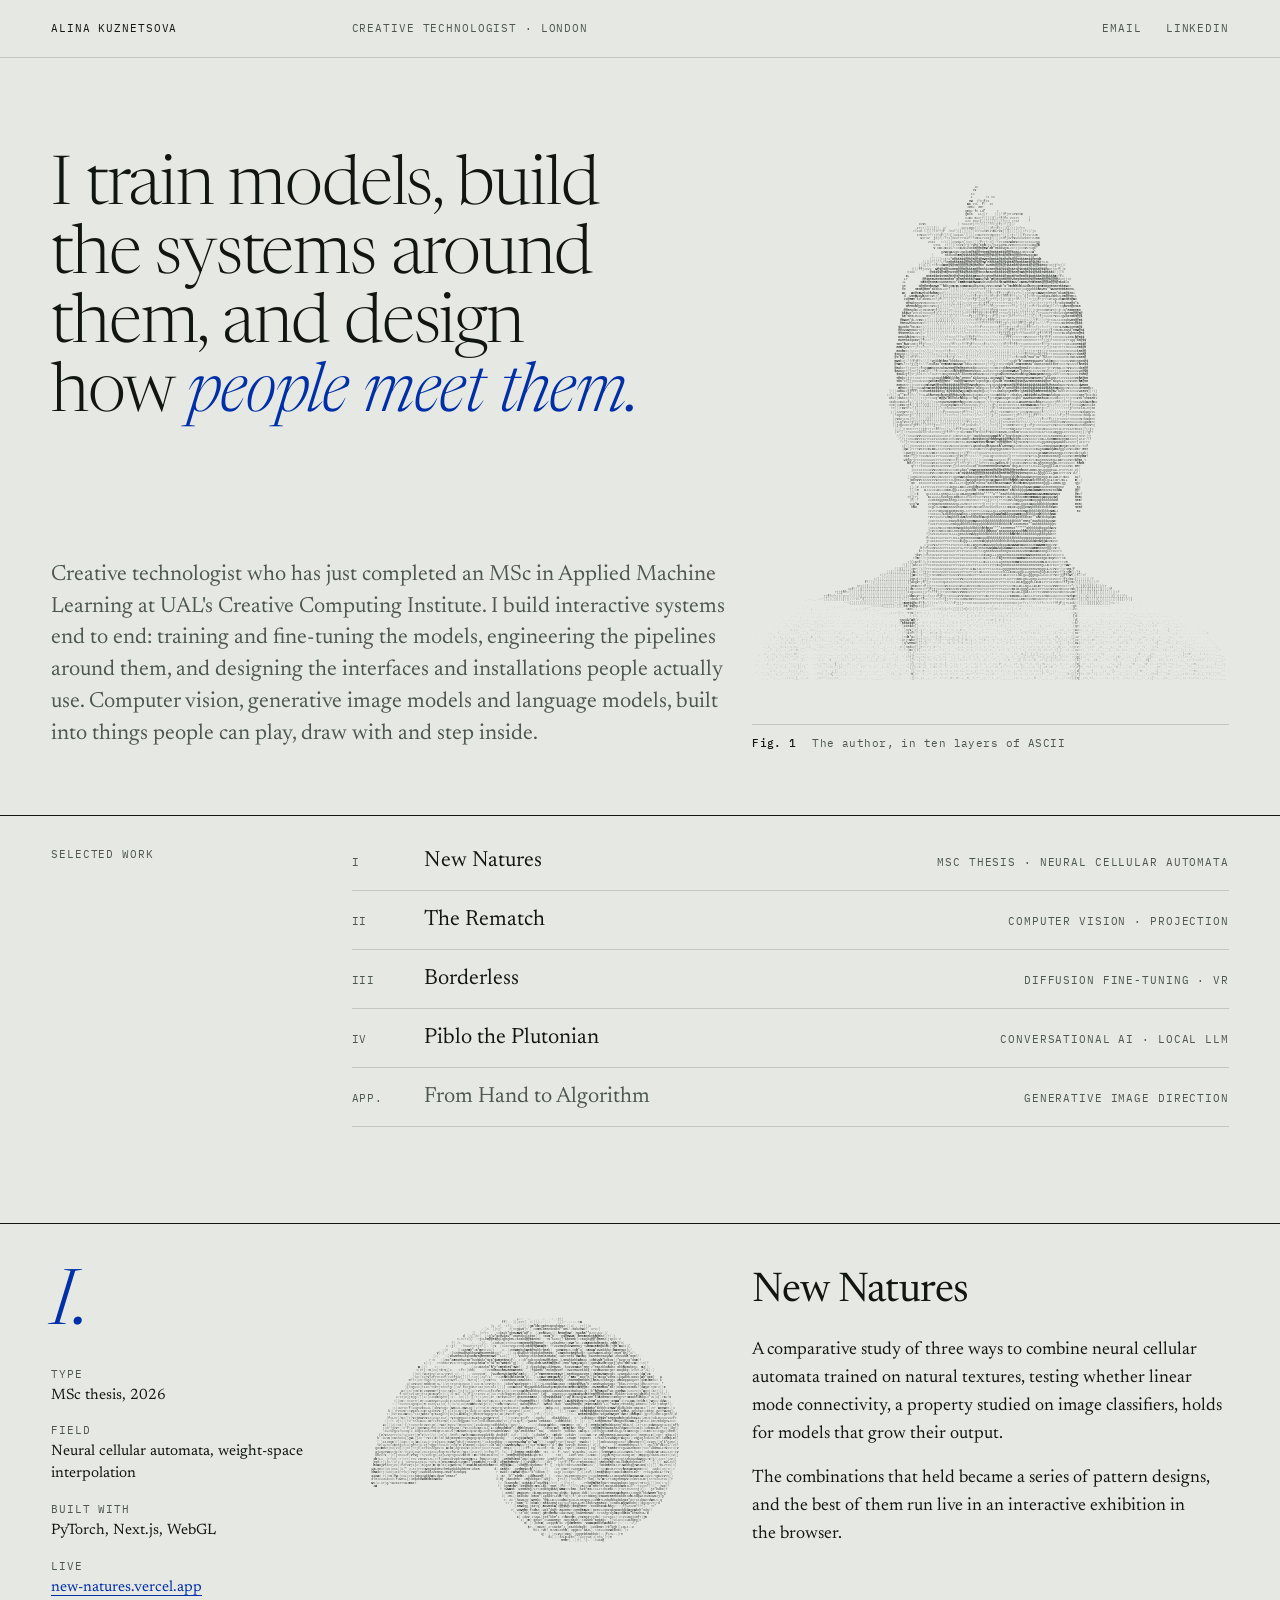
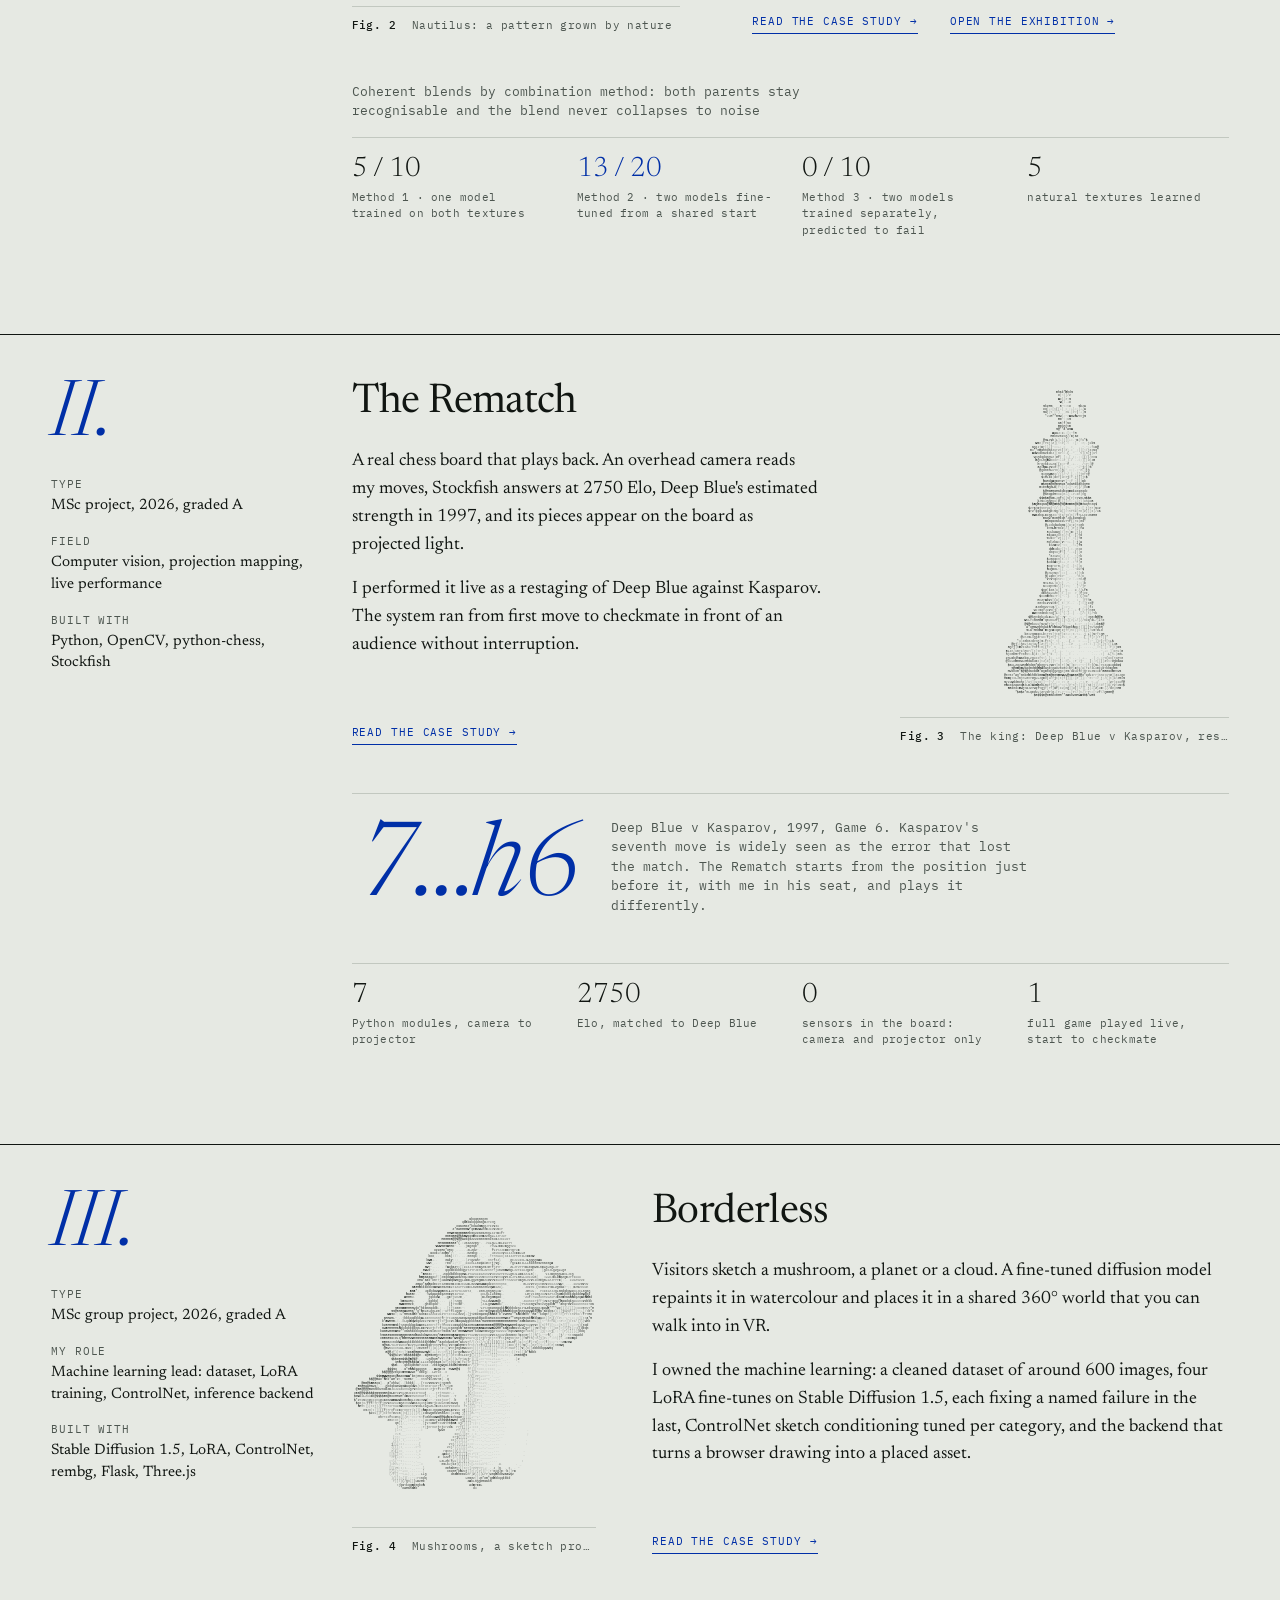
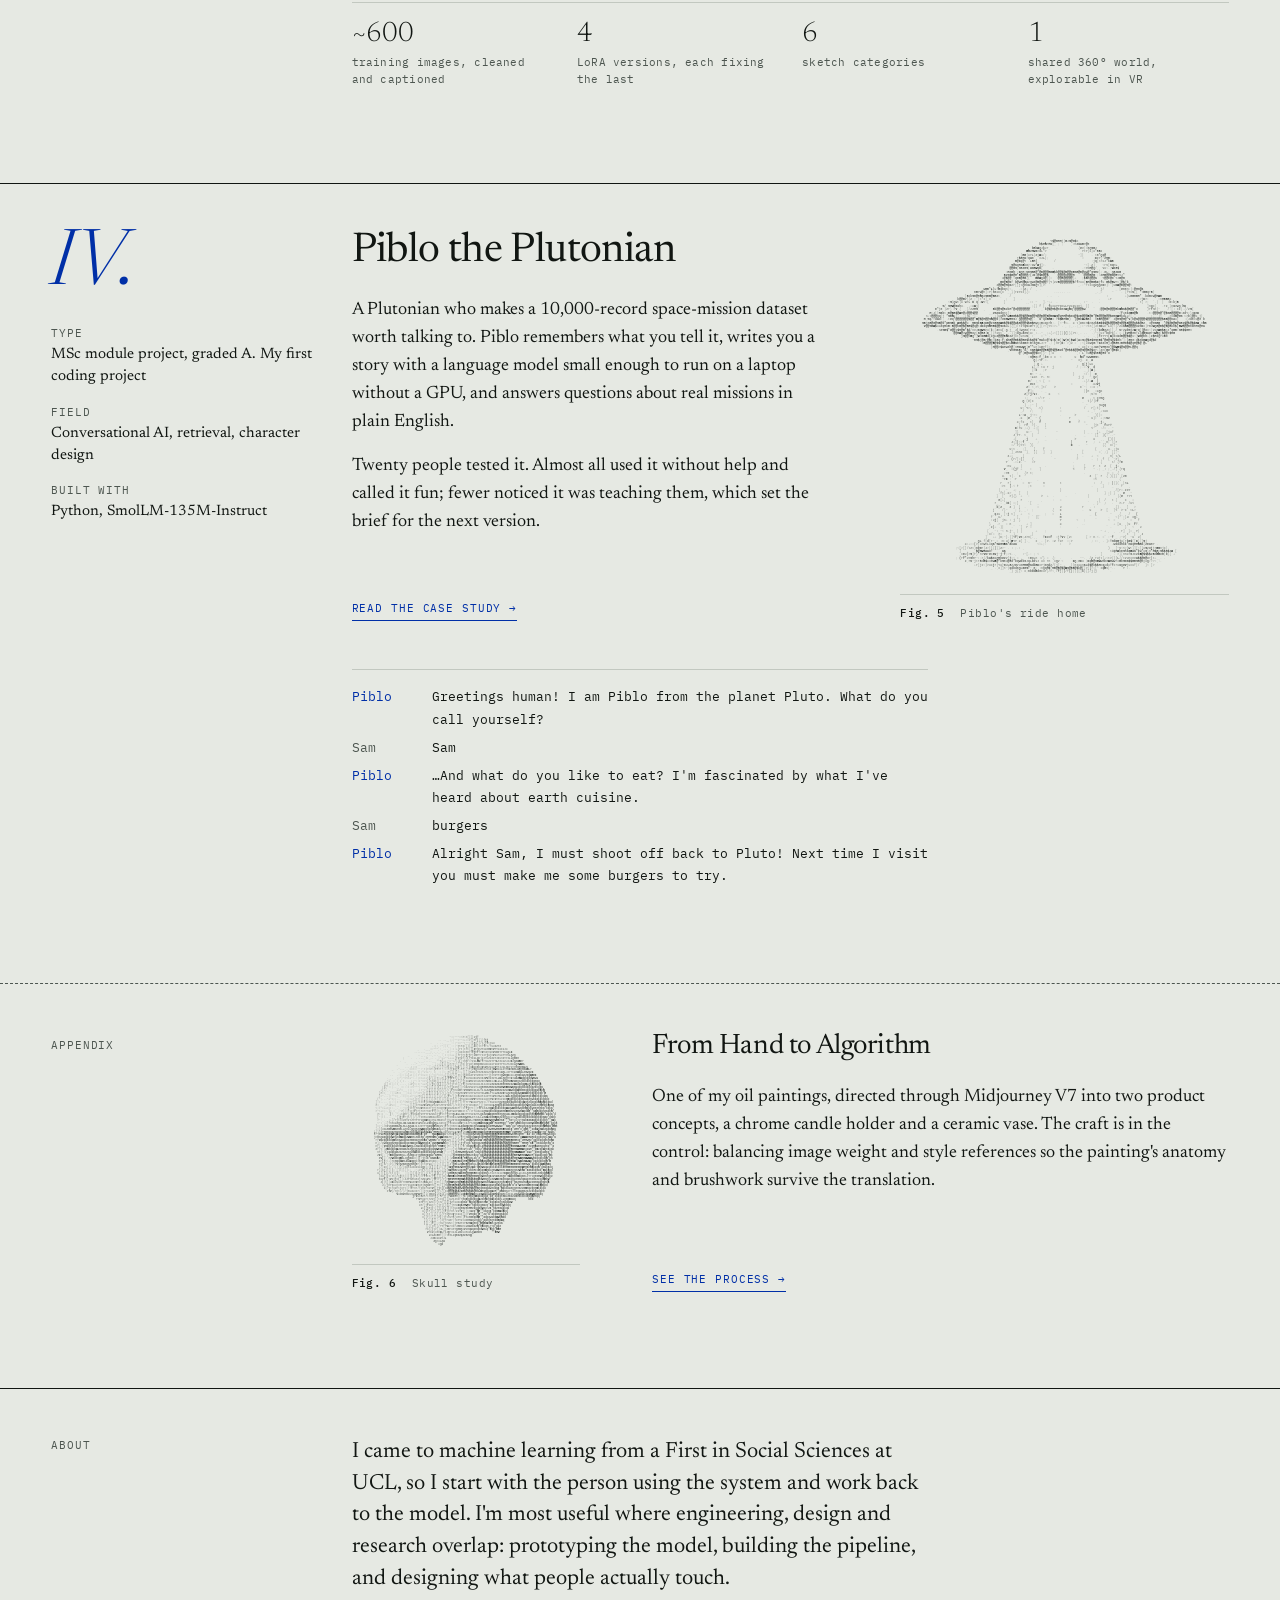
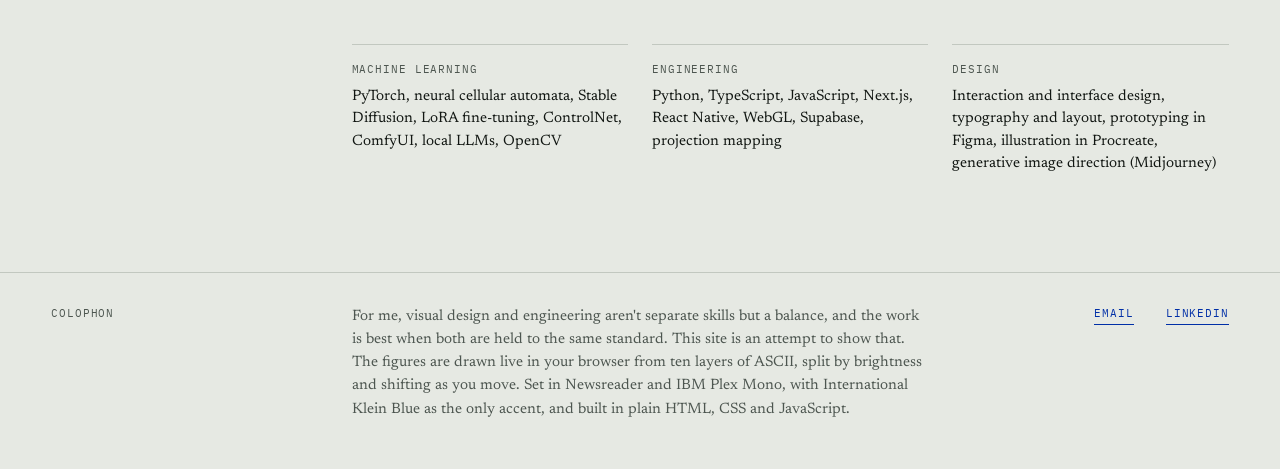
<file: index.html>
<!doctype html>
<html lang="en-GB">
<head>
  <meta charset="utf-8">
  <meta name="viewport" content="width=device-width, initial-scale=1">
  <title>Alina Kuznetsova, creative technologist</title>
  <meta name="description" content="Alina Kuznetsova is a London creative technologist who has just completed an MSc in Applied Machine Learning. Computer vision, diffusion fine-tuning, local LLMs and neural cellular automata, built end to end.">
  <meta property="og:title" content="Alina Kuznetsova, creative technologist">
  <meta property="og:description" content="I train models, build the systems around them, and design how people meet them.">
  <meta property="og:type" content="website">
  <meta name="theme-color" content="#e6e9e3">
  <link rel="icon" href="data:image/svg+xml,%3Csvg xmlns='http://www.w3.org/2000/svg' viewBox='0 0 16 16'%3E%3Crect width='16' height='16' fill='%23002fa7'/%3E%3C/svg%3E">
  <link rel="preconnect" href="https://fonts.googleapis.com">
  <link rel="preconnect" href="https://fonts.gstatic.com" crossorigin>
  <link href="https://fonts.googleapis.com/css2?family=Newsreader:ital,opsz,wght@0,6..72,300..600;1,6..72,300..600&family=IBM+Plex+Mono:wght@400;500&display=swap" rel="stylesheet">
  <link rel="stylesheet" href="css/style.css">
</head>
<body>

  <!-- masthead -->
  <header class="masthead">
    <div class="wrap grid">
      <a class="label mh-name" href="index.html">Alina Kuznetsova</a>
      <span class="label mh-mid">Creative technologist · London</span>
      <nav class="label mh-end" aria-label="Contact">
        <a href="mailto:alinakuznetsova7@gmail.com">Email</a>
        <a href="https://www.linkedin.com/in/alina-kuznetsova-74a386204/" target="_blank" rel="noopener">LinkedIn</a>
      </nav>
    </div>
  </header>

  <main>

    <!-- hero -->
    <section class="wrap grid hero">
      <div class="hero-text">
        <h1 class="h1">I train models, build the systems around them, and design how <em>people meet them.</em></h1>
        <p class="lede">Creative technologist who has just completed an MSc in Applied Machine Learning at UAL's Creative Computing Institute. I build interactive systems end to end: training and fine-tuning the models, engineering the pipelines around them, and designing the interfaces and installations people actually use. Computer vision, generative image models and language models, built into things people can play, draw with and step inside.</p>
      </div>
      <figure class="fig hero-fig">
        <div class="fig-art">
          <div class="ascii" data-ascii="images/portrait.webp" data-h="560" data-fs="3" data-mode="portrait" role="img" aria-label="Portrait of Alina Kuznetsova drawn in layered ASCII characters"></div>
        </div>
        <figcaption class="fig-cap caption"><span><b>Fig. 1</b> The author, in ten layers of ASCII</span></figcaption>
      </figure>
    </section>

    <!-- contents -->
    <nav class="wrap grid contents" aria-label="Projects">
      <span class="label">Selected work</span>
      <ol>
        <li><a href="#new-natures"><span class="label">I</span><span>New Natures</span><span class="label">MSc thesis · Neural cellular automata</span></a></li>
        <li><a href="#rematch"><span class="label">II</span><span>The Rematch</span><span class="label">Computer vision · Projection</span></a></li>
        <li><a href="#borderless"><span class="label">III</span><span>Borderless</span><span class="label">Diffusion fine-tuning · VR</span></a></li>
        <li><a href="#piblo"><span class="label">IV</span><span>Piblo the Plutonian</span><span class="label">Conversational AI · Local LLM</span></a></li>
        <li class="aside"><a href="#midjourney"><span class="label">App.</span><span>From Hand to Algorithm</span><span class="label">Generative image direction</span></a></li>
      </ol>
    </nav>

    <!-- plate i: new natures -->
    <article class="wrap grid plate plate--lead" id="new-natures">
      <div class="plate-meta">
        <span class="numeral">I.</span>
        <dl class="meta">
          <div><dt>Type</dt><dd>MSc thesis, 2026</dd></div>
          <div><dt>Field</dt><dd>Neural cellular automata, weight-space interpolation</dd></div>
          <div><dt>Built with</dt><dd>PyTorch, Next.js, WebGL</dd></div>
          <div><dt>Live</dt><dd><a href="https://new-natures.vercel.app/" target="_blank" rel="noopener">new-natures.vercel.app</a></dd></div>
        </dl>
      </div>
      <figure class="fig plate-art">
        <div class="fig-art">
          <div class="ascii" data-ascii="images/nca.webp" data-h="400" data-fs="3" role="img" aria-label="A nautilus shell cross-section drawn in layered ASCII"></div>
        </div>
        <figcaption class="fig-cap caption"><span><b>Fig. 2</b> Nautilus: a pattern grown by nature</span></figcaption>
      </figure>
      <div class="plate-body">
        <h2 class="plate-title">New Natures</h2>
        <div class="prose">
          <p>A comparative study of three ways to combine neural cellular automata trained on natural textures, testing whether linear mode connectivity, a property studied on image classifiers, holds for models that grow their output.</p>
          <p>The combinations that held became a series of pattern designs, and the best of them run live in an interactive exhibition in the browser.</p>
        </div>
        <div class="links">
          <a class="link" href="new-natures/index.html">Read the case study</a>
          <a class="link" href="https://new-natures.vercel.app/" target="_blank" rel="noopener">Open the exhibition</a>
        </div>
      </div>
      <div class="plate-extra">
        <div class="data-block">
          <span class="caption">Coherent blends by combination method: both parents stay recognisable and the blend never collapses to noise</span>
          <div class="data">
            <div><b>5 / 10</b><span class="label">Method 1 · one model trained on both textures</span></div>
            <div class="hl"><b>13 / 20</b><span class="label">Method 2 · two models fine-tuned from a shared start</span></div>
            <div><b>0 / 10</b><span class="label">Method 3 · two models trained separately, predicted to fail</span></div>
            <div><b>5</b><span class="label">natural textures learned</span></div>
          </div>
        </div>
      </div>
    </article>

    <!-- plate ii: the rematch -->
    <article class="wrap grid plate plate--right" id="rematch">
      <div class="plate-meta">
        <span class="numeral">II.</span>
        <dl class="meta">
          <div><dt>Type</dt><dd>MSc project, 2026, graded A</dd></div>
          <div><dt>Field</dt><dd>Computer vision, projection mapping, live performance</dd></div>
          <div><dt>Built with</dt><dd>Python, OpenCV, python-chess, Stockfish</dd></div>
        </dl>
      </div>
      <div class="plate-body">
        <h2 class="plate-title">The Rematch</h2>
        <div class="prose">
          <p>A real chess board that plays back. An overhead camera reads my moves, Stockfish answers at 2750 Elo, Deep Blue's estimated strength in 1997, and its pieces appear on the board as projected light.</p>
          <p>I performed it live as a restaging of Deep Blue against Kasparov. The system ran from first move to checkmate in front of an audience without interruption.</p>
        </div>
        <div class="links"><a class="link" href="rematch/index.html">Read the case study</a></div>
      </div>
      <figure class="fig plate-art">
        <div class="fig-art">
          <div class="ascii" data-ascii="images/chess.webp" data-h="400" data-fs="3" role="img" aria-label="A chess king drawn in layered ASCII"></div>
        </div>
        <figcaption class="fig-cap caption"><span><b>Fig. 3</b> The king: Deep Blue v Kasparov, restaged</span></figcaption>
      </figure>
      <div class="plate-extra">
        <div class="exhibit">
          <span class="exhibit-big">7…h6</span>
          <p class="caption" style="max-width:52ch">Deep Blue v Kasparov, 1997, Game 6. Kasparov's seventh move is widely seen as the error that lost the match. The Rematch starts from the position just before it, with me in his seat, and plays it differently.</p>
        </div>
        <div class="data">
          <div><b>7</b><span class="label">Python modules, camera to projector</span></div>
          <div><b>2750</b><span class="label">Elo, matched to Deep Blue</span></div>
          <div><b>0</b><span class="label">sensors in the board: camera and projector only</span></div>
          <div><b>1</b><span class="label">full game played live, start to checkmate</span></div></div>
        </div>
      </div>
    </article>

    <!-- plate iii: borderless -->
    <article class="wrap grid plate plate--split" id="borderless">
      <div class="plate-meta">
        <span class="numeral">III.</span>
        <dl class="meta">
          <div><dt>Type</dt><dd>MSc group project, 2026, graded A</dd></div>
          <div><dt>My role</dt><dd>Machine learning lead: dataset, LoRA training, ControlNet, inference backend</dd></div>
          <div><dt>Built with</dt><dd>Stable Diffusion 1.5, LoRA, ControlNet, rembg, Flask, Three.js</dd></div>
        </dl>
      </div>
      <figure class="fig plate-art">
        <div class="fig-art">
          <div class="ascii" data-ascii="images/mush.webp" data-h="380" data-fs="3" role="img" aria-label="Two mushrooms drawn in layered ASCII"></div>
        </div>
        <figcaption class="fig-cap caption"><span><b>Fig. 4</b> Mushrooms, a sketch prompt</span></figcaption>
      </figure>
      <div class="plate-body">
        <h2 class="plate-title">Borderless</h2>
        <div class="prose">
          <p>Visitors sketch a mushroom, a planet or a cloud. A fine-tuned diffusion model repaints it in watercolour and places it in a shared 360° world that you can walk into in VR.</p>
          <p>I owned the machine learning: a cleaned dataset of around 600 images, four LoRA fine-tunes on Stable Diffusion 1.5, each fixing a named failure in the last, ControlNet sketch conditioning tuned per category, and the backend that turns a browser drawing into a placed asset.</p>
        </div>
        <div class="links"><a class="link" href="borderless/index.html">Read the case study</a></div>
      </div>
      <div class="plate-extra">
        <div class="data">
          <div><b>~600</b><span class="label">training images, cleaned and captioned</span></div>
          <div><b>4</b><span class="label">LoRA versions, each fixing the last</span></div>
          <div><b>6</b><span class="label">sketch categories</span></div>
          <div><b>1</b><span class="label">shared 360° world, explorable in VR</span></div>
        </div>
      </div>
    </article>

    <!-- plate iv: piblo -->
    <article class="wrap grid plate plate--right" id="piblo">
      <div class="plate-meta">
        <span class="numeral">IV.</span>
        <dl class="meta">
          <div><dt>Type</dt><dd>MSc module project, graded A. My first coding project</dd></div>
          <div><dt>Field</dt><dd>Conversational AI, retrieval, character design</dd></div>
          <div><dt>Built with</dt><dd>Python, SmolLM-135M-Instruct</dd></div>
        </dl>
      </div>
      <div class="plate-body">
        <h2 class="plate-title">Piblo the Plutonian</h2>
        <div class="prose">
          <p>A Plutonian who makes a 10,000-record space-mission dataset worth talking to. Piblo remembers what you tell it, writes you a story with a language model small enough to run on a laptop without a GPU, and answers questions about real missions in plain English.</p>
          <p>Twenty people tested it. Almost all used it without help and called it fun; fewer noticed it was teaching them, which set the brief for the next version.</p>
        </div>
        <div class="links"><a class="link" href="piblo/index.html">Read the case study</a></div>
      </div>
      <figure class="fig plate-art">
        <div class="fig-art">
          <div class="ascii" data-ascii="images/ufo.webp" data-h="360" data-fs="3" role="img" aria-label="A flying saucer with a tractor beam drawn in layered ASCII"></div>
        </div>
        <figcaption class="fig-cap caption"><span><b>Fig. 5</b> Piblo's ride home</span></figcaption>
      </figure>
      <div class="plate-extra">
        <div class="transcript" aria-label="Excerpt from a real Piblo session">
          <p class="bot"><span class="who">Piblo</span><span>Greetings human! I am Piblo from the planet Pluto. What do you call yourself?</span></p>
          <p><span class="who">Sam</span><span>Sam</span></p>
          <p class="bot"><span class="who">Piblo</span><span>…And what do you like to eat? I'm fascinated by what I've heard about earth cuisine.</span></p>
          <p><span class="who">Sam</span><span>burgers</span></p>
          <p class="bot"><span class="who">Piblo</span><span>Alright Sam, I must shoot off back to Pluto! Next time I visit you must make me some burgers to try.</span></p>
        </div>
      </div>
    </article>

    <!-- appendix: from hand to algorithm -->
    <article class="wrap grid appendix" id="midjourney">
      <div class="appendix-meta"><span class="label">Appendix</span></div>
      <figure class="fig appendix-art">
        <div class="fig-art">
          <div class="ascii" data-ascii="images/skull.webp" data-h="260" data-fs="2.6" role="img" aria-label="A skull drawn in layered ASCII"></div>
        </div>
        <figcaption class="fig-cap caption"><span><b>Fig. 6</b> Skull study</span></figcaption>
      </figure>
      <div class="appendix-body">
        <h2 class="plate-title">From Hand to Algorithm</h2>
        <div class="prose">
          <p>One of my oil paintings, directed through Midjourney V7 into two product concepts, a chrome candle holder and a ceramic vase. The craft is in the control: balancing image weight and style references so the painting's anatomy and brushwork survive the translation.</p>
        </div>
        <div class="links"><a class="link" href="midjourney/index.html">See the process</a></div>
      </div>
    </article>

    <!-- about -->
    <section class="wrap grid about" id="about">
      <span class="label">About</span>
      <div class="about-body">
        <p class="lede">I came to machine learning from a First in Social Sciences at UCL, so I start with the person using the system and work back to the model. I'm most useful where engineering, design and research overlap: prototyping the model, building the pipeline, and designing what people actually touch.</p>
      </div>
      <div class="caps">
        <div><span class="label">Machine learning</span><p>PyTorch, neural cellular automata, Stable Diffusion, LoRA fine-tuning, ControlNet, ComfyUI, local LLMs, OpenCV</p></div>
        <div><span class="label">Engineering</span><p>Python, TypeScript, JavaScript, Next.js, React Native, WebGL, Supabase, projection mapping</p></div>
        <div><span class="label">Design</span><p>Interaction and interface design, typography and layout, prototyping in Figma, illustration in Procreate, generative image direction (Midjourney)</p></div>
      </div>
    </section>

  </main>

  <!-- colophon -->
  <footer class="wrap grid colophon">
    <span class="label">Colophon</span>
    <p>For me, visual design and engineering aren't separate skills but a balance, and the work is best when both are held to the same standard. This site is an attempt to show that. The figures are drawn live in your browser from ten layers of ASCII, split by brightness and shifting as you move. Set in Newsreader and IBM Plex Mono, with International Klein Blue as the only accent, and built in plain HTML, CSS and JavaScript.</p>
    <nav class="links label" aria-label="Contact">
      <a class="link plain" href="mailto:alinakuznetsova7@gmail.com">Email</a>
      <a class="link plain" href="https://www.linkedin.com/in/alina-kuznetsova-74a386204/" target="_blank" rel="noopener">LinkedIn</a>
    </nav>
  </footer>

  <script src="js/main.js"></script>
</body>
</html>
</file>
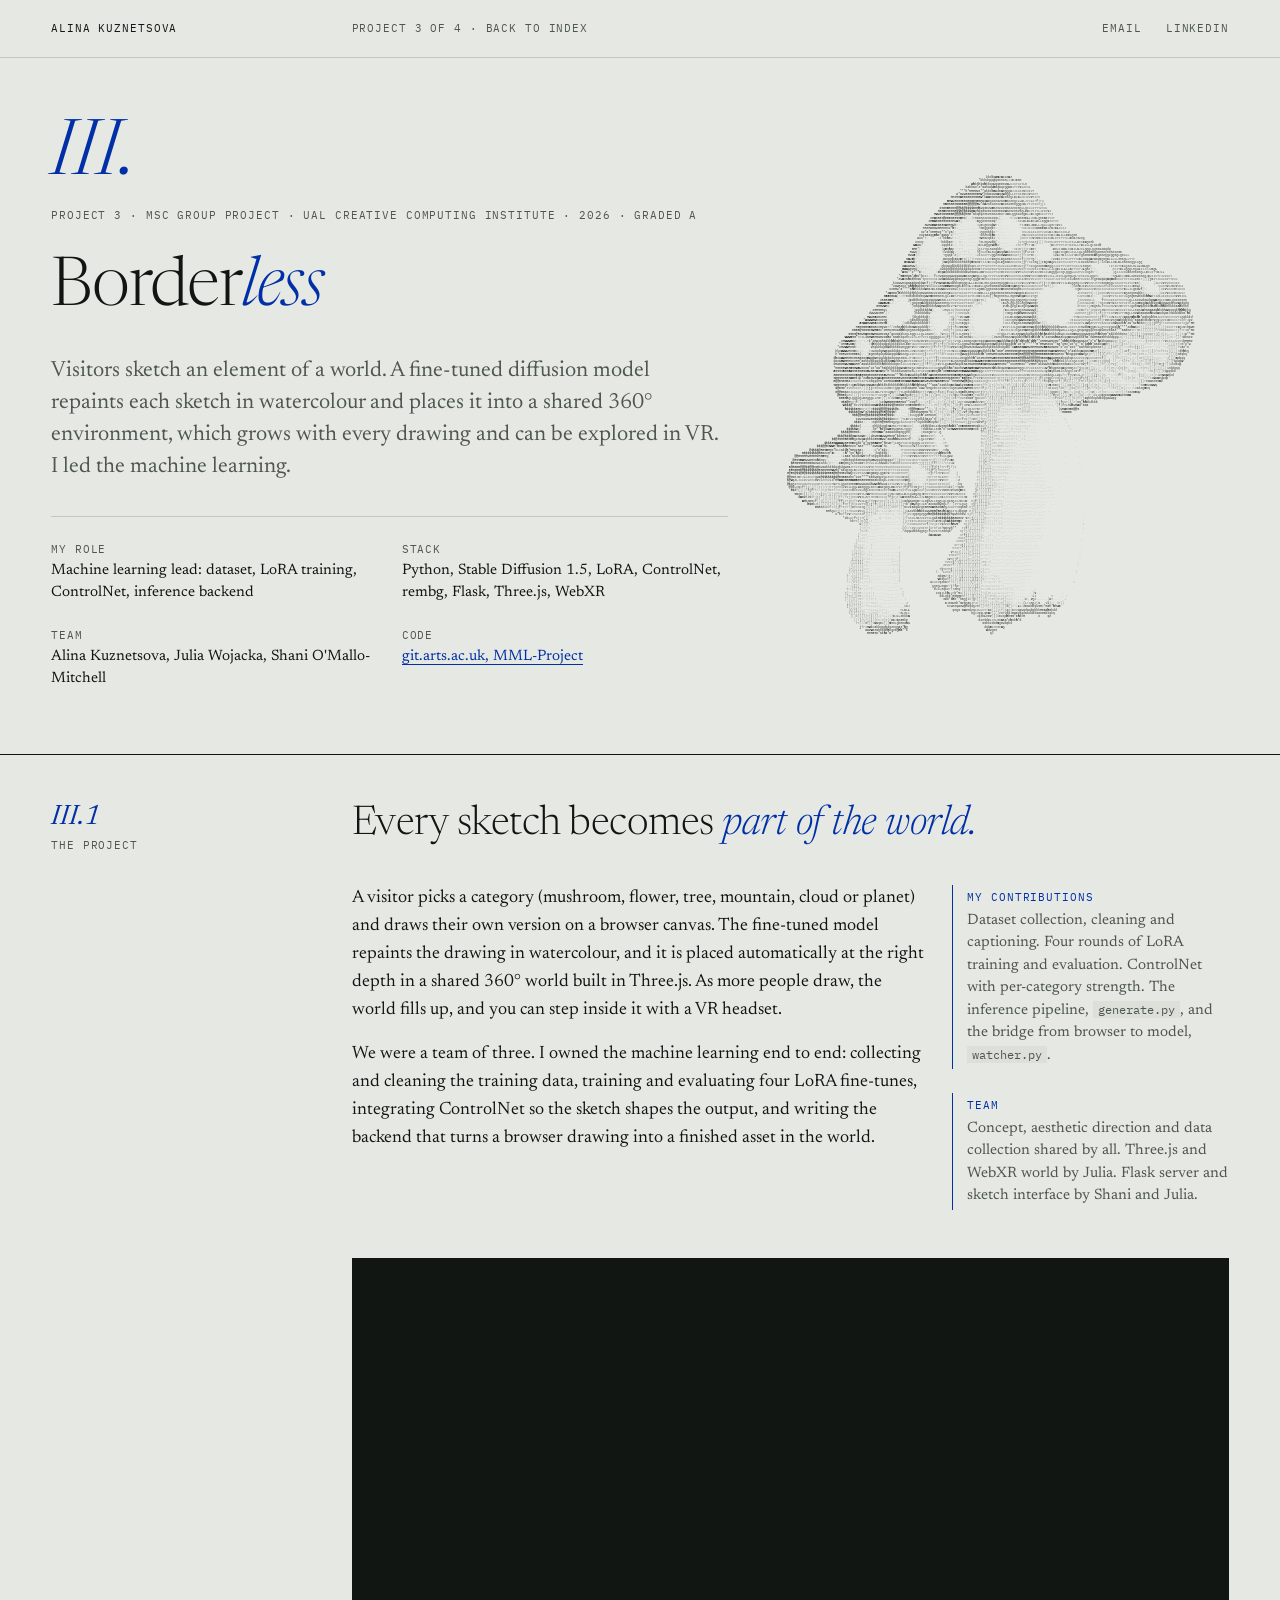
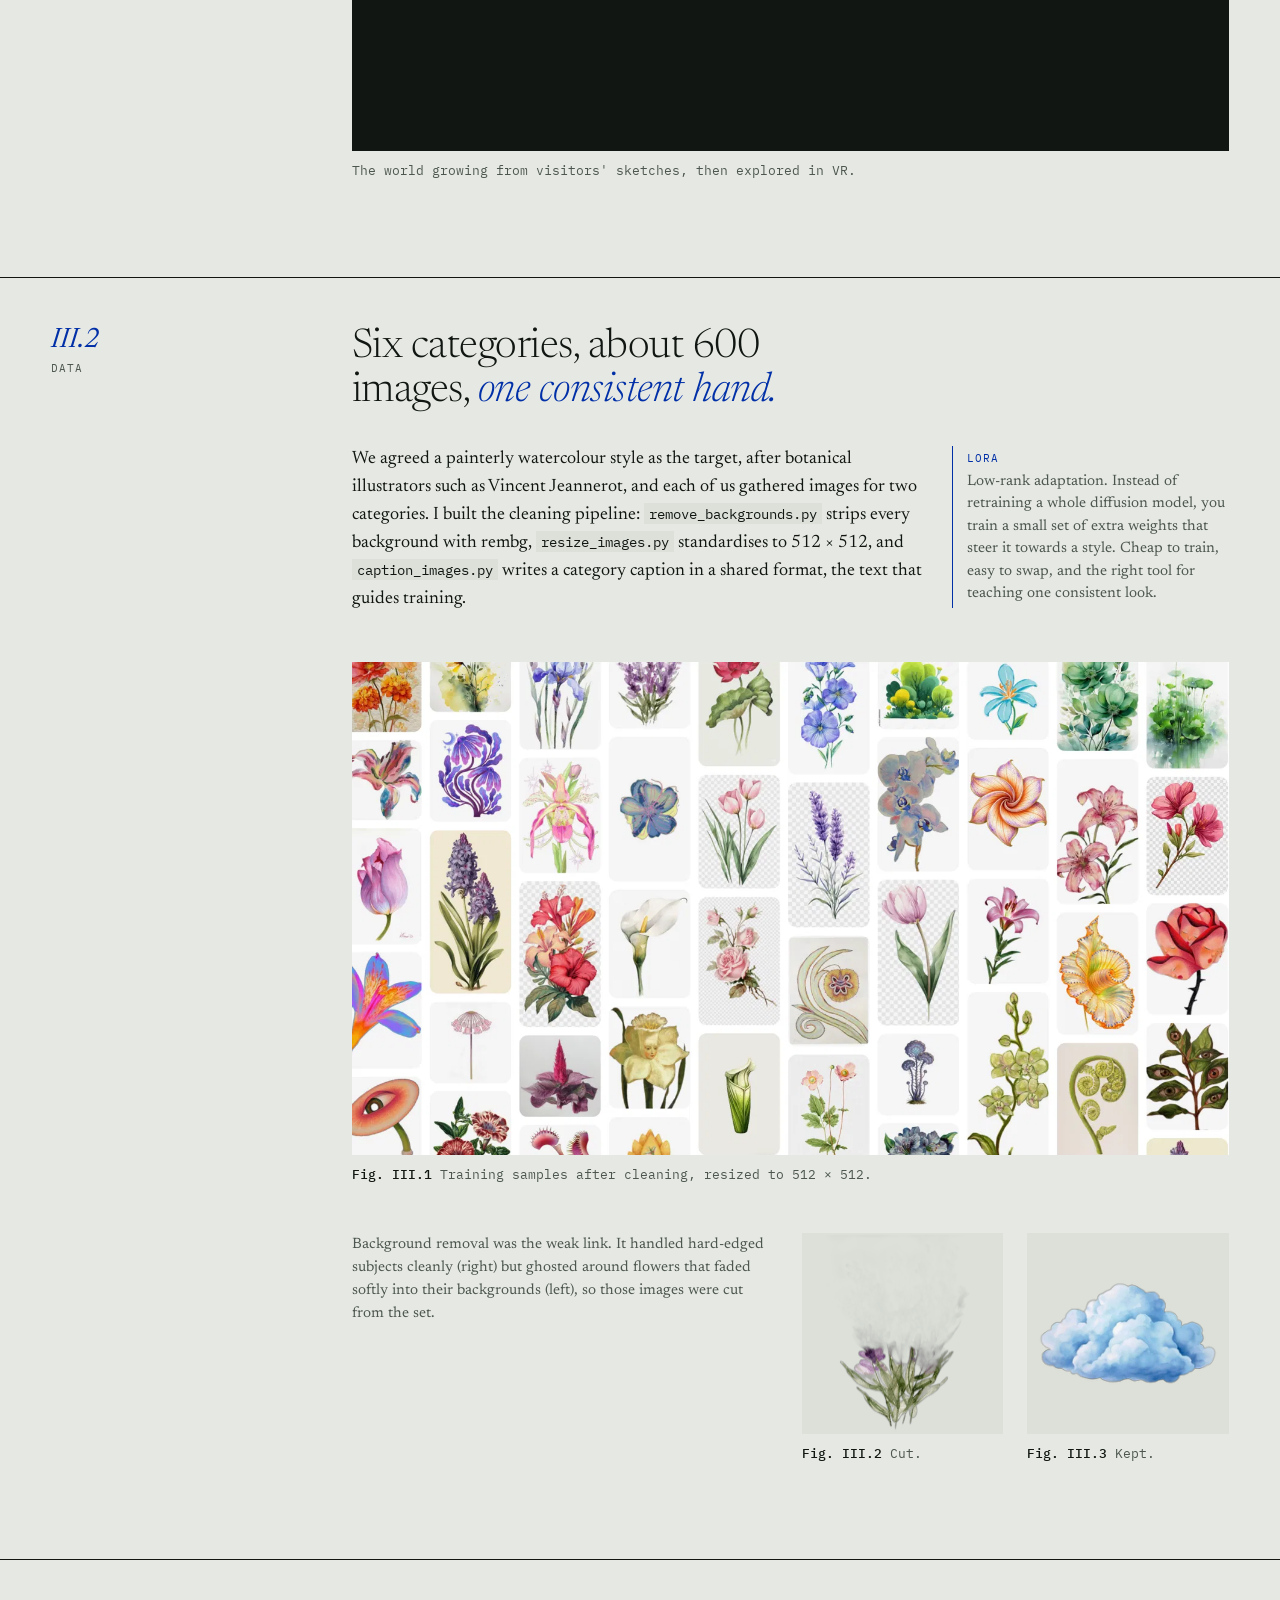
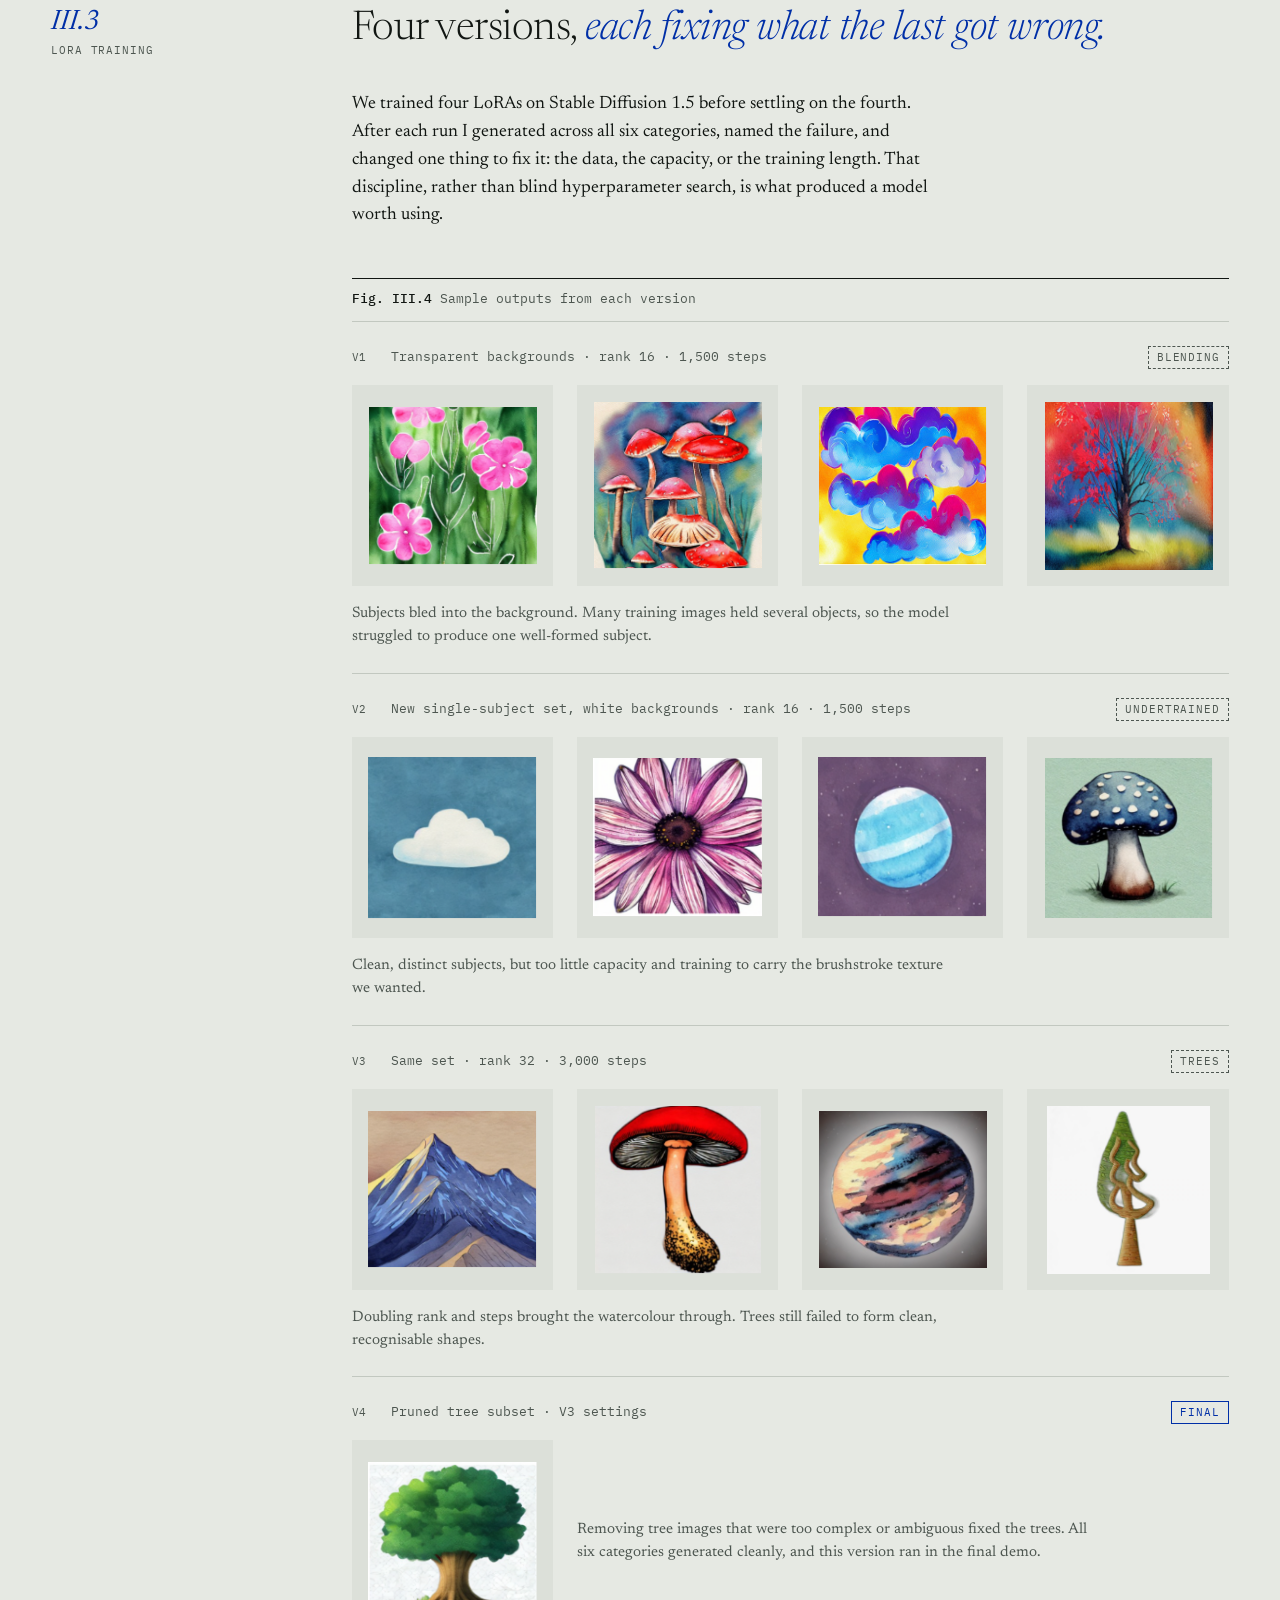
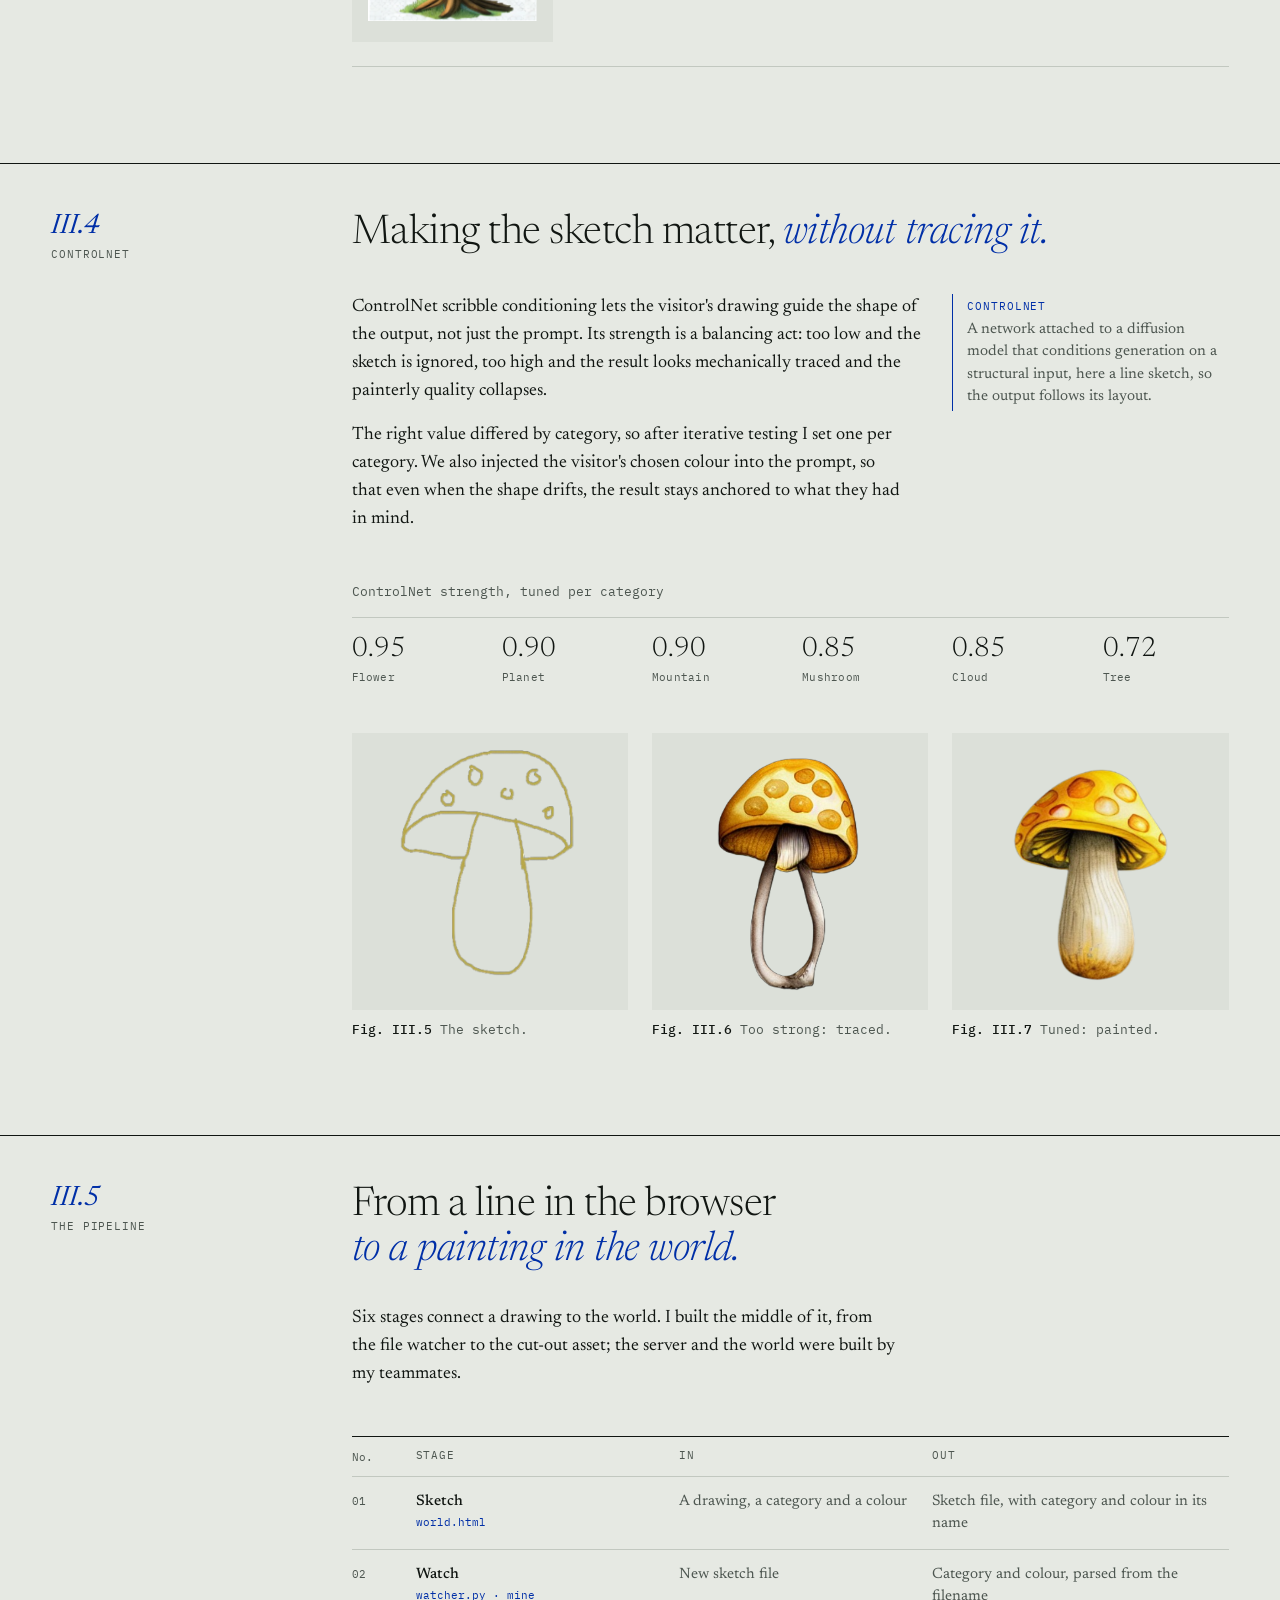
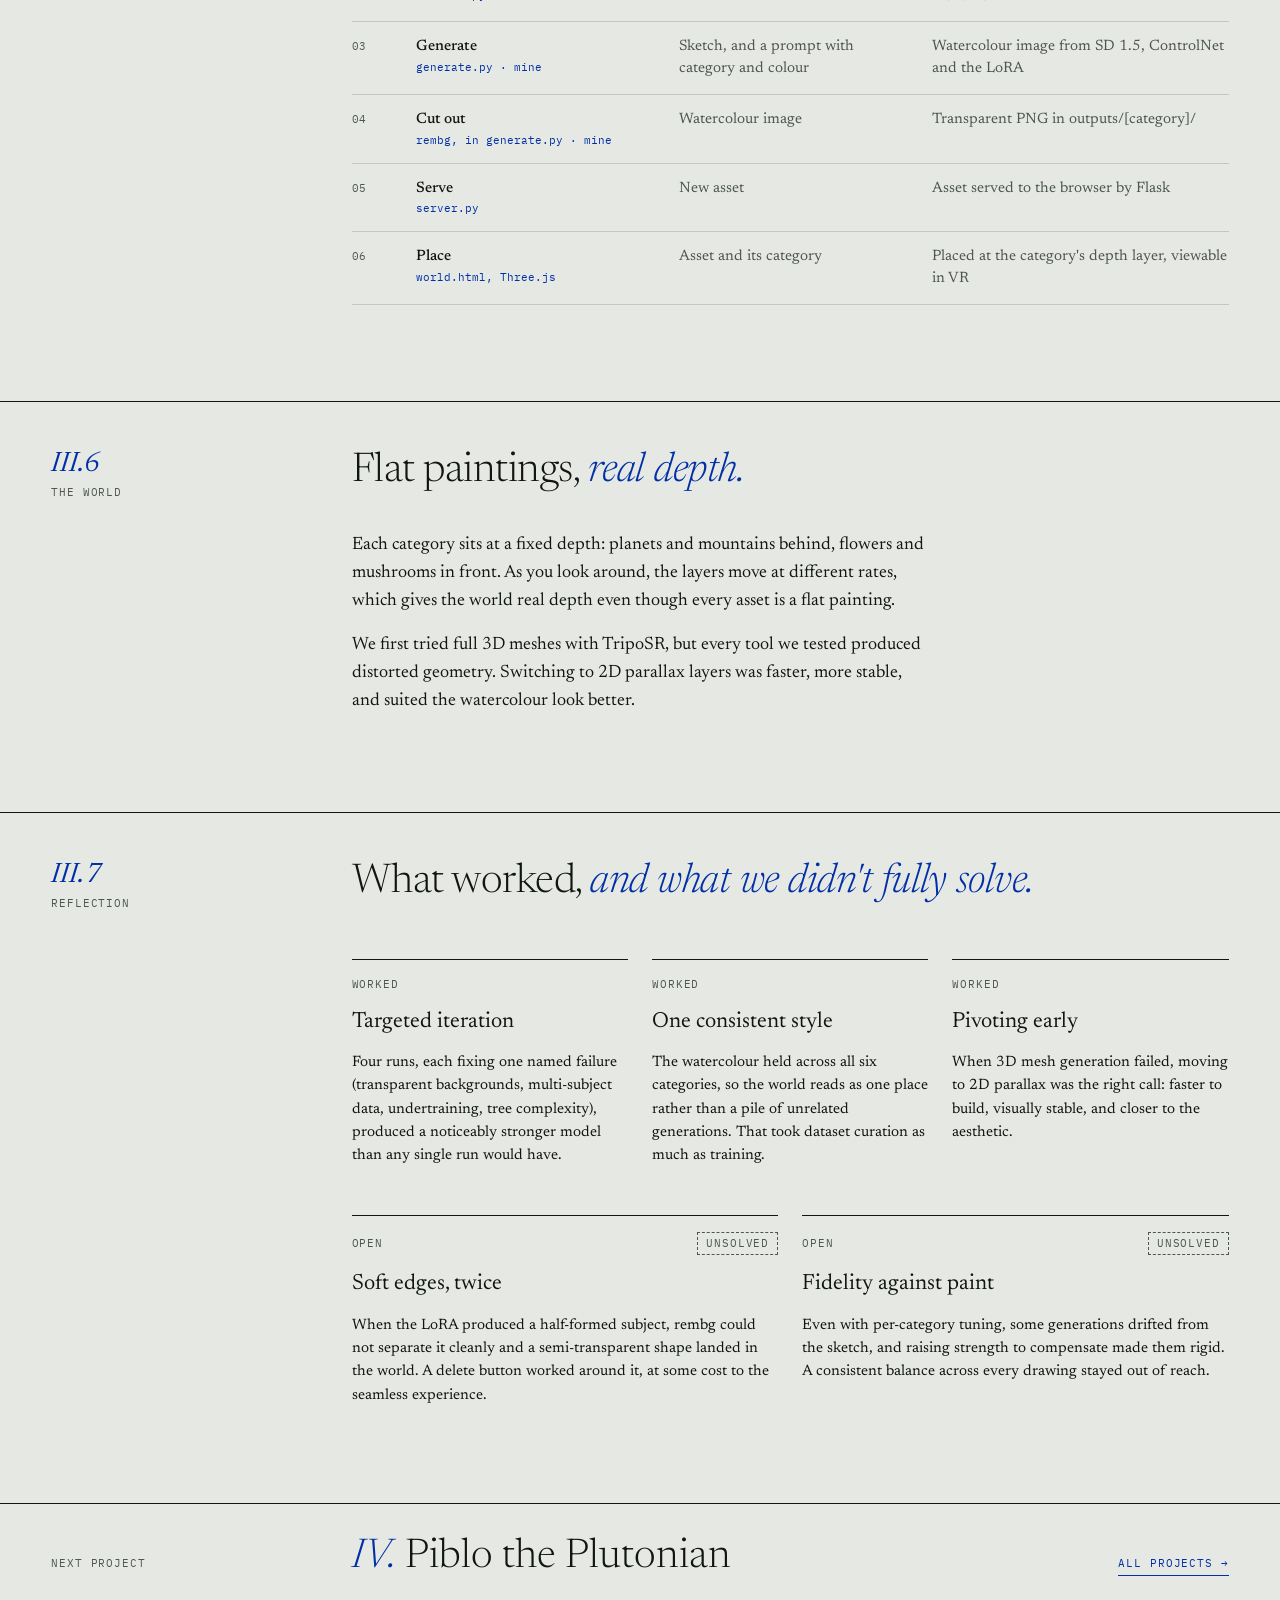
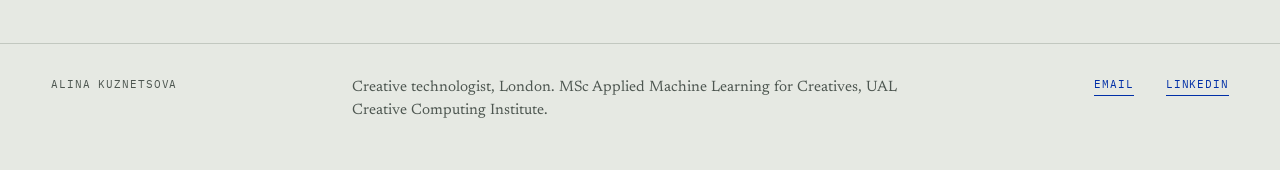
<file: borderless/index.html>
<!doctype html>
<html lang="en-GB">
<head>
  <meta charset="utf-8">
  <meta name="viewport" content="width=device-width, initial-scale=1">
  <title>Borderless, Alina Kuznetsova</title>
  <meta name="description" content="A shared VR world grown from visitors' sketches. I led the machine learning: dataset, four LoRA fine-tunes on Stable Diffusion 1.5, per-category ControlNet conditioning and the inference backend.">
  <meta property="og:title" content="Borderless, Alina Kuznetsova">
  <meta property="og:description" content="Every sketch becomes part of the world: visitors draw, a fine-tuned diffusion model paints, and a shared 360° world grows.">
  <meta name="theme-color" content="#e6e9e3">
  <link rel="icon" href="data:image/svg+xml,%3Csvg xmlns='http://www.w3.org/2000/svg' viewBox='0 0 16 16'%3E%3Crect width='16' height='16' fill='%23002fa7'/%3E%3C/svg%3E">
  <link rel="preconnect" href="https://fonts.googleapis.com">
  <link rel="preconnect" href="https://fonts.gstatic.com" crossorigin>
  <link href="https://fonts.googleapis.com/css2?family=Newsreader:ital,opsz,wght@0,6..72,300..600;1,6..72,300..600&family=IBM+Plex+Mono:wght@400;500&display=swap" rel="stylesheet">
  <link rel="stylesheet" href="../css/style.css">
</head>
<body>

  <header class="masthead">
    <div class="wrap grid">
      <a class="label mh-name" href="../index.html">Alina Kuznetsova</a>
      <a class="label mh-mid" href="../index.html#borderless">Project 3 of 4 · Back to index</a>
      <nav class="label mh-end" aria-label="Contact">
        <a href="mailto:alinakuznetsova7@gmail.com">Email</a>
        <a href="https://www.linkedin.com/in/alina-kuznetsova-74a386204/" target="_blank" rel="noopener">LinkedIn</a>
      </nav>
    </div>
  </header>

  <main>

    <!-- hero -->
    <section class="wrap grid cs-hero">
      <div class="cs-hero-text">
        <span class="numeral">III.</span>
        <span class="label">Project 3 · MSc group project · UAL Creative Computing Institute · 2026 · Graded A</span>
        <h1 class="h1">Border<em>less</em></h1>
        <p class="lede">Visitors sketch an element of a world. A fine-tuned diffusion model repaints each sketch in watercolour and places it into a shared 360° environment, which grows with every drawing and can be explored in VR. I led the machine learning.</p>
        <dl class="meta">
          <div><dt>My role</dt><dd>Machine learning lead: dataset, LoRA training, ControlNet, inference backend</dd></div>
          <div><dt>Stack</dt><dd>Python, Stable Diffusion 1.5, LoRA, ControlNet, rembg, Flask, Three.js, WebXR</dd></div>
          <div><dt>Team</dt><dd>Alina Kuznetsova, Julia Wojacka, Shani O'Mallo-Mitchell</dd></div>
          <div><dt>Code</dt><dd><a href="https://git.arts.ac.uk/a-kuznetsova0620251/MML-Project" target="_blank" rel="noopener">git.arts.ac.uk, MML-Project</a></dd></div>
        </dl>
      </div>
      <figure class="fig cs-hero-fig">
        <div class="fig-art">
          <div class="ascii" data-ascii="../images/mush.webp" data-h="460" data-fs="3" role="img" aria-label="Two mushrooms drawn in layered ASCII"></div>
        </div>
      </figure>
    </section>

    <!-- iii.1 the project -->
    <section class="wrap grid sec" id="project">
      <div class="sec-label"><span class="n">III.1</span><span class="label">The project</span></div>
      <h2 class="h2 sec-head">Every sketch becomes <em>part of the world.</em></h2>
      <div class="sec-body prose">
        <p>A visitor picks a category (mushroom, flower, tree, mountain, cloud or planet) and draws their own version on a browser canvas. The fine-tuned model repaints the drawing in watercolour, and it is placed automatically at the right depth in a shared 360° world built in Three.js. As more people draw, the world fills up, and you can step inside it with a VR headset.</p>
        <p>We were a team of three. I owned the machine learning end to end: collecting and cleaning the training data, training and evaluating four LoRA fine-tunes, integrating ControlNet so the sketch shapes the output, and writing the backend that turns a browser drawing into a finished asset in the world.</p>
      </div>
      <aside class="sec-note">
        <p class="note"><span class="label">My contributions</span>Dataset collection, cleaning and captioning. Four rounds of LoRA training and evaluation. ControlNet with per-category strength. The inference pipeline, <code>generate.py</code>, and the bridge from browser to model, <code>watcher.py</code>.</p>
        <p class="note"><span class="label">Team</span>Concept, aesthetic direction and data collection shared by all. Three.js and WebXR world by Julia. Flask server and sketch interface by Shani and Julia.</p>
      </aside>
      <figure class="sec-wide figure">
        <div class="video">
          <iframe src="https://www.youtube.com/embed/UGnjwAQh8FY?rel=0" title="Borderless, demo" loading="lazy" referrerpolicy="strict-origin-when-cross-origin" allow="accelerometer; clipboard-write; encrypted-media; gyroscope; picture-in-picture; web-share" allowfullscreen></iframe>
        </div>
        <figcaption class="caption">The world growing from visitors' sketches, then explored in VR.</figcaption>
      </figure>
    </section>

    <!-- iii.2 data -->
    <section class="wrap grid sec" id="data">
      <div class="sec-label"><span class="n">III.2</span><span class="label">Data</span></div>
      <h2 class="h2 sec-head">Six categories, about 600 images, <em>one consistent hand.</em></h2>
      <div class="sec-body prose">
        <p>We agreed a painterly watercolour style as the target, after botanical illustrators such as Vincent Jeannerot, and each of us gathered images for two categories. I built the cleaning pipeline: <code>remove_backgrounds.py</code> strips every background with rembg, <code>resize_images.py</code> standardises to 512 × 512, and <code>caption_images.py</code> writes a category caption in a shared format, the text that guides training.</p>
      </div>
      <aside class="sec-note">
        <p class="note"><span class="label">LoRA</span>Low-rank adaptation. Instead of retraining a whole diffusion model, you train a small set of extra weights that steer it towards a style. Cheap to train, easy to swap, and the right tool for teaching one consistent look.</p>
      </aside>
      <figure class="sec-wide figure">
        <img src="images/dataset-grid.jpg" alt="Grid of cleaned training images: watercolour mushrooms, flowers, clouds and trees" width="1456" height="819" loading="lazy">
        <figcaption class="caption"><b>Fig. III.1</b> Training samples after cleaning, resized to 512 × 512.</figcaption>
      </figure>
      <div class="sec-wide figrow four">
        <p class="figtext">Background removal was the weak link. It handled hard-edged subjects cleanly (right) but ghosted around flowers that faded softly into their backgrounds (left), so those images were cut from the set.</p>
        <figure>
          <img class="ar-1" src="images/rembg-bad-1.png" alt="A flower with ghosting around its soft edges after background removal" width="162" height="202" loading="lazy">
          <figcaption class="caption"><b>Fig. III.2</b> Cut.</figcaption>
        </figure>
        <figure>
          <img class="ar-1" src="images/rembg-good-1.png" alt="A cleanly cut-out subject with a hard edge" width="224" height="222" loading="lazy">
          <figcaption class="caption"><b>Fig. III.3</b> Kept.</figcaption>
        </figure>
      </div>
    </section>

    <!-- iii.3 lora -->
    <section class="wrap grid sec" id="lora">
      <div class="sec-label"><span class="n">III.3</span><span class="label">LoRA training</span></div>
      <h2 class="h2 sec-head">Four versions, <em>each fixing what the last got wrong.</em></h2>
      <div class="sec-body prose">
        <p>We trained four LoRAs on Stable Diffusion 1.5 before settling on the fourth. After each run I generated across all six categories, named the failure, and changed one thing to fix it: the data, the capacity, or the training length. That discipline, rather than blind hyperparameter search, is what produced a model worth using.</p>
      </div>
      <figure class="sec-wide chart-fig">
        <div class="chart-head"><span class="caption"><b>Fig. III.4</b> Sample outputs from each version</span></div>
        <ol class="ruled versions">
          <li>
            <div class="version-head"><span class="label">V1</span><span class="caption">Transparent backgrounds · rank 16 · 1,500 steps</span><span class="verdict fails">Blending</span></div>
            <div class="specimens four contain">
              <img src="images/lora-v1-1.png" alt="V1 output" width="182" height="172" loading="lazy">
              <img src="images/lora-v1-2.png" alt="V1 output" width="174" height="172" loading="lazy">
              <img src="images/lora-v1-3.png" alt="V1 output" width="182" height="172" loading="lazy">
              <img src="images/lora-v1-4.png" alt="V1 output" width="172" height="172" loading="lazy">
            </div>
            <p class="version-note">Subjects bled into the background. Many training images held several objects, so the model struggled to produce one well-formed subject.</p>
          </li>
          <li>
            <div class="version-head"><span class="label">V2</span><span class="caption">New single-subject set, white backgrounds · rank 16 · 1,500 steps</span><span class="verdict fails">Undertrained</span></div>
            <div class="specimens four contain">
              <img src="images/lora-v2-1.png" alt="V2 output" width="182" height="176" loading="lazy">
              <img src="images/lora-v2-2.png" alt="V2 output" width="180" height="170" loading="lazy">
              <img src="images/lora-v2-3.png" alt="V2 output" width="182" height="172" loading="lazy">
              <img src="images/lora-v2-4.png" alt="V2 output" width="178" height="170" loading="lazy">
            </div>
            <p class="version-note">Clean, distinct subjects, but too little capacity and training to carry the brushstroke texture we wanted.</p>
          </li>
          <li>
            <div class="version-head"><span class="label">V3</span><span class="caption">Same set · rank 32 · 3,000 steps</span><span class="verdict fails">Trees</span></div>
            <div class="specimens four contain">
              <img src="images/lora-v3-1.png" alt="V3 output" width="184" height="172" loading="lazy">
              <img src="images/lora-v3-2.png" alt="V3 output" width="172" height="174" loading="lazy">
              <img src="images/lora-v3-3.png" alt="V3 output" width="190" height="176" loading="lazy">
              <img src="images/lora-v3-4.png" alt="V3 output" width="166" height="172" loading="lazy">
            </div>
            <p class="version-note">Doubling rank and steps brought the watercolour through. Trees still failed to form clean, recognisable shapes.</p>
          </li>
          <li>
            <div class="version-head"><span class="label">V4</span><span class="caption">Pruned tree subset · V3 settings</span><span class="verdict holds">Final</span></div>
            <div class="specimens four contain">
              <img src="images/lora-v4-1.png" alt="V4 output: a clean watercolour tree" width="360" height="338" loading="lazy">
              <p class="version-note figtext">Removing tree images that were too complex or ambiguous fixed the trees. All six categories generated cleanly, and this version ran in the final demo.</p>
            </div>
          </li>
        </ol>
      </figure>
    </section>

    <!-- iii.4 controlnet -->
    <section class="wrap grid sec" id="controlnet">
      <div class="sec-label"><span class="n">III.4</span><span class="label">ControlNet</span></div>
      <h2 class="h2 sec-head">Making the sketch matter, <em>without tracing it.</em></h2>
      <div class="sec-body prose">
        <p>ControlNet scribble conditioning lets the visitor's drawing guide the shape of the output, not just the prompt. Its strength is a balancing act: too low and the sketch is ignored, too high and the result looks mechanically traced and the painterly quality collapses.</p>
        <p>The right value differed by category, so after iterative testing I set one per category. We also injected the visitor's chosen colour into the prompt, so that even when the shape drifts, the result stays anchored to what they had in mind.</p>
      </div>
      <aside class="sec-note">
        <p class="note"><span class="label">ControlNet</span>A network attached to a diffusion model that conditions generation on a structural input, here a line sketch, so the output follows its layout.</p>
      </aside>
      <div class="sec-wide data-block">
        <span class="caption">ControlNet strength, tuned per category</span>
        <div class="data six">
          <div><b>0.95</b><span class="label">Flower</span></div>
          <div><b>0.90</b><span class="label">Planet</span></div>
          <div><b>0.90</b><span class="label">Mountain</span></div>
          <div><b>0.85</b><span class="label">Mushroom</span></div>
          <div><b>0.85</b><span class="label">Cloud</span></div>
          <div><b>0.72</b><span class="label">Tree</span></div>
        </div>
      </div>
      <div class="sec-wide figrow three">
        <figure>
          <img class="ar-1" src="images/controlnet-sketch.png" alt="A visitor's line sketch of a mushroom" width="486" height="646" loading="lazy">
          <figcaption class="caption"><b>Fig. III.5</b> The sketch.</figcaption>
        </figure>
        <figure>
          <img class="ar-1" src="images/controlnet-too-high.png" alt="An over-traced mushroom that follows the lines too literally" width="310" height="420" loading="lazy">
          <figcaption class="caption"><b>Fig. III.6</b> Too strong: traced.</figcaption>
        </figure>
        <figure>
          <img class="ar-1" src="images/controlnet-good.png" alt="A painterly yellow mushroom that follows the sketch" width="716" height="724" loading="lazy">
          <figcaption class="caption"><b>Fig. III.7</b> Tuned: painted.</figcaption>
        </figure>
      </div>
    </section>

    <!-- iii.5 pipeline -->
    <section class="wrap grid sec" id="pipeline">
      <div class="sec-label"><span class="n">III.5</span><span class="label">The pipeline</span></div>
      <h2 class="h2 sec-head">From a line in the browser <em>to a painting in the world.</em></h2>
      <div class="sec-body prose">
        <p>Six stages connect a drawing to the world. I built the middle of it, from the file watcher to the cut-out asset; the server and the world were built by my teammates.</p>
      </div>
      <div class="sec-wide">
        <ol class="pipeline" aria-label="Data flow from sketch to world">
          <li class="head"><span class="no">No.</span><span class="label">Stage</span><span class="label">In</span><span class="label">Out</span></li>
          <li><span class="no">01</span><span class="stage"><b>Sketch</b><span class="mod">world.html</span></span><span class="io" data-k="In">A drawing, a category and a colour</span><span class="io" data-k="Out">Sketch file, with category and colour in its name</span></li>
          <li><span class="no">02</span><span class="stage"><b>Watch</b><span class="mod">watcher.py · mine</span></span><span class="io" data-k="In">New sketch file</span><span class="io" data-k="Out">Category and colour, parsed from the filename</span></li>
          <li><span class="no">03</span><span class="stage"><b>Generate</b><span class="mod">generate.py · mine</span></span><span class="io" data-k="In">Sketch, and a prompt with category and colour</span><span class="io" data-k="Out">Watercolour image from SD 1.5, ControlNet and the LoRA</span></li>
          <li><span class="no">04</span><span class="stage"><b>Cut out</b><span class="mod">rembg, in generate.py · mine</span></span><span class="io" data-k="In">Watercolour image</span><span class="io" data-k="Out">Transparent PNG in outputs/[category]/</span></li>
          <li><span class="no">05</span><span class="stage"><b>Serve</b><span class="mod">server.py</span></span><span class="io" data-k="In">New asset</span><span class="io" data-k="Out">Asset served to the browser by Flask</span></li>
          <li><span class="no">06</span><span class="stage"><b>Place</b><span class="mod">world.html, Three.js</span></span><span class="io" data-k="In">Asset and its category</span><span class="io" data-k="Out">Placed at the category's depth layer, viewable in VR</span></li>
        </ol>
      </div>
    </section>

    <!-- iii.6 the world -->
    <section class="wrap grid sec" id="world">
      <div class="sec-label"><span class="n">III.6</span><span class="label">The world</span></div>
      <h2 class="h2 sec-head">Flat paintings, <em>real depth.</em></h2>
      <div class="sec-body prose">
        <p>Each category sits at a fixed depth: planets and mountains behind, flowers and mushrooms in front. As you look around, the layers move at different rates, which gives the world real depth even though every asset is a flat painting.</p>
        <p>We first tried full 3D meshes with TripoSR, but every tool we tested produced distorted geometry. Switching to 2D parallax layers was faster, more stable, and suited the watercolour look better.</p>
      </div>
    </section>

    <!-- iii.7 reflection -->
    <section class="wrap grid sec" id="reflection">
      <div class="sec-label"><span class="n">III.7</span><span class="label">Reflection</span></div>
      <h2 class="h2 sec-head">What worked, <em>and what we didn't fully solve.</em></h2>
      <div class="sec-wide cards">
        <div class="card">
          <div class="card-top"><span class="label">Worked</span></div>
          <h3>Targeted iteration</h3>
          <p>Four runs, each fixing one named failure (transparent backgrounds, multi-subject data, undertraining, tree complexity), produced a noticeably stronger model than any single run would have.</p>
        </div>
        <div class="card">
          <div class="card-top"><span class="label">Worked</span></div>
          <h3>One consistent style</h3>
          <p>The watercolour held across all six categories, so the world reads as one place rather than a pile of unrelated generations. That took dataset curation as much as training.</p>
        </div>
        <div class="card">
          <div class="card-top"><span class="label">Worked</span></div>
          <h3>Pivoting early</h3>
          <p>When 3D mesh generation failed, moving to 2D parallax was the right call: faster to build, visually stable, and closer to the aesthetic.</p>
        </div>
      </div>
      <div class="sec-wide cards two">
        <div class="card">
          <div class="card-top"><span class="label">Open</span><span class="verdict fails">Unsolved</span></div>
          <h3>Soft edges, twice</h3>
          <p>When the LoRA produced a half-formed subject, rembg could not separate it cleanly and a semi-transparent shape landed in the world. A delete button worked around it, at some cost to the seamless experience.</p>
        </div>
        <div class="card">
          <div class="card-top"><span class="label">Open</span><span class="verdict fails">Unsolved</span></div>
          <h3>Fidelity against paint</h3>
          <p>Even with per-category tuning, some generations drifted from the sketch, and raising strength to compensate made them rigid. A consistent balance across every drawing stayed out of reach.</p>
        </div>
      </div>
    </section>

    <nav class="wrap grid next" aria-label="Next project">
      <span class="label">Next project</span>
      <a class="next-title" href="../piblo/index.html"><em>IV.</em> Piblo the Plutonian</a>
      <div class="links"><a class="link" href="../index.html">All projects</a></div>
    </nav>

  </main>

  <footer class="wrap grid colophon">
    <span class="label">Alina Kuznetsova</span>
    <p>Creative technologist, London. MSc Applied Machine Learning for Creatives, UAL Creative Computing Institute.</p>
    <nav class="links label" aria-label="Contact">
      <a class="link plain" href="mailto:alinakuznetsova7@gmail.com">Email</a>
      <a class="link plain" href="https://www.linkedin.com/in/alina-kuznetsova-74a386204/" target="_blank" rel="noopener">LinkedIn</a>
    </nav>
  </footer>

  <script src="../js/main.js"></script>
</body>
</html>
</file>
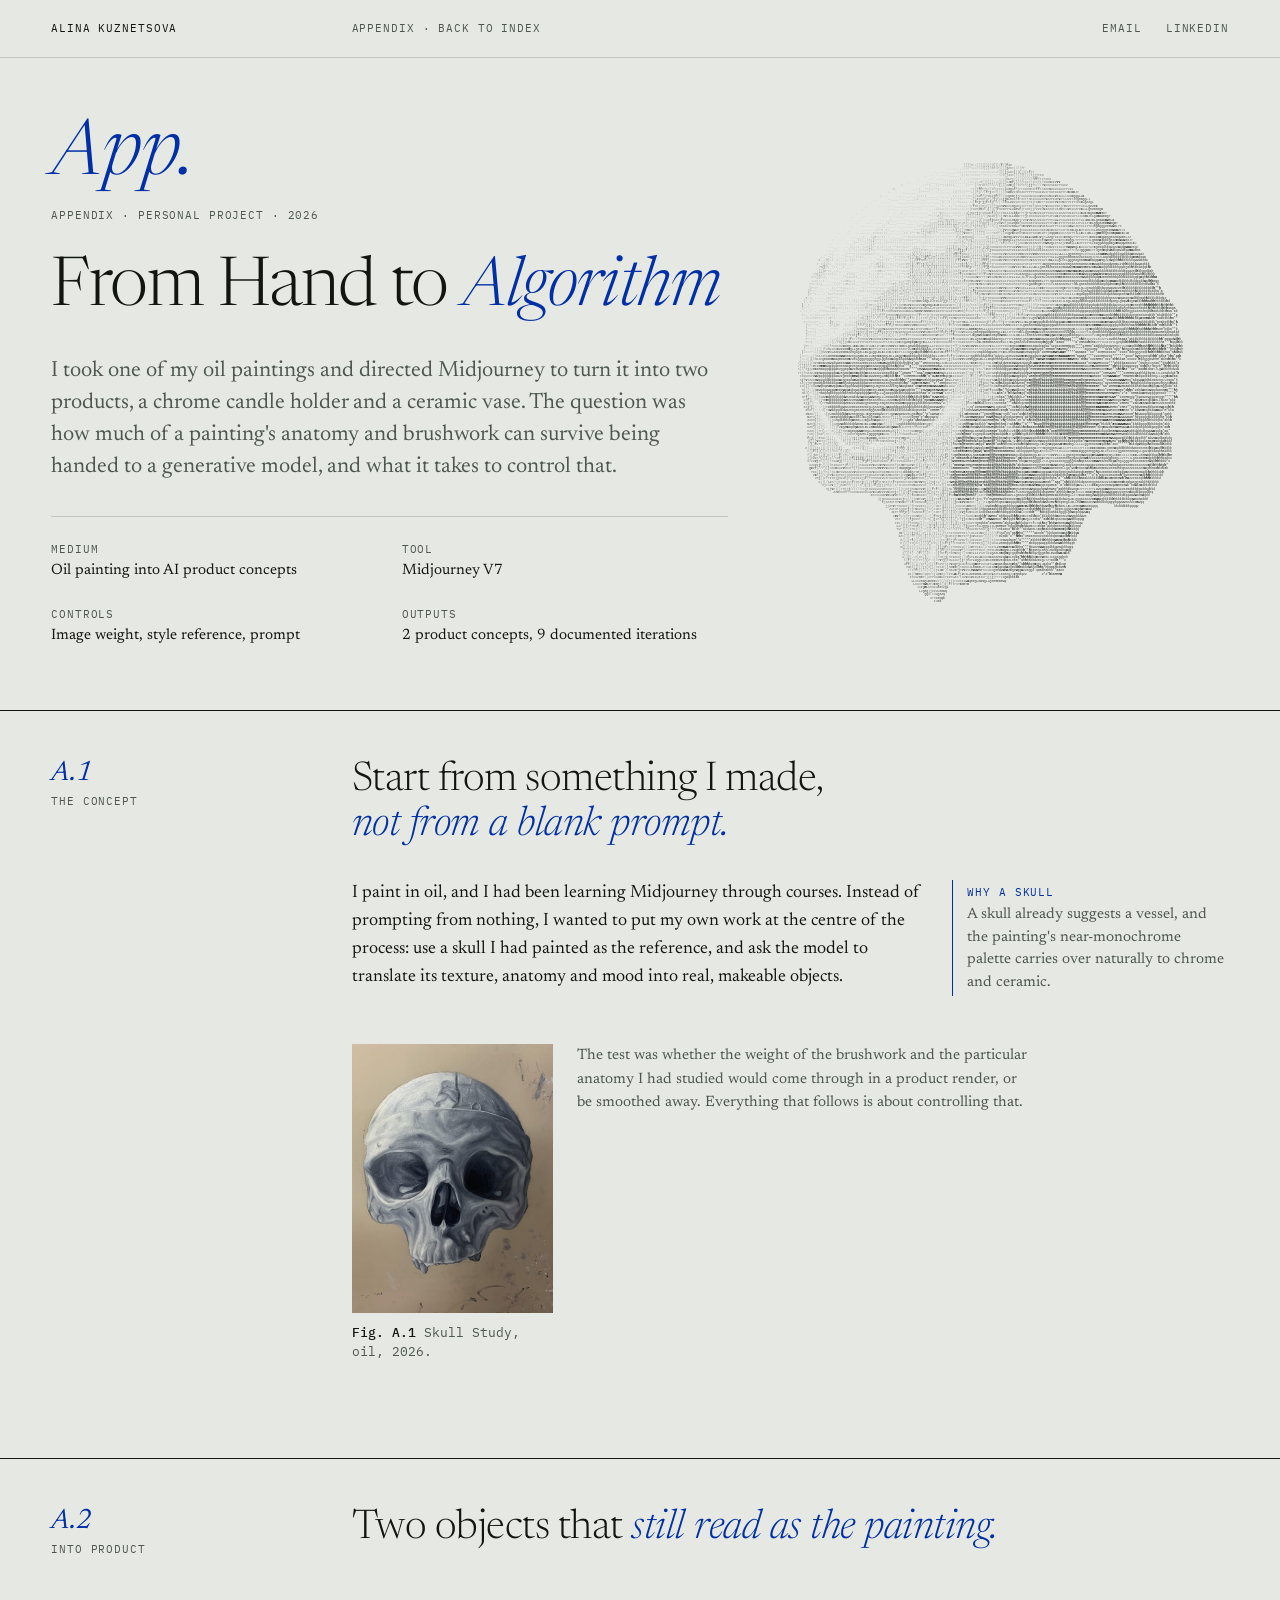
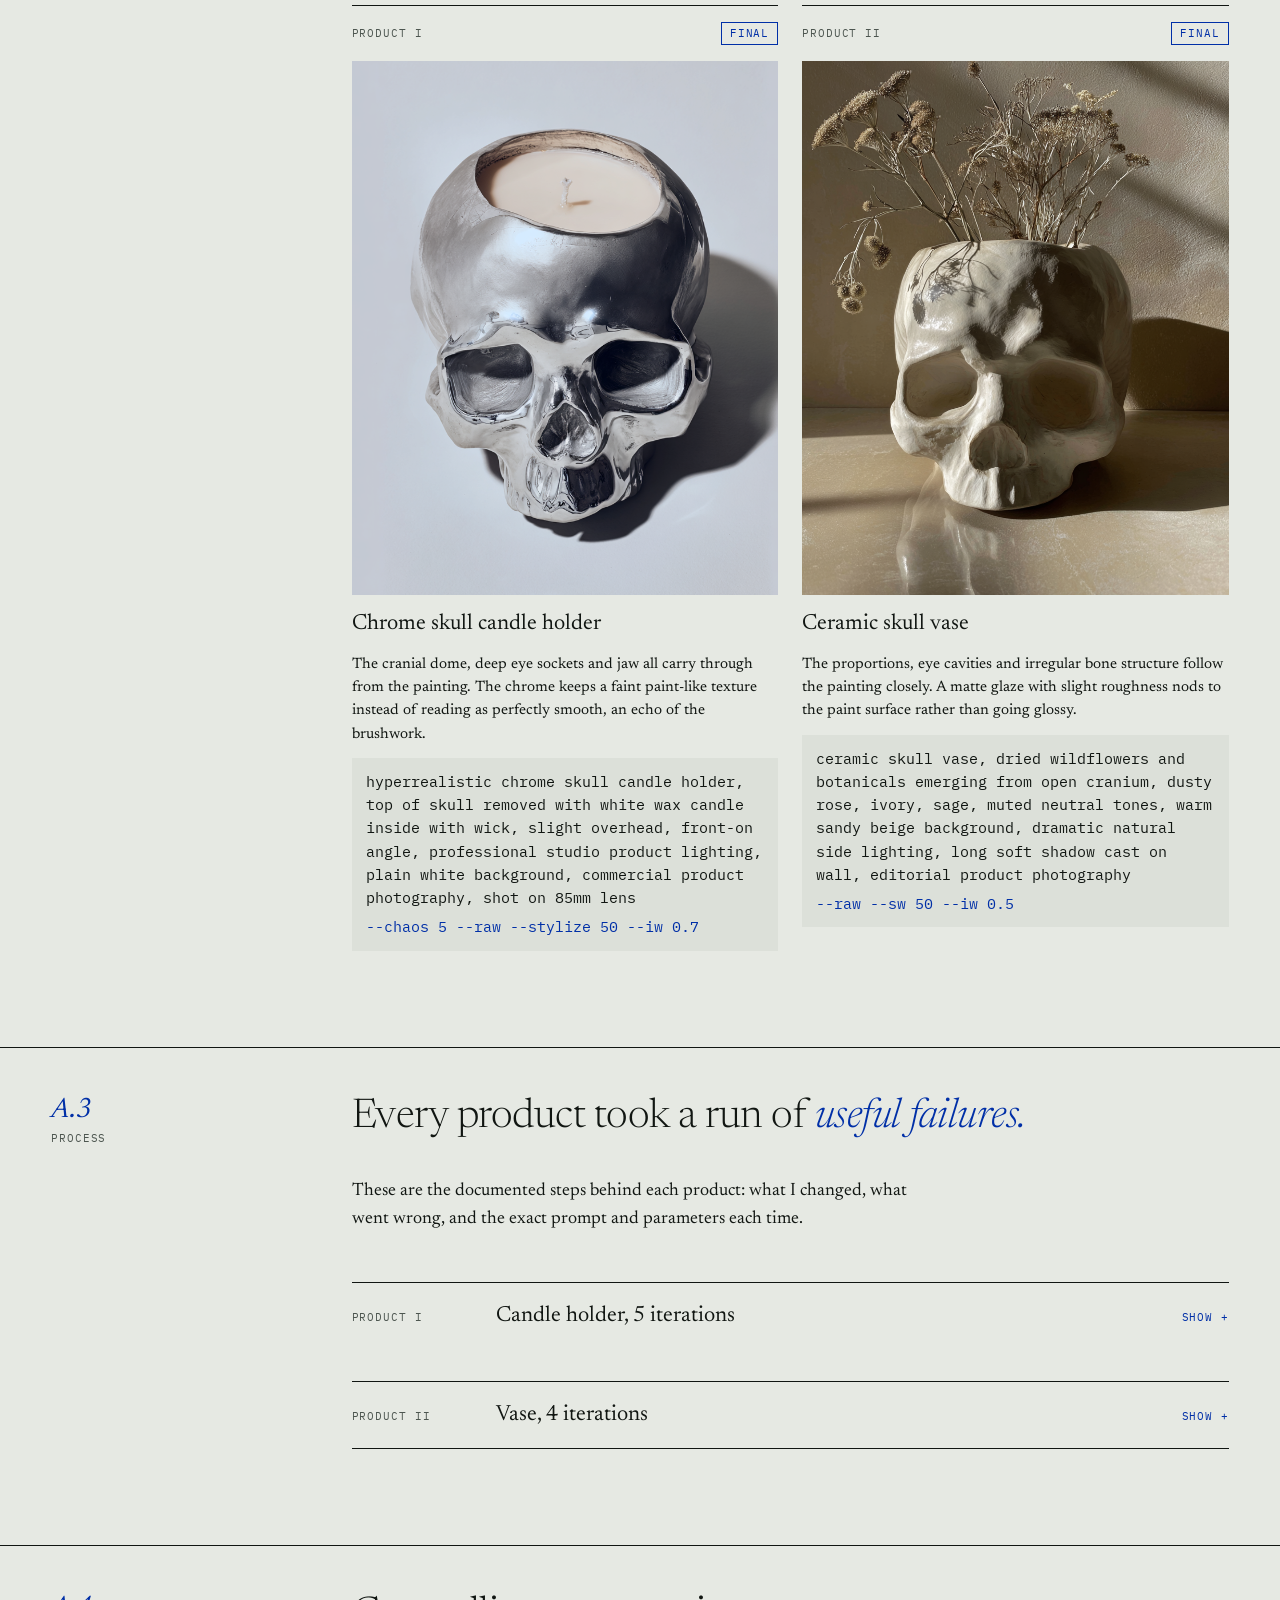
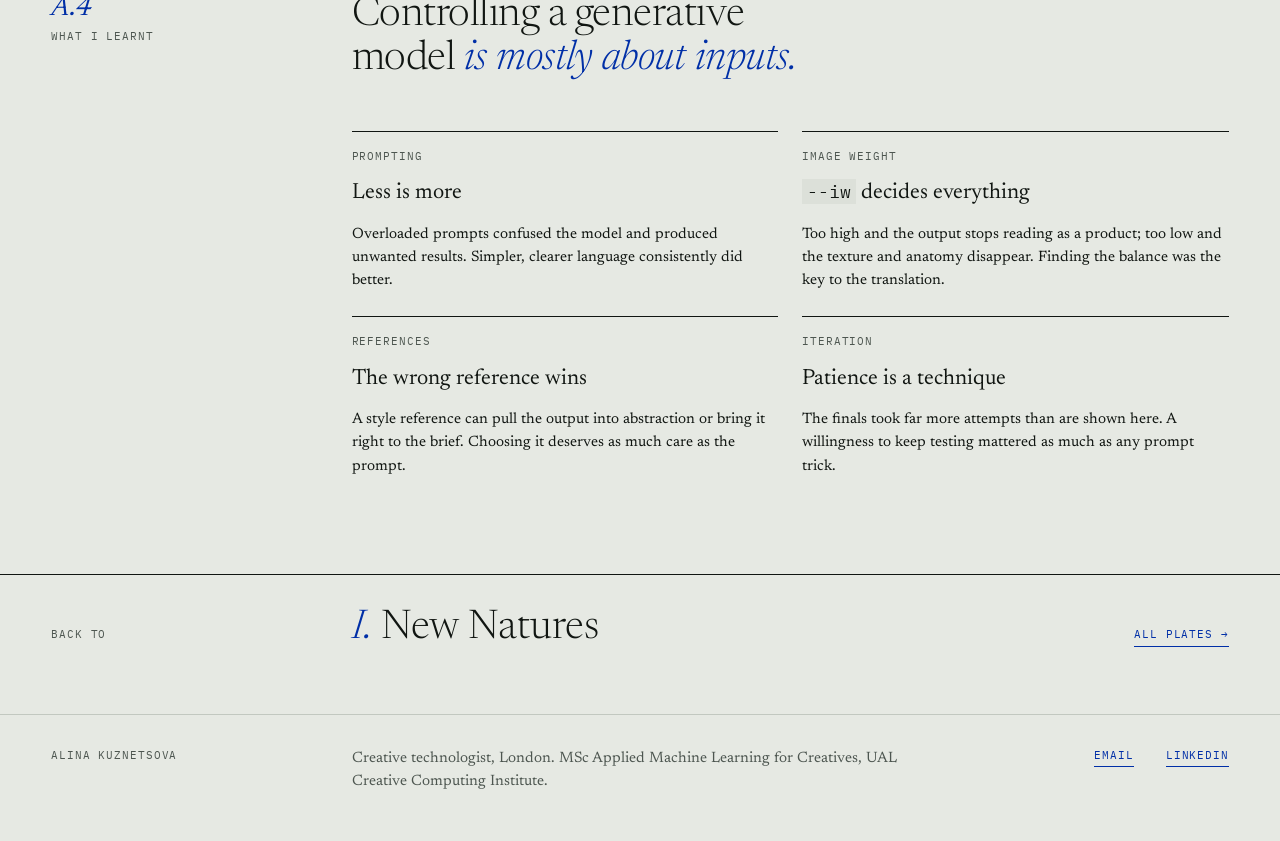
<file: midjourney/index.html>
<!doctype html>
<html lang="en-GB">
<head>
  <meta charset="utf-8">
  <meta name="viewport" content="width=device-width, initial-scale=1">
  <title>From Hand to Algorithm, Alina Kuznetsova</title>
  <meta name="description" content="One of my oil paintings, directed through Midjourney V7 into two product concepts, with every failed iteration and prompt shown.">
  <meta property="og:title" content="From Hand to Algorithm, Alina Kuznetsova">
  <meta property="og:description" content="What survives when your own painting is handed to a generative model.">
  <meta name="theme-color" content="#e6e9e3">
  <link rel="icon" href="data:image/svg+xml,%3Csvg xmlns='http://www.w3.org/2000/svg' viewBox='0 0 16 16'%3E%3Crect width='16' height='16' fill='%23002fa7'/%3E%3C/svg%3E">
  <link rel="preconnect" href="https://fonts.googleapis.com">
  <link rel="preconnect" href="https://fonts.gstatic.com" crossorigin>
  <link href="https://fonts.googleapis.com/css2?family=Newsreader:ital,opsz,wght@0,6..72,300..600;1,6..72,300..600&family=IBM+Plex+Mono:wght@400;500&display=swap" rel="stylesheet">
  <link rel="stylesheet" href="../css/style.css">
</head>
<body>

  <header class="masthead">
    <div class="wrap grid">
      <a class="label mh-name" href="../index.html">Alina Kuznetsova</a>
      <a class="label mh-mid" href="../index.html#midjourney">Appendix · Back to index</a>
      <nav class="label mh-end" aria-label="Contact">
        <a href="mailto:alinakuznetsova7@gmail.com">Email</a>
        <a href="https://www.linkedin.com/in/alina-kuznetsova-74a386204/" target="_blank" rel="noopener">LinkedIn</a>
      </nav>
    </div>
  </header>

  <main>

    <!-- hero -->
    <section class="wrap grid cs-hero">
      <div class="cs-hero-text">
        <span class="numeral">App.</span>
        <span class="label">Appendix · Personal project · 2026</span>
        <h1 class="h1">From Hand to <em>Algorithm</em></h1>
        <p class="lede">I took one of my oil paintings and directed Midjourney to turn it into two products, a chrome candle holder and a ceramic vase. The question was how much of a painting's anatomy and brushwork can survive being handed to a generative model, and what it takes to control that.</p>
        <dl class="meta">
          <div><dt>Medium</dt><dd>Oil painting into AI product concepts</dd></div>
          <div><dt>Tool</dt><dd>Midjourney V7</dd></div>
          <div><dt>Controls</dt><dd>Image weight, style reference, prompt</dd></div>
          <div><dt>Outputs</dt><dd>2 product concepts, 9 documented iterations</dd></div>
        </dl>
      </div>
      <figure class="fig cs-hero-fig">
        <div class="fig-art">
          <div class="ascii" data-ascii="../images/skull.webp" data-h="440" data-fs="3" role="img" aria-label="A skull drawn in layered ASCII"></div>
        </div>
      </figure>
    </section>

    <!-- 1: concept -->
    <section class="wrap grid sec" id="concept">
      <div class="sec-label"><span class="n">A.1</span><span class="label">The concept</span></div>
      <h2 class="h2 sec-head">Start from something I made, <em>not from a blank prompt.</em></h2>
      <div class="sec-body prose">
        <p>I paint in oil, and I had been learning Midjourney through courses. Instead of prompting from nothing, I wanted to put my own work at the centre of the process: use a skull I had painted as the reference, and ask the model to translate its texture, anatomy and mood into real, makeable objects.</p>
      </div>
      <aside class="sec-note">
        <p class="note"><span class="label">Why a skull</span>A skull already suggests a vessel, and the painting's near-monochrome palette carries over naturally to chrome and ceramic.</p>
      </aside>
      <div class="sec-wide figrow four">
        <figure>
          <img class="ar-34" src="images/painting.jpg" alt="Skull Study, oil on canvas: a grey skull in three-quarter view" width="384" height="512" loading="lazy">
          <figcaption class="caption"><b>Fig. A.1</b> Skull Study, oil, 2026.</figcaption>
        </figure>
        <p class="figtext wide">The test was whether the weight of the brushwork and the particular anatomy I had studied would come through in a product render, or be smoothed away. Everything that follows is about controlling that.</p>
      </div>
    </section>

    <!-- 2: products -->
    <section class="wrap grid sec" id="products">
      <div class="sec-label"><span class="n">A.2</span><span class="label">Into product</span></div>
      <h2 class="h2 sec-head">Two objects that <em>still read as the painting.</em></h2>
      <div class="sec-wide cards two">
        <div class="card">
          <div class="card-top"><span class="label">Product I</span><span class="verdict holds">Final</span></div>
          <img class="plate-img" src="images/candle.png" alt="Chrome skull candle holder with a white wax candle in the open cranium" width="746" height="950" loading="lazy">
          <h3>Chrome skull candle holder</h3>
          <p>The cranial dome, deep eye sockets and jaw all carry through from the painting. The chrome keeps a faint paint-like texture instead of reading as perfectly smooth, an echo of the brushwork.</p>
          <p class="prompt">hyperrealistic chrome skull candle holder, top of skull removed with white wax candle inside with wick, slight overhead, front-on angle, professional studio product lighting, plain white background, commercial product photography, shot on 85mm lens <span class="params">--chaos 5 --raw --stylize 50 --iw 0.7</span></p>
        </div>
        <div class="card">
          <div class="card-top"><span class="label">Product II</span><span class="verdict holds">Final</span></div>
          <img class="plate-img" src="images/vase.png" alt="Ceramic skull vase with dried wildflowers emerging from the cranium" width="1024" height="1024" loading="lazy">
          <h3>Ceramic skull vase</h3>
          <p>The proportions, eye cavities and irregular bone structure follow the painting closely. A matte glaze with slight roughness nods to the paint surface rather than going glossy.</p>
          <p class="prompt">ceramic skull vase, dried wildflowers and botanicals emerging from open cranium, dusty rose, ivory, sage, muted neutral tones, warm sandy beige background, dramatic natural side lighting, long soft shadow cast on wall, editorial product photography <span class="params">--raw --sw 50 --iw 0.5</span></p>
        </div>
      </div>
    </section>

    <!-- 3: process -->
    <section class="wrap grid sec" id="process">
      <div class="sec-label"><span class="n">A.3</span><span class="label">Process</span></div>
      <h2 class="h2 sec-head">Every product took a run of <em>useful failures.</em></h2>
      <div class="sec-body prose">
        <p>These are the documented steps behind each product: what I changed, what went wrong, and the exact prompt and parameters each time.</p>
      </div>

      <details class="sec-wide process">
        <summary><span class="label">Product I</span><span>Candle holder, 5 iterations</span><span class="label toggle">Show</span></summary>
        <ol class="iters">
          <li class="iter">
            <img class="plate-img" src="images/candle-too-smooth.png" alt="Iteration 1: a smooth, generic chrome skull candle" width="1024" height="1024" loading="lazy">
            <div>
              <span class="label">Iteration 1</span>
              <h3>No reference, no character</h3>
              <p>Prompted without my painting to see the model's default. Far too smooth, no texture and generic anatomy: the clearest argument for using my own reference.</p>
              <p class="prompt">hyperrealistic chrome skull candle holder, top of skull removed with white wax candle inside with lit wick, slight overhead, front-on angle, professional studio product lighting, plain white background, commercial product photography, shot on 85mm lens <span class="params">--chaos 5 --raw --stylize 50</span></p>
              <div class="tags"><span class="tag bad">No reference image</span><span class="tag bad">Too smooth</span><span class="tag bad">Generic anatomy</span></div>
            </div>
          </li>
          <li class="iter">
            <img class="plate-img" src="images/candle-oops.png" alt="Iteration 2: wax pooled in the eye sockets" width="820" height="994" loading="lazy">
            <div>
              <span class="label">Iteration 2</span>
              <h3>Texture arrives, the wax goes wrong</h3>
              <p>With the painting as image reference, the texture and anatomy arrived. But the wax pooled into the eye sockets instead of an open cranium, and the skull lost its form.</p>
              <p class="prompt">chrome skull candle holder, top of skull removed and placed beside base as lid, white wax candle inside with wick, slight overhead angle, professional studio product lighting, clean black seamless background, commercial product photography <span class="params">--iw 0.8</span></p>
              <div class="tags"><span class="tag good">Good texture</span><span class="tag bad">Concept not reading</span></div>
            </div>
          </li>
          <li class="iter">
            <img class="plate-img" src="images/candle-oops2.png" alt="Iteration 3: wax merged into the chrome skull" width="806" height="990" loading="lazy">
            <div>
              <span class="label">Iteration 3</span>
              <h3>Better angle, impossible object</h3>
              <p>A front-on angle improved the composition, but the model fused wax and chrome into one material. It looked unmanufacturable, and I wanted something makeable.</p>
              <p class="prompt">chrome skull candle holder, top of skull removed with white wax candle inside with wick, slight overhead, front-on angle, professional studio product lighting, clean black seamless background, commercial product photography <span class="params">--iw 0.6 --s 20</span></p>
              <div class="tags"><span class="tag good">Good angle</span><span class="tag bad">Not manufacturable</span></div>
            </div>
          </li>
          <li class="iter">
            <img class="plate-img" src="images/candle-happy-accident.png" alt="A happy accident: a sideways, non-chrome skull candle with beautiful light" width="1024" height="1024" loading="lazy">
            <div>
              <span class="label">Happy accident</span>
              <h3>Not what I asked for, worth keeping</h3>
              <p>Sideways and not chrome, so wrong on the brief. The light and composition are beautiful, so it stays in the record.</p>
              <p class="prompt">chrome skull candle holder, top of skull removed with white wax candle inside with wick, slight overhead angle, professional studio product lighting, clean black seamless background, commercial product photography <span class="params">--iw 0.8 --s 50</span></p>
              <div class="tags"><span class="tag good">Great composition</span><span class="tag bad">Wrong angle</span><span class="tag bad">Not chrome</span></div>
            </div>
          </li>
          <li class="iter">
            <img class="plate-img" src="images/candle-not-product-enough.png" alt="Iteration 5: correct anatomy and texture, background not yet studio" width="784" height="985" loading="lazy">
            <div>
              <span class="label">Iteration 5</span>
              <h3>Almost there</h3>
              <p>A deliberately simple prompt produced the right anatomy, a paint-like texture and a believable product. The background still didn't read as studio photography, which the final prompt fixed with a more specific photography brief.</p>
              <p class="prompt">hyperrealistic chrome skull candle holder. top part of skull removed and lays against the base as a lid. view from slightly from above, with lit candle wick inside. <span class="params">--iw 0.8</span></p>
              <div class="tags"><span class="tag good">Anatomy correct</span><span class="tag good">Paint texture</span><span class="tag bad">Background not product enough</span></div>
            </div>
          </li>
        </ol>
      </details>

      <details class="sec-wide process">
        <summary><span class="label">Product II</span><span>Vase, 4 iterations</span><span class="label toggle">Show</span></summary>
        <ol class="iters">
          <li class="iter">
            <img class="plate-img" src="images/vase-too-smooth.png" alt="Iteration 1: a glossy porcelain skull vase with no paint texture" width="1024" height="1024" loading="lazy">
            <div>
              <span class="label">Iteration 1</span>
              <h3>No reference, no texture</h3>
              <p>Without a reference the flowers correctly grew from inside, like a vase. But it was glossy with no paint texture, and looked nothing like my painting.</p>
              <p class="prompt">hyperrealistic ceramic porcelain vase that is facing forward towards the front, inspired by human skull, flowers sticking out the top like a vase, studio product photography, soft shadow, white background <span class="params">--raw</span></p>
              <div class="tags"><span class="tag good">Good vase shape</span><span class="tag good">Studio photography</span><span class="tag bad">Too glossy</span><span class="tag bad">No paint texture</span></div>
            </div>
          </li>
          <li class="iter">
            <img class="plate-img" src="images/vase-too-paint.png" alt="Iteration 2: the output came back as a painting, not a vase" width="834" height="986" loading="lazy">
            <div>
              <span class="label">Iteration 2</span>
              <h3>The references overrode the prompt</h3>
              <p>I accidentally put my painting in both the image and style reference slots, and the output came back as a painting rather than a vase. The prompt was right; the inputs won. A lesson in how much references control the result.</p>
              <p class="prompt">hyperrealistic ceramic porcelain skull-shaped vase, fresh flowers blooming out of the top in muted neutral tones, dusty rose, ivory, sage green, dried botanicals, smooth matte glaze on skull surface with subtle painterly bone texture <span class="params">--no paint texture background canvas --raw --sw 350 --iw 1.5</span></p>
              <div class="tags"><span class="tag bad">Output is a painting</span></div>
            </div>
          </li>
          <li class="iter">
            <img class="plate-img" src="images/vase-oops.png" alt="Iteration 3: flowers stuck into the outside of a ceramic skull" width="842" height="1001" loading="lazy">
            <div>
              <span class="label">Iteration 3</span>
              <h3>Not quite a vase</h3>
              <p>A simple prompt to see what needed changing. The flowers were stuck into the ceramic from outside, but the anatomy and paint-like texture were getting close. Progress on material, not yet on product logic.</p>
              <p class="prompt">hyperrealistic ceramic skull vase. top of skull removed with flowers coming out of it. front on angle, professional studio product lighting. <span class="params">--raw --iw 0.9</span></p>
              <div class="tags"><span class="tag good">Some anatomy</span><span class="tag bad">Not reading as vase</span></div>
            </div>
          </li>
          <li class="iter">
            <img class="plate-img" src="images/vase-wrong-ref2.png" alt="Iteration 4: an abstract sculptural vase from the wrong style reference" width="1024" height="1024" loading="lazy">
            <div>
              <span class="label">Iteration 4</span>
              <h3>A new style reference, a different object</h3>
              <p>I added a style reference to help the model understand the vase form. This one pushed it into an abstract, sculptural result: interesting on its own terms, but with none of my painting's anatomy or texture.</p>
              <p class="prompt">ceramic skull vase, dried wildflowers and botanicals emerging from open cranium, dusty rose, ivory, sage, muted neutral tones, warm sandy beige background, dramatic natural side lighting <span class="params">--no grey background --raw --sw 200 --iw 0.5</span></p>
              <div class="tags"><span class="tag">Interesting result</span><span class="tag bad">No anatomy resemblance</span></div>
            </div>
          </li>
        </ol>
      </details>
    </section>

    <!-- 4: insights -->
    <section class="wrap grid sec" id="insights">
      <div class="sec-label"><span class="n">A.4</span><span class="label">What I learnt</span></div>
      <h2 class="h2 sec-head">Controlling a generative model <em>is mostly about inputs.</em></h2>
      <div class="sec-wide cards two">
        <div class="card">
          <div class="card-top"><span class="label">Prompting</span></div>
          <h3>Less is more</h3>
          <p>Overloaded prompts confused the model and produced unwanted results. Simpler, clearer language consistently did better.</p>
        </div>
        <div class="card">
          <div class="card-top"><span class="label">Image weight</span></div>
          <h3><code>--iw</code> decides everything</h3>
          <p>Too high and the output stops reading as a product; too low and the texture and anatomy disappear. Finding the balance was the key to the translation.</p>
        </div>
        <div class="card">
          <div class="card-top"><span class="label">References</span></div>
          <h3>The wrong reference wins</h3>
          <p>A style reference can pull the output into abstraction or bring it right to the brief. Choosing it deserves as much care as the prompt.</p>
        </div>
        <div class="card">
          <div class="card-top"><span class="label">Iteration</span></div>
          <h3>Patience is a technique</h3>
          <p>The finals took far more attempts than are shown here. A willingness to keep testing mattered as much as any prompt trick.</p>
        </div>
      </div>
    </section>

    <nav class="wrap grid next" aria-label="Back to the start">
      <span class="label">Back to</span>
      <a class="next-title" href="../new-natures/index.html"><em>I.</em> New Natures</a>
      <div class="links"><a class="link" href="../index.html">All plates</a></div>
    </nav>

  </main>

  <footer class="wrap grid colophon">
    <span class="label">Alina Kuznetsova</span>
    <p>Creative technologist, London. MSc Applied Machine Learning for Creatives, UAL Creative Computing Institute.</p>
    <nav class="links label" aria-label="Contact">
      <a class="link plain" href="mailto:alinakuznetsova7@gmail.com">Email</a>
      <a class="link plain" href="https://www.linkedin.com/in/alina-kuznetsova-74a386204/" target="_blank" rel="noopener">LinkedIn</a>
    </nav>
  </footer>

  <script src="../js/main.js"></script>
</body>
</html>
</file>
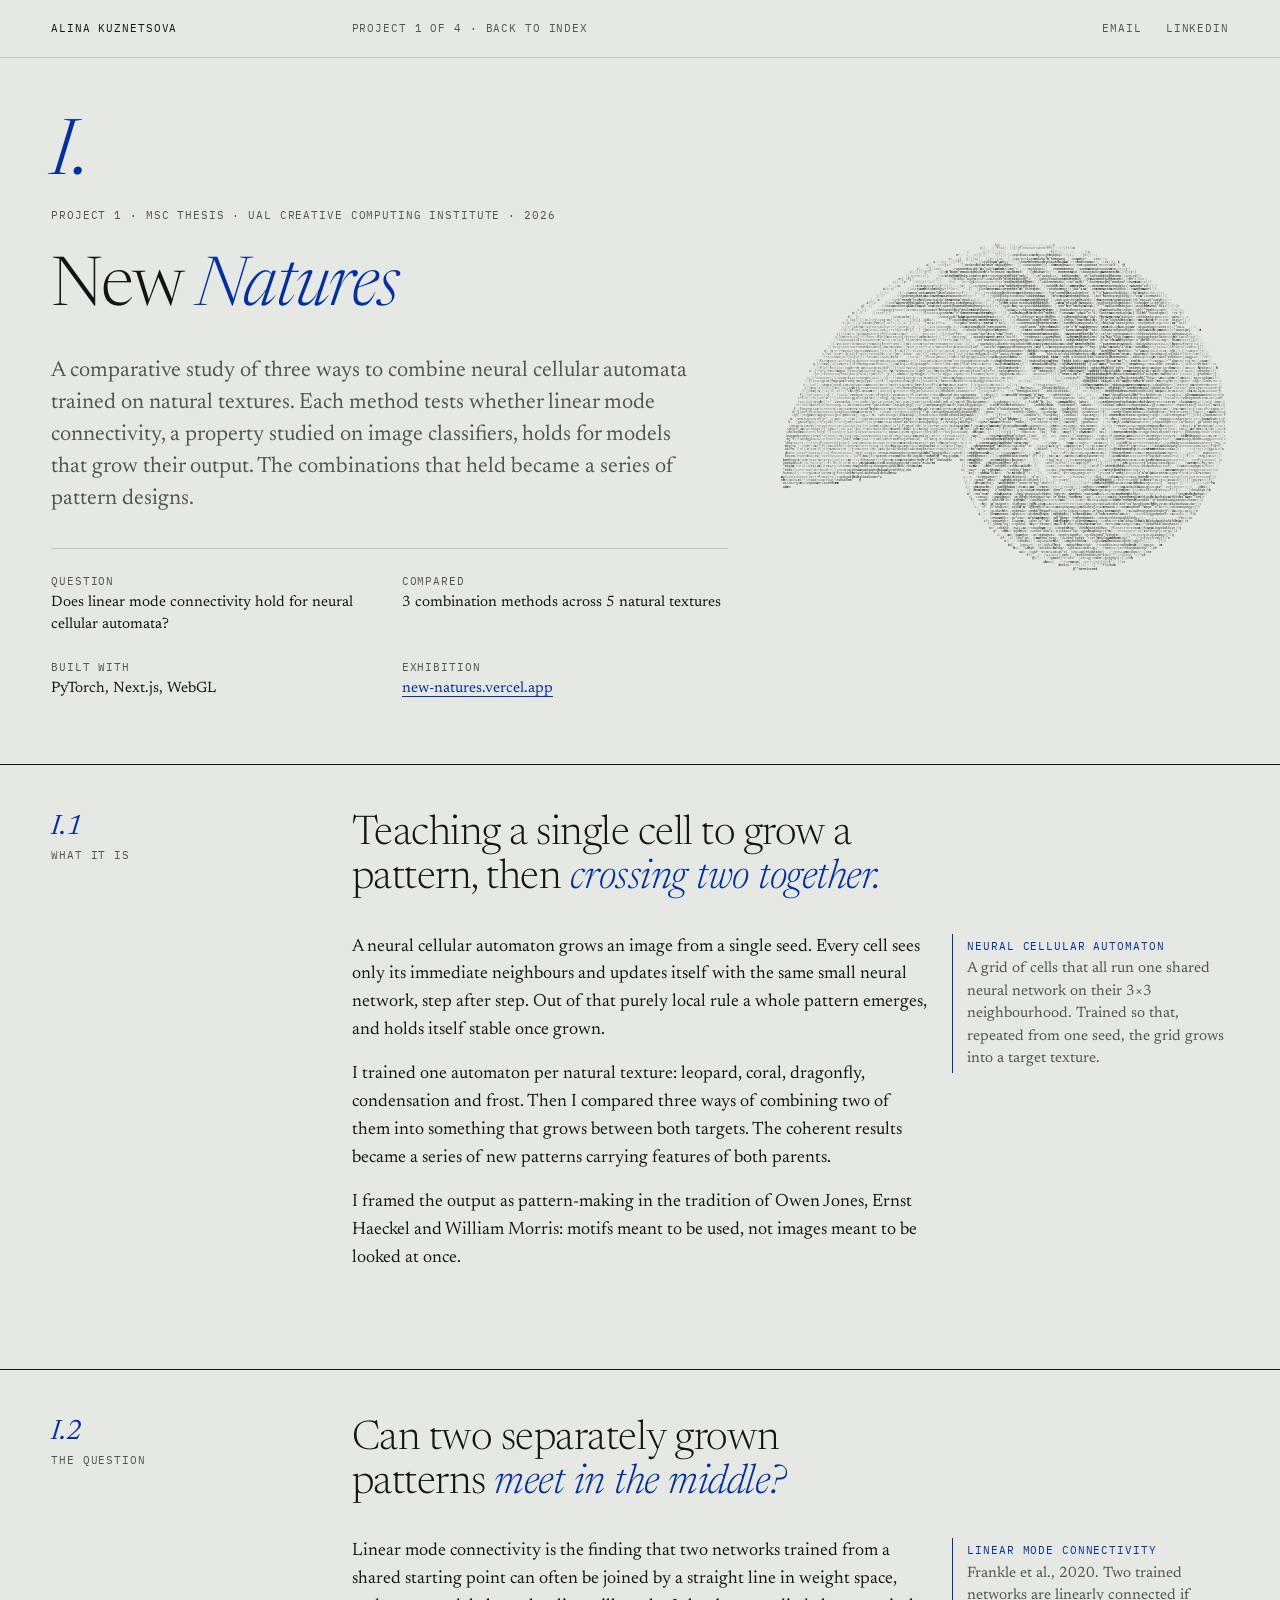
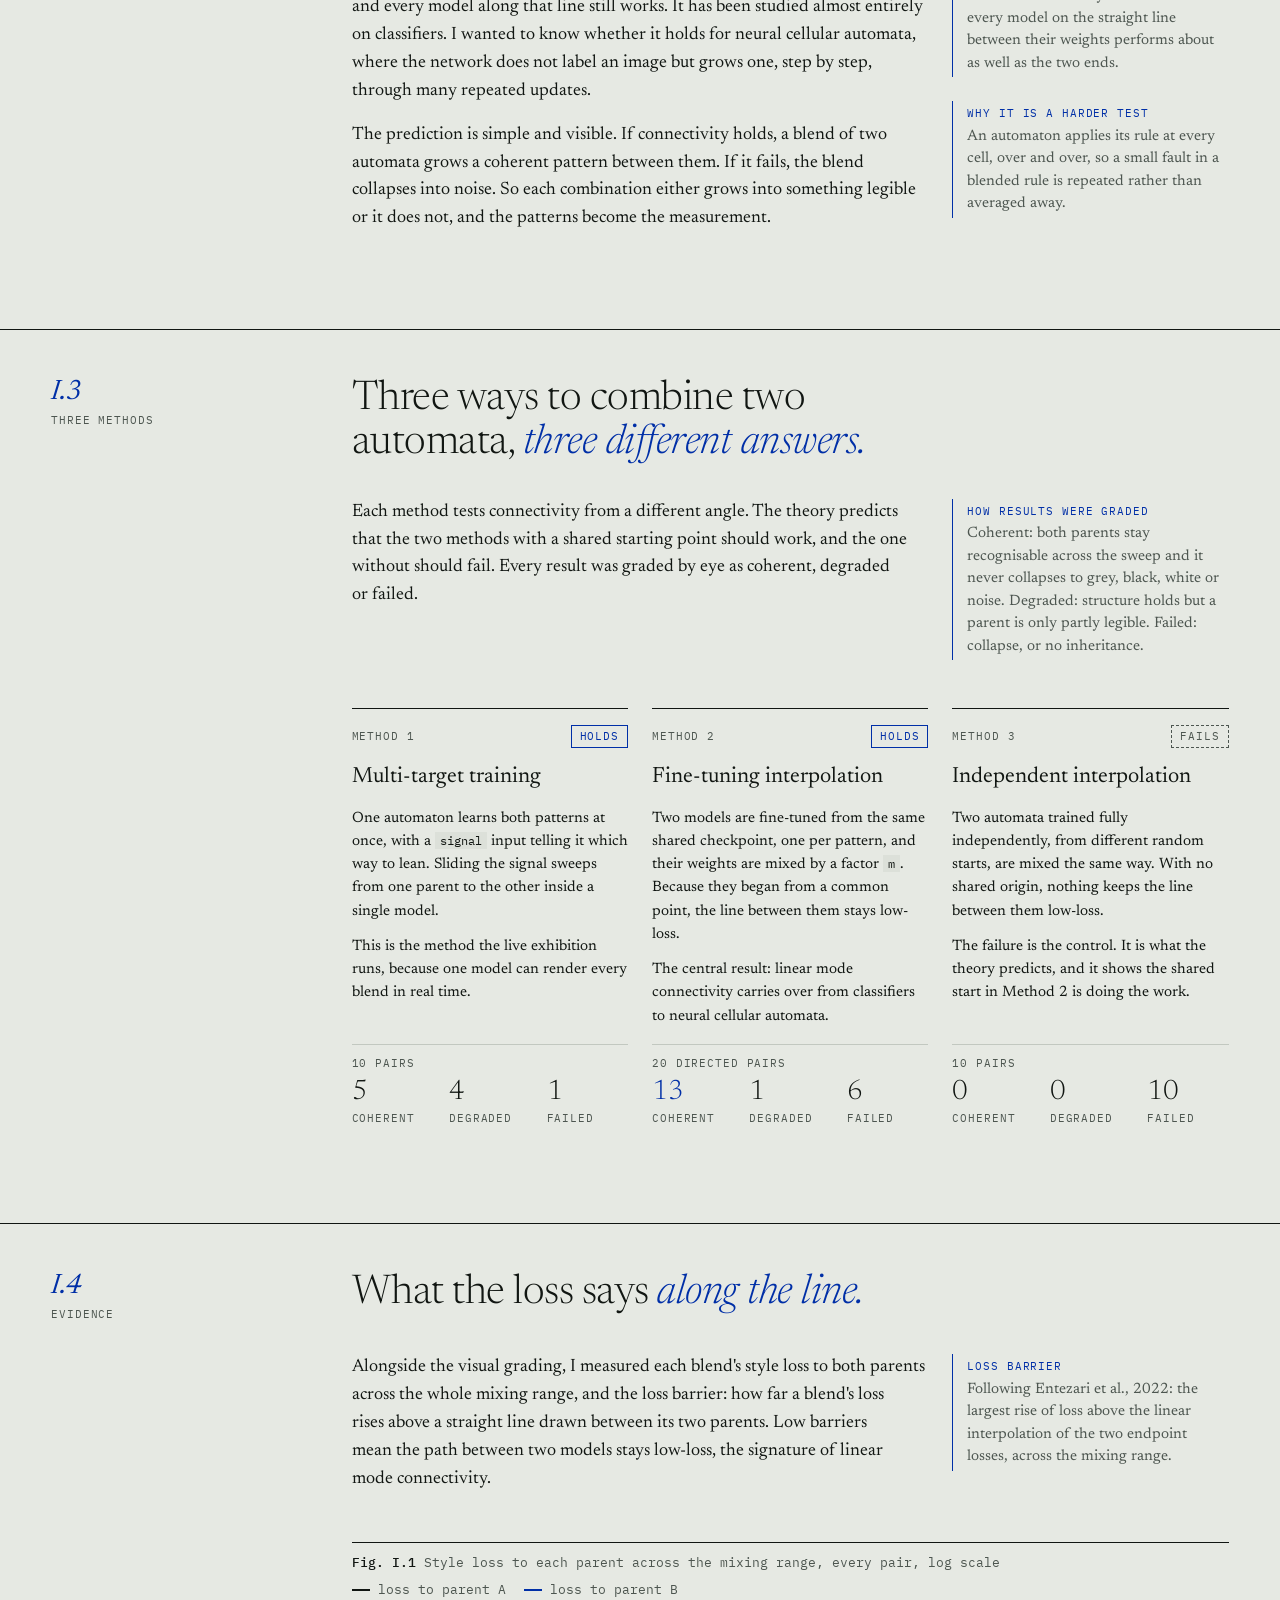
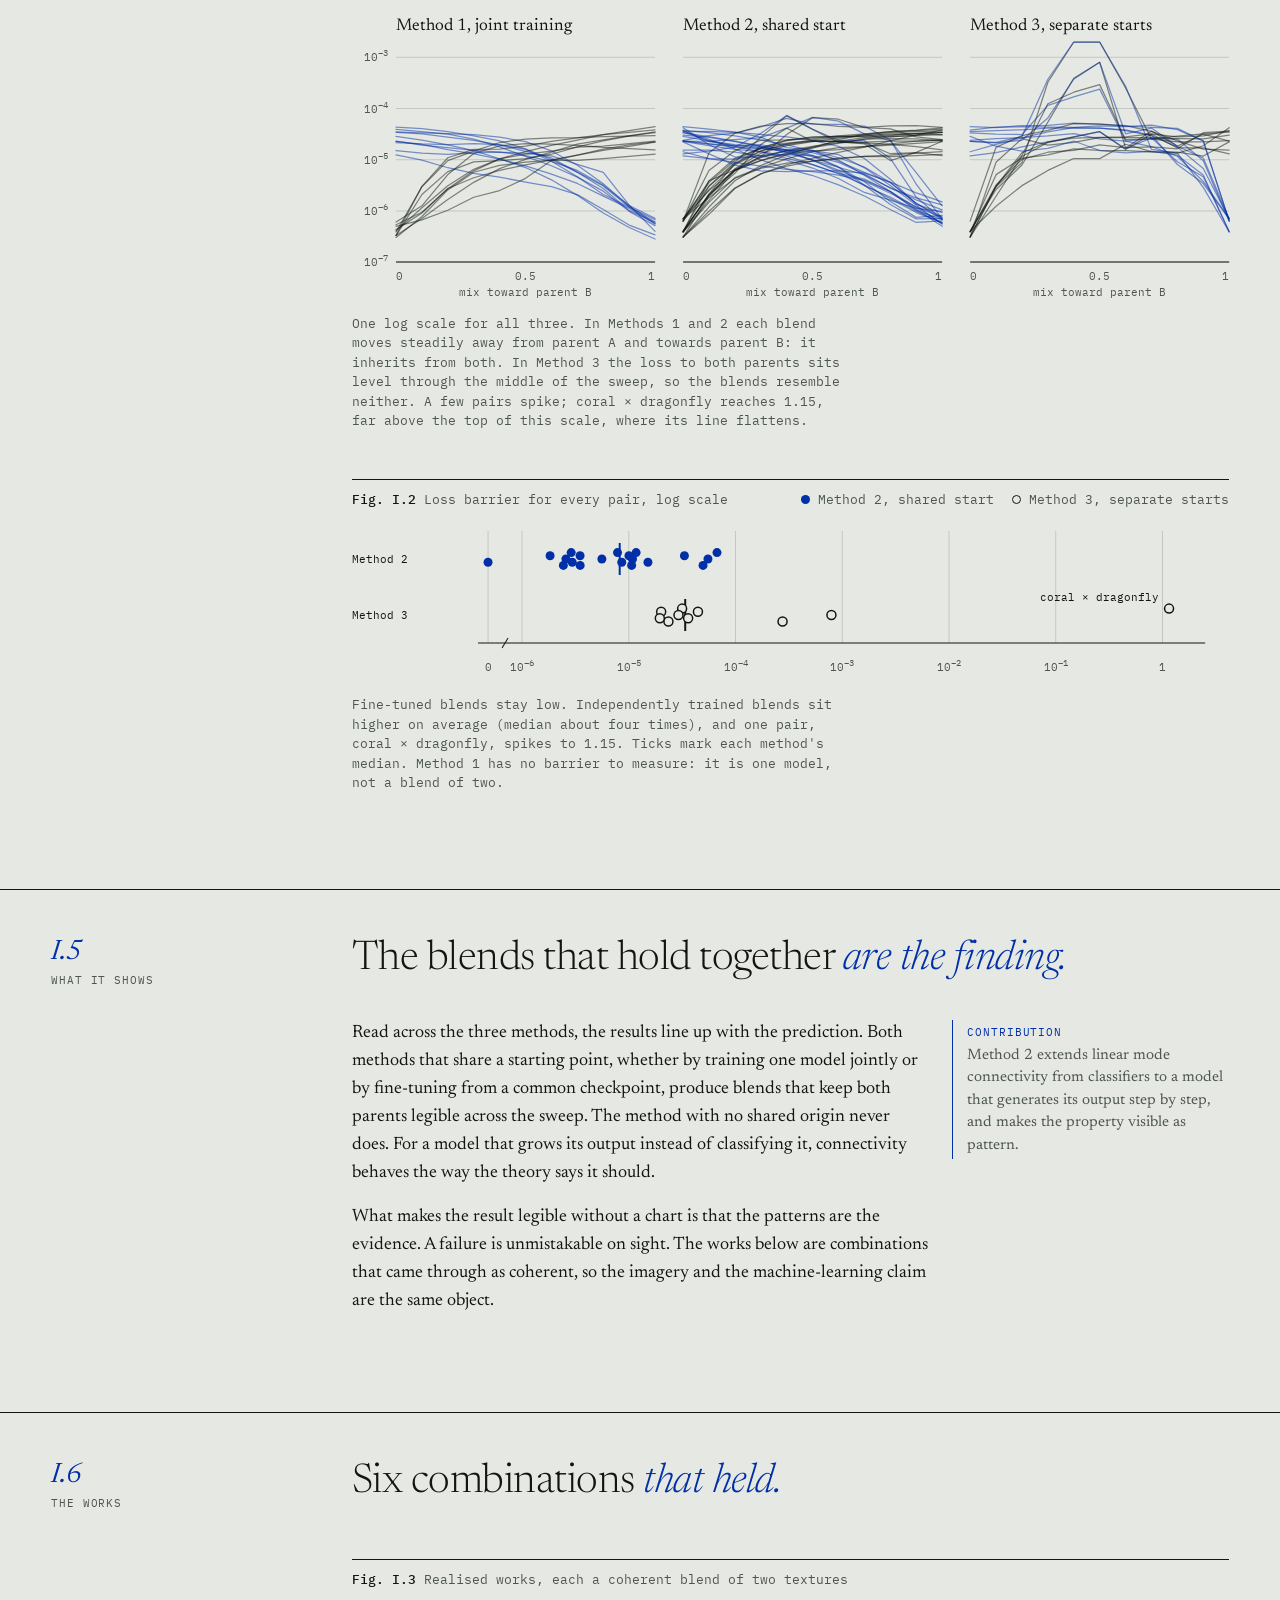
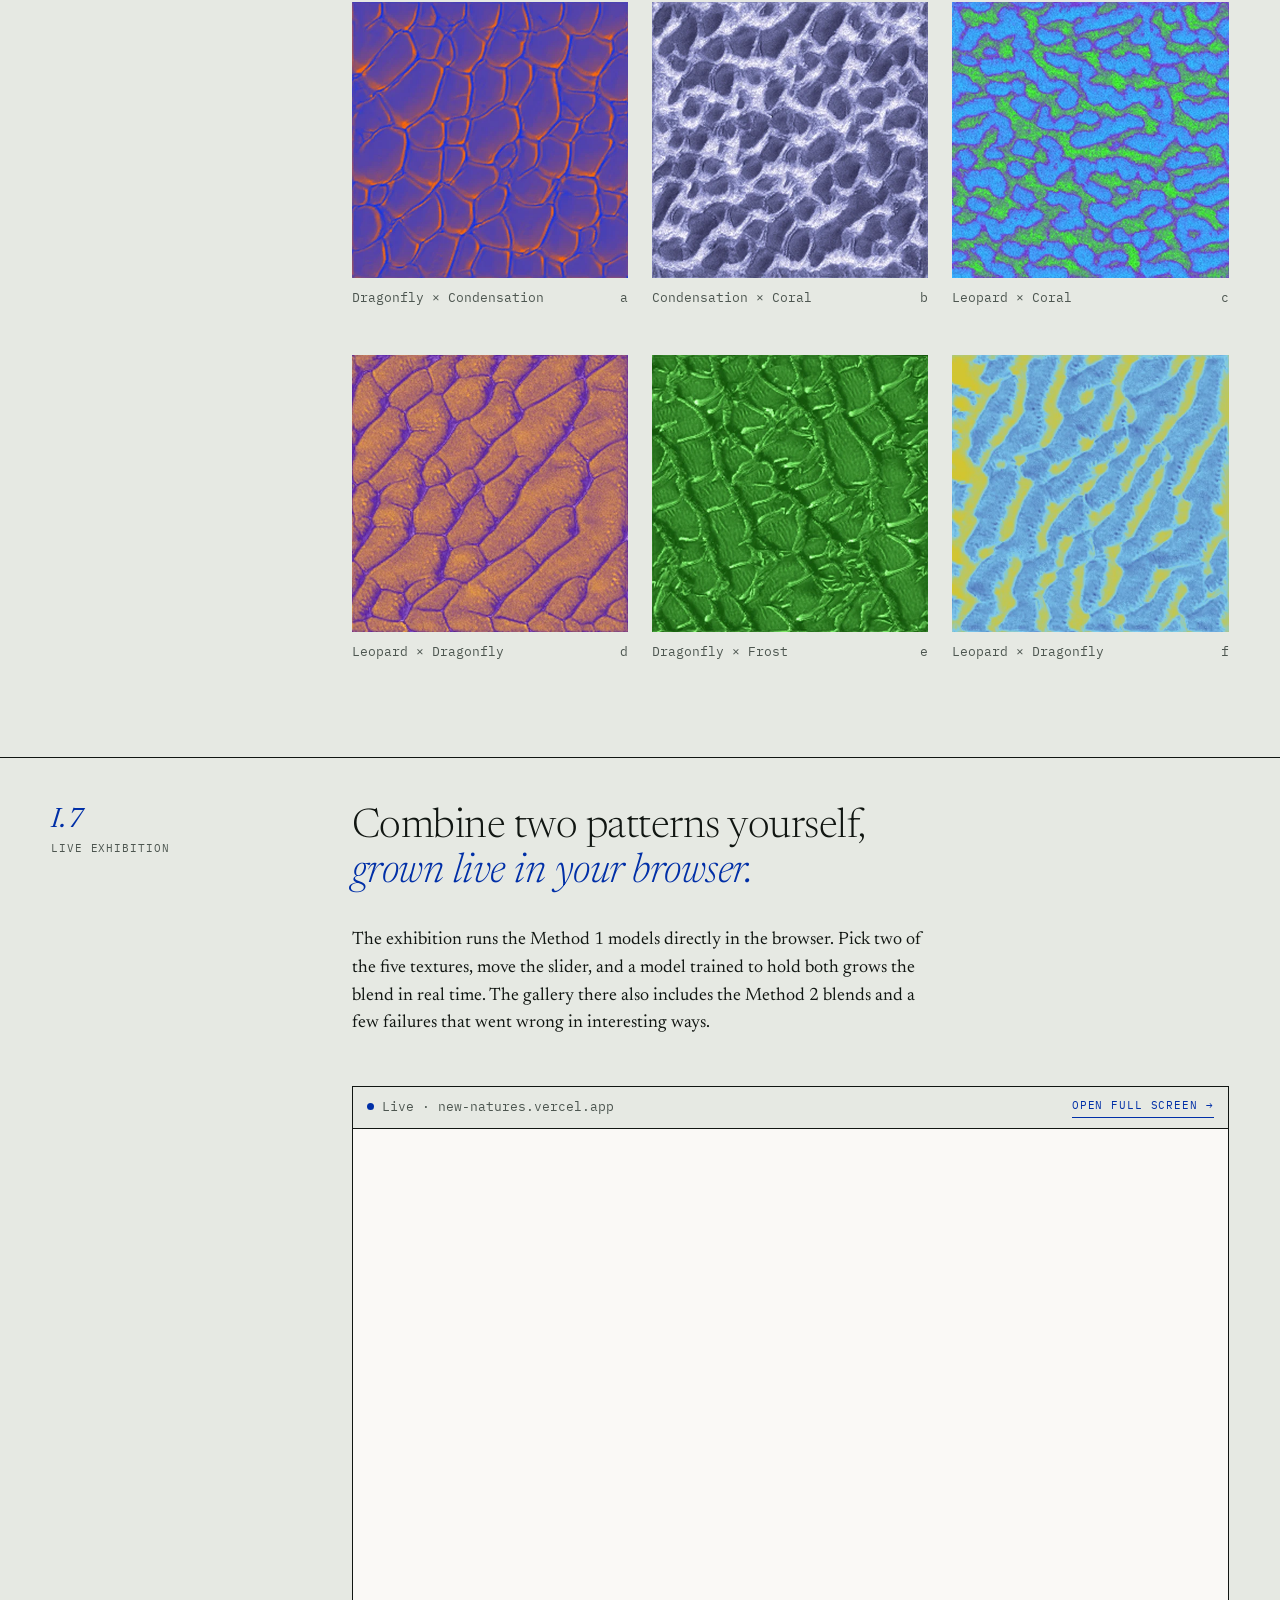
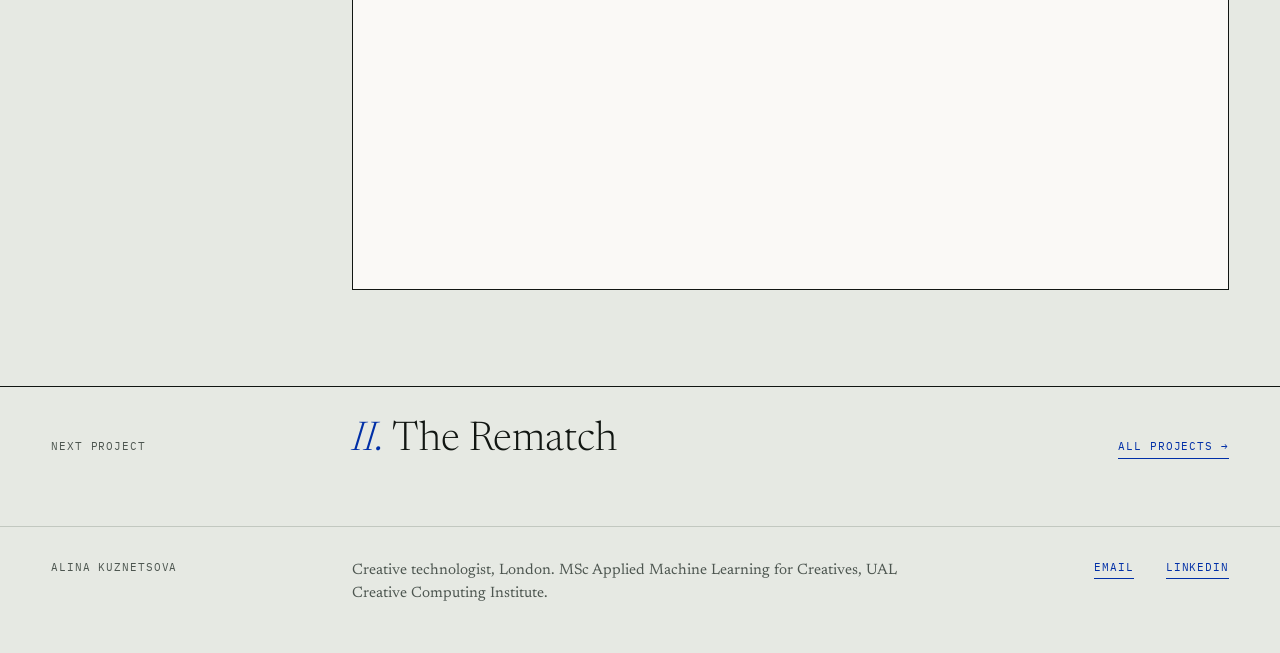
<file: new-natures/index.html>
<!doctype html>
<html lang="en-GB">
<head>
  <meta charset="utf-8">
  <meta name="viewport" content="width=device-width, initial-scale=1">
  <title>New Natures, Alina Kuznetsova</title>
  <meta name="description" content="MSc thesis: a comparative study of three ways to combine neural cellular automata trained on natural textures, testing whether linear mode connectivity holds for models that grow their output.">
  <meta property="og:title" content="New Natures, Alina Kuznetsova">
  <meta property="og:description" content="Combining neural cellular automata to grow new patterns, and what that shows about how neural networks connect.">
  <meta name="theme-color" content="#e6e9e3">
  <link rel="icon" href="data:image/svg+xml,%3Csvg xmlns='http://www.w3.org/2000/svg' viewBox='0 0 16 16'%3E%3Crect width='16' height='16' fill='%23002fa7'/%3E%3C/svg%3E">
  <link rel="preconnect" href="https://fonts.googleapis.com">
  <link rel="preconnect" href="https://fonts.gstatic.com" crossorigin>
  <link href="https://fonts.googleapis.com/css2?family=Newsreader:ital,opsz,wght@0,6..72,300..600;1,6..72,300..600&family=IBM+Plex+Mono:wght@400;500&display=swap" rel="stylesheet">
  <link rel="stylesheet" href="../css/style.css">
</head>
<body>

  <header class="masthead">
    <div class="wrap grid">
      <a class="label mh-name" href="../index.html">Alina Kuznetsova</a>
      <a class="label mh-mid" href="../index.html#new-natures">Project 1 of 4 · Back to index</a>
      <nav class="label mh-end" aria-label="Contact">
        <a href="mailto:alinakuznetsova7@gmail.com">Email</a>
        <a href="https://www.linkedin.com/in/alina-kuznetsova-74a386204/" target="_blank" rel="noopener">LinkedIn</a>
      </nav>
    </div>
  </header>

  <main>

    <!-- hero -->
    <section class="wrap grid cs-hero">
      <div class="cs-hero-text">
        <span class="numeral">I.</span>
        <span class="label">Project 1 · MSc thesis · UAL Creative Computing Institute · 2026</span>
        <h1 class="h1">New <em>Natures</em></h1>
        <p class="lede">A comparative study of three ways to combine neural cellular automata trained on natural textures. Each method tests whether linear mode connectivity, a property studied on image classifiers, holds for models that grow their output. The combinations that held became a series of pattern designs.</p>
        <dl class="meta">
          <div><dt>Question</dt><dd>Does linear mode connectivity hold for neural cellular automata?</dd></div>
          <div><dt>Compared</dt><dd>3 combination methods across 5 natural textures</dd></div>
          <div><dt>Built with</dt><dd>PyTorch, Next.js, WebGL</dd></div>
          <div><dt>Exhibition</dt><dd><a href="https://new-natures.vercel.app/" target="_blank" rel="noopener">new-natures.vercel.app</a></dd></div>
        </dl>
      </div>
      <figure class="fig cs-hero-fig">
        <div class="fig-art">
          <div class="ascii" data-ascii="../images/nca.webp" data-h="480" data-fs="3" role="img" aria-label="A nautilus shell cross-section drawn in layered ASCII"></div>
        </div>
      </figure>
    </section>

    <!-- i.1 what it is -->
    <section class="wrap grid sec" id="what">
      <div class="sec-label"><span class="n">I.1</span><span class="label">What it is</span></div>
      <h2 class="h2 sec-head">Teaching a single cell to grow a pattern, then <em>crossing two together.</em></h2>
      <div class="sec-body prose">
        <p>A neural cellular automaton grows an image from a single seed. Every cell sees only its immediate neighbours and updates itself with the same small neural network, step after step. Out of that purely local rule a whole pattern emerges, and holds itself stable once grown.</p>
        <p>I trained one automaton per natural texture: leopard, coral, dragonfly, condensation and frost. Then I compared three ways of combining two of them into something that grows between both targets. The coherent results became a series of new patterns carrying features of both parents.</p>
        <p>I framed the output as pattern-making in the tradition of Owen Jones, Ernst Haeckel and William Morris: motifs meant to be used, not images meant to be looked at once.</p>
      </div>
      <aside class="sec-note">
        <p class="note"><span class="label">Neural cellular automaton</span>A grid of cells that all run one shared neural network on their 3×3 neighbourhood. Trained so that, repeated from one seed, the grid grows into a target texture.</p>
      </aside>
    </section>

    <!-- i.2 the question -->
    <section class="wrap grid sec" id="question">
      <div class="sec-label"><span class="n">I.2</span><span class="label">The question</span></div>
      <h2 class="h2 sec-head">Can two separately grown patterns <em>meet in the middle?</em></h2>
      <div class="sec-body prose">
        <p>Linear mode connectivity is the finding that two networks trained from a shared starting point can often be joined by a straight line in weight space, and every model along that line still works. It has been studied almost entirely on classifiers. I wanted to know whether it holds for neural cellular automata, where the network does not label an image but grows one, step by step, through many repeated updates.</p>
        <p>The prediction is simple and visible. If connectivity holds, a blend of two automata grows a coherent pattern between them. If it fails, the blend collapses into noise. So each combination either grows into something legible or it does not, and the patterns become the measurement.</p>
      </div>
      <aside class="sec-note">
        <p class="note"><span class="label">Linear mode connectivity</span>Frankle et al., 2020. Two trained networks are linearly connected if every model on the straight line between their weights performs about as well as the two ends.</p>
        <p class="note"><span class="label">Why it is a harder test</span>An automaton applies its rule at every cell, over and over, so a small fault in a blended rule is repeated rather than averaged away.</p>
      </aside>
    </section>

    <!-- i.3 three methods -->
    <section class="wrap grid sec" id="methods">
      <div class="sec-label"><span class="n">I.3</span><span class="label">Three methods</span></div>
      <h2 class="h2 sec-head">Three ways to combine two automata, <em>three different answers.</em></h2>
      <div class="sec-body prose">
        <p>Each method tests connectivity from a different angle. The theory predicts that the two methods with a shared starting point should work, and the one without should fail. Every result was graded by eye as coherent, degraded or failed.</p>
      </div>
      <aside class="sec-note">
        <p class="note"><span class="label">How results were graded</span>Coherent: both parents stay recognisable across the sweep and it never collapses to grey, black, white or noise. Degraded: structure holds but a parent is only partly legible. Failed: collapse, or no inheritance.</p>
      </aside>
      <div class="sec-wide cards">
        <div class="card">
          <div class="card-top"><span class="label">Method 1</span><span class="verdict holds">Holds</span></div>
          <h3>Multi-target training</h3>
          <p>One automaton learns both patterns at once, with a <code>signal</code> input telling it which way to lean. Sliding the signal sweeps from one parent to the other inside a single model.</p>
          <p>This is the method the live exhibition runs, because one model can render every blend in real time.</p>
          <div class="tally"><span class="label of">10 pairs</span><div><b>5</b><span class="label">coherent</span></div><div><b>4</b><span class="label">degraded</span></div><div><b>1</b><span class="label">failed</span></div></div>
        </div>
        <div class="card">
          <div class="card-top"><span class="label">Method 2</span><span class="verdict holds">Holds</span></div>
          <h3>Fine-tuning interpolation</h3>
          <p>Two models are fine-tuned from the same shared checkpoint, one per pattern, and their weights are mixed by a factor <code>m</code>. Because they began from a common point, the line between them stays low-loss.</p>
          <p>The central result: linear mode connectivity carries over from classifiers to neural cellular automata.</p>
          <div class="tally hl"><span class="label of">20 directed pairs</span><div><b>13</b><span class="label">coherent</span></div><div><b>1</b><span class="label">degraded</span></div><div><b>6</b><span class="label">failed</span></div></div>
        </div>
        <div class="card">
          <div class="card-top"><span class="label">Method 3</span><span class="verdict fails">Fails</span></div>
          <h3>Independent interpolation</h3>
          <p>Two automata trained fully independently, from different random starts, are mixed the same way. With no shared origin, nothing keeps the line between them low-loss.</p>
          <p>The failure is the control. It is what the theory predicts, and it shows the shared start in Method 2 is doing the work.</p>
          <div class="tally"><span class="label of">10 pairs</span><div><b>0</b><span class="label">coherent</span></div><div><b>0</b><span class="label">degraded</span></div><div><b>10</b><span class="label">failed</span></div></div>
        </div>
      </div>
    </section>

    <!-- i.4 evidence -->
    <section class="wrap grid sec" id="evidence">
      <div class="sec-label"><span class="n">I.4</span><span class="label">Evidence</span></div>
      <h2 class="h2 sec-head">What the loss says <em>along the line.</em></h2>
      <div class="sec-body prose">
        <p>Alongside the visual grading, I measured each blend's style loss to both parents across the whole mixing range, and the loss barrier: how far a blend's loss rises above a straight line drawn between its two parents. Low barriers mean the path between two models stays low-loss, the signature of linear mode connectivity.</p>
      </div>
      <aside class="sec-note">
        <p class="note"><span class="label">Loss barrier</span>Following Entezari et al., 2022: the largest rise of loss above the linear interpolation of the two endpoint losses, across the mixing range.</p>
      </aside>

      <figure class="sec-wide chart-fig">
        <div class="chart-head">
          <span class="caption"><b>Fig. I.1</b> Style loss to each parent across the mixing range, every pair, log scale</span>
          <span class="chart-key caption"><span class="ki"><span class="k k-pa"></span>loss to parent A</span><span class="ki"><span class="k k-pb"></span>loss to parent B</span></span>
        </div>
        <div class="chart" id="sweeps" role="img" aria-label="Three panels of style loss against mixing value on one log scale: Methods 1 and 2 cross smoothly between parents; Method 3 stays level and some pairs spike"></div>
        <figcaption class="caption chart-cap">One log scale for all three. In Methods 1 and 2 each blend moves steadily away from parent A and towards parent B: it inherits from both. In Method 3 the loss to both parents sits level through the middle of the sweep, so the blends resemble neither. A few pairs spike; coral × dragonfly reaches 1.15, far above the top of this scale, where its line flattens.</figcaption>
      </figure>

      <figure class="sec-wide chart-fig">
        <div class="chart-head">
          <span class="caption"><b>Fig. I.2</b> Loss barrier for every pair, log scale</span>
          <span class="chart-key caption"><span class="ki"><span class="k k-m2"></span>Method 2, shared start</span><span class="ki"><span class="k k-m3"></span>Method 3, separate starts</span></span>
        </div>
        <div class="chart" id="strip" role="img" aria-label="Strip plot of loss barriers: Method 2 pairs cluster between 0.000002 and 0.00007; Method 3 pairs sit higher on average, with one pair at 1.15"></div>
        <figcaption class="caption chart-cap">Fine-tuned blends stay low. Independently trained blends sit higher on average (median about four times), and one pair, coral × dragonfly, spikes to 1.15. Ticks mark each method's median. Method 1 has no barrier to measure: it is one model, not a blend of two.</figcaption>
      </figure>
    </section>

    <!-- i.5 findings -->
    <section class="wrap grid sec" id="findings">
      <div class="sec-label"><span class="n">I.5</span><span class="label">What it shows</span></div>
      <h2 class="h2 sec-head">The blends that hold together <em>are the finding.</em></h2>
      <div class="sec-body prose">
        <p>Read across the three methods, the results line up with the prediction. Both methods that share a starting point, whether by training one model jointly or by fine-tuning from a common checkpoint, produce blends that keep both parents legible across the sweep. The method with no shared origin never does. For a model that grows its output instead of classifying it, connectivity behaves the way the theory says it should.</p>
        <p>What makes the result legible without a chart is that the patterns are the evidence. A failure is unmistakable on sight. The works below are combinations that came through as coherent, so the imagery and the machine-learning claim are the same object.</p>
      </div>
      <aside class="sec-note">
        <p class="note"><span class="label">Contribution</span>Method 2 extends linear mode connectivity from classifiers to a model that generates its output step by step, and makes the property visible as pattern.</p>
      </aside>
    </section>

    <!-- i.6 the works -->
    <section class="wrap grid sec" id="works">
      <div class="sec-label"><span class="n">I.6</span><span class="label">The works</span></div>
      <h2 class="h2 sec-head">Six combinations <em>that held.</em></h2>
      <figure class="sec-wide chart-fig">
        <div class="chart-head"><span class="caption"><b>Fig. I.3</b> Realised works, each a coherent blend of two textures</span></div>
        <div class="series">
          <figure><img src="images/g3.webp" alt="Dragonfly and condensation combined: violet cells with orange seams" width="512" height="512" loading="lazy"><figcaption class="caption"><span>Dragonfly × Condensation</span><span>a</span></figcaption></figure>
          <figure><img src="images/g4.webp" alt="Condensation and coral combined: pale branching ridges over dark pools" width="512" height="512" loading="lazy"><figcaption class="caption"><span>Condensation × Coral</span><span>b</span></figcaption></figure>
          <figure><img src="images/g5.webp" alt="Leopard and coral combined: blue and green branching blots" width="512" height="512" loading="lazy"><figcaption class="caption"><span>Leopard × Coral</span><span>c</span></figcaption></figure>
          <figure><img src="images/g2.webp" alt="Leopard and dragonfly combined: amber cells in diagonal rows" width="512" height="512" loading="lazy"><figcaption class="caption"><span>Leopard × Dragonfly</span><span>d</span></figcaption></figure>
          <figure><img src="images/g6.webp" alt="Dragonfly and frost combined: green veined plates" width="512" height="512" loading="lazy"><figcaption class="caption"><span>Dragonfly × Frost</span><span>e</span></figcaption></figure>
          <figure><img src="images/g8.webp" alt="Leopard and dragonfly combined: pale blue bands with yellow seams" width="512" height="512" loading="lazy"><figcaption class="caption"><span>Leopard × Dragonfly</span><span>f</span></figcaption></figure>
        </div>
      </figure>
    </section>

    <!-- i.7 live exhibition -->
    <section class="wrap grid sec" id="live">
      <div class="sec-label"><span class="n">I.7</span><span class="label">Live exhibition</span></div>
      <h2 class="h2 sec-head">Combine two patterns yourself, <em>grown live in your browser.</em></h2>
      <div class="sec-body prose">
        <p>The exhibition runs the Method 1 models directly in the browser. Pick two of the five textures, move the slider, and a model trained to hold both grows the blend in real time. The gallery there also includes the Method 2 blends and a few failures that went wrong in interesting ways.</p>
      </div>
      <div class="sec-full live">
        <div class="live-bar caption"><span><span class="dot" aria-hidden="true"></span>Live · new-natures.vercel.app</span><a class="link" href="https://new-natures.vercel.app/" target="_blank" rel="noopener">Open full screen</a></div>
        <iframe src="https://new-natures.vercel.app/" title="New Natures, live combination room" loading="lazy"></iframe>
      </div>
    </section>

    <nav class="wrap grid next" aria-label="Next project">
      <span class="label">Next project</span>
      <a class="next-title" href="../rematch/index.html"><em>II.</em> The Rematch</a>
      <div class="links"><a class="link" href="../index.html">All projects</a></div>
    </nav>

  </main>

  <footer class="wrap grid colophon">
    <span class="label">Alina Kuznetsova</span>
    <p>Creative technologist, London. MSc Applied Machine Learning for Creatives, UAL Creative Computing Institute.</p>
    <nav class="links label" aria-label="Contact">
      <a class="link plain" href="mailto:alinakuznetsova7@gmail.com">Email</a>
      <a class="link plain" href="https://www.linkedin.com/in/alina-kuznetsova-74a386204/" target="_blank" rel="noopener">LinkedIn</a>
    </nav>
  </footer>

  <div class="tip" id="tip" hidden></div>
  <script src="../js/main.js"></script>
  <script src="charts.js"></script>
</body>
</html>
</file>
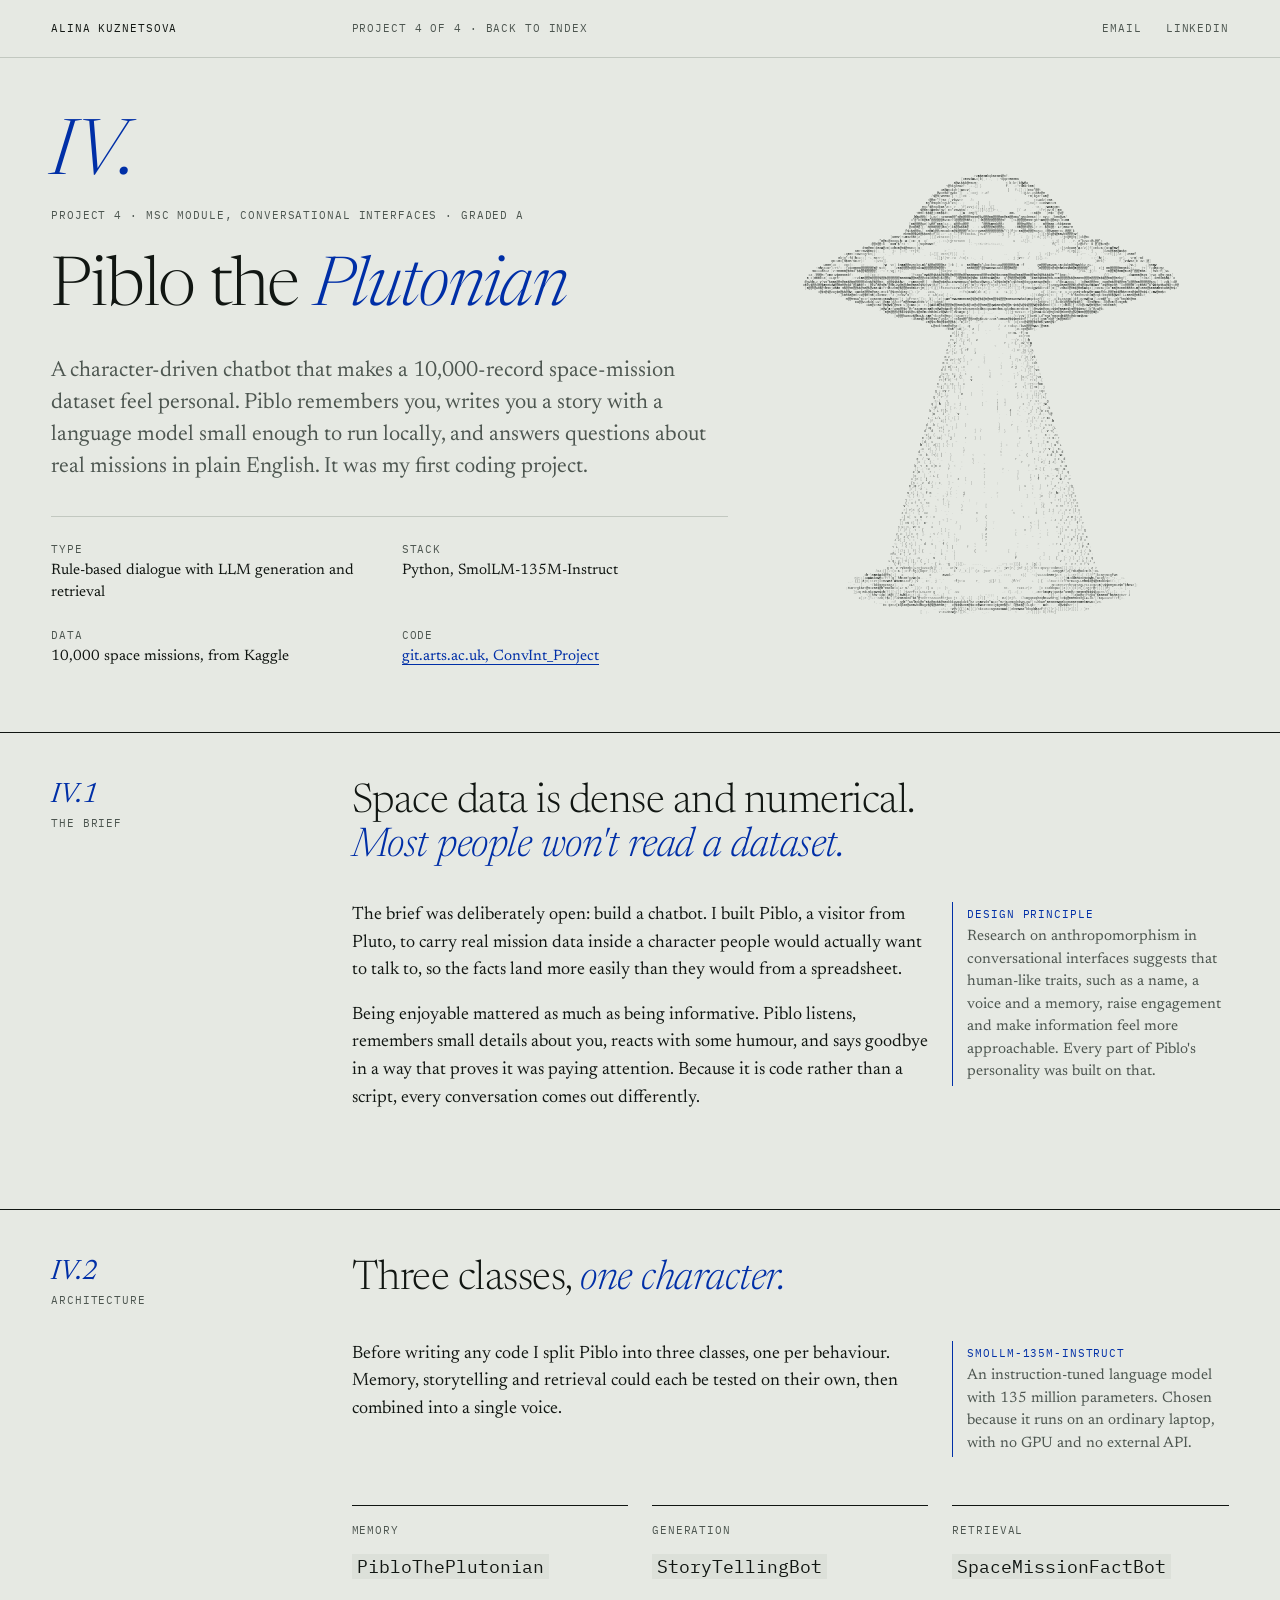
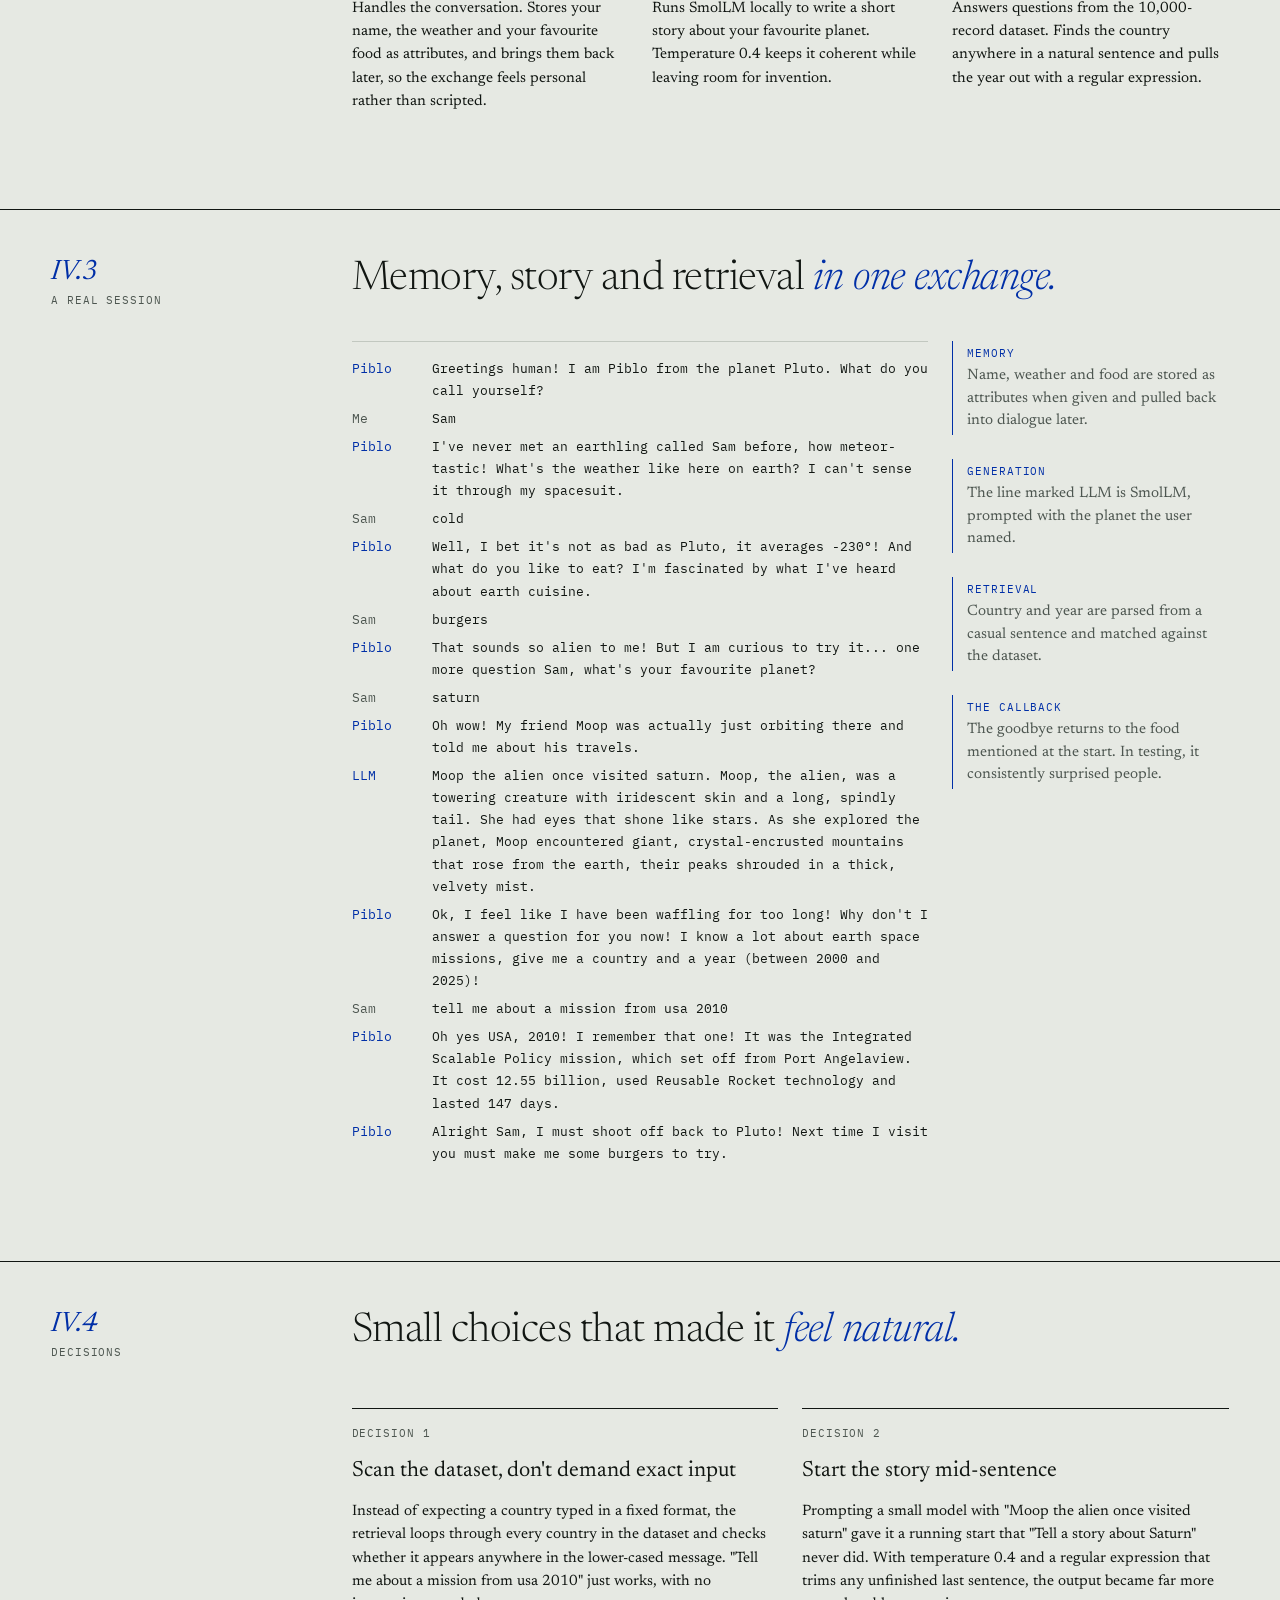
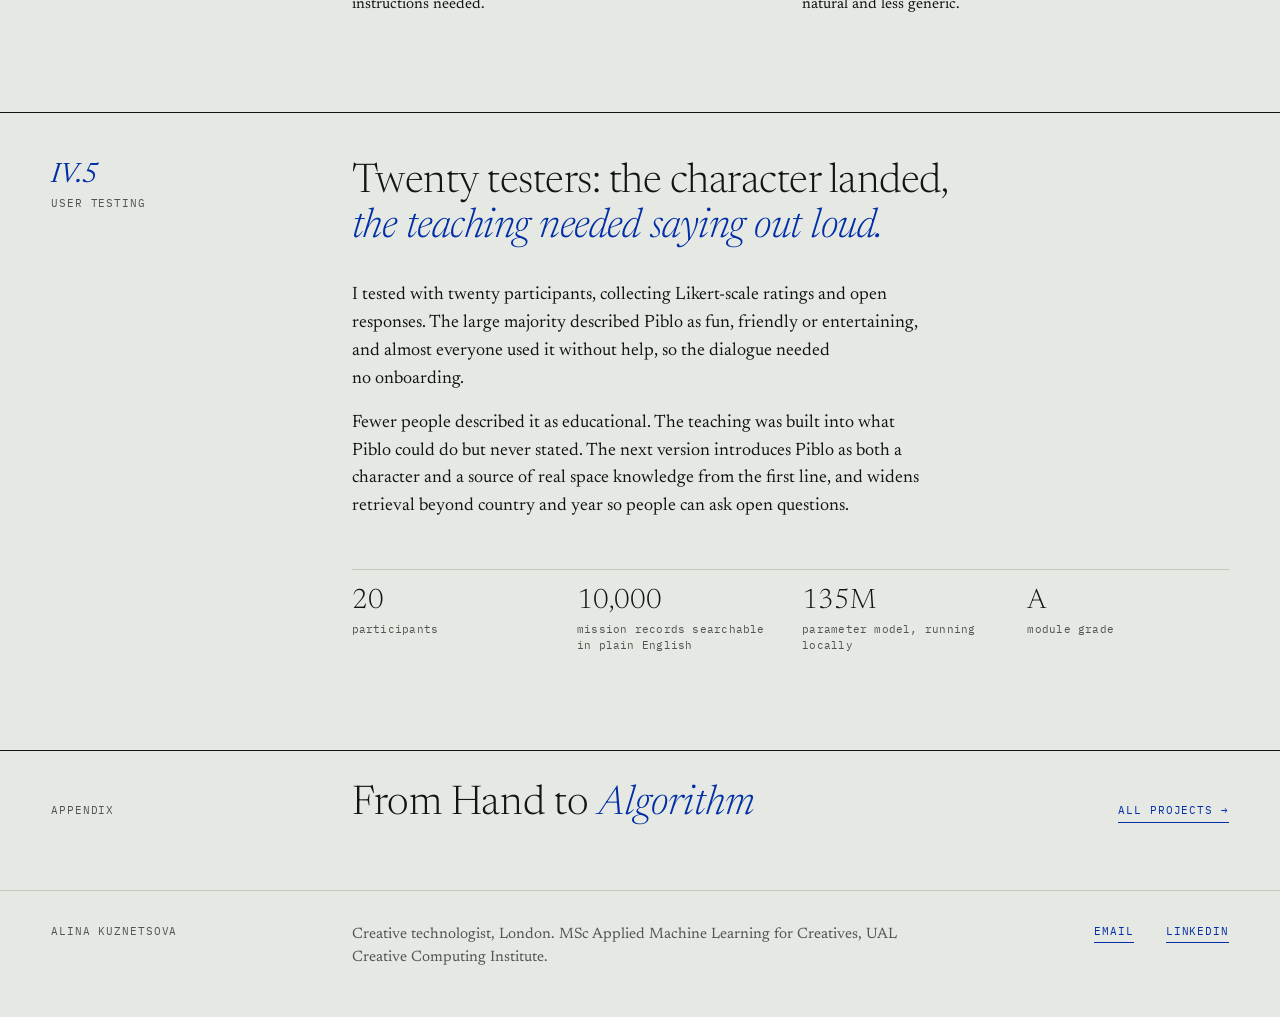
<file: piblo/index.html>
<!doctype html>
<html lang="en-GB">
<head>
  <meta charset="utf-8">
  <meta name="viewport" content="width=device-width, initial-scale=1">
  <title>Piblo the Plutonian, Alina Kuznetsova</title>
  <meta name="description" content="A character-driven conversational agent over a 10,000-record space-mission dataset, with persistent memory, local LLM story generation and natural-language retrieval.">
  <meta property="og:title" content="Piblo the Plutonian, Alina Kuznetsova">
  <meta property="og:description" content="A Plutonian who makes a space-mission dataset worth talking to.">
  <meta name="theme-color" content="#e6e9e3">
  <link rel="icon" href="data:image/svg+xml,%3Csvg xmlns='http://www.w3.org/2000/svg' viewBox='0 0 16 16'%3E%3Crect width='16' height='16' fill='%23002fa7'/%3E%3C/svg%3E">
  <link rel="preconnect" href="https://fonts.googleapis.com">
  <link rel="preconnect" href="https://fonts.gstatic.com" crossorigin>
  <link href="https://fonts.googleapis.com/css2?family=Newsreader:ital,opsz,wght@0,6..72,300..600;1,6..72,300..600&family=IBM+Plex+Mono:wght@400;500&display=swap" rel="stylesheet">
  <link rel="stylesheet" href="../css/style.css">
</head>
<body>

  <header class="masthead">
    <div class="wrap grid">
      <a class="label mh-name" href="../index.html">Alina Kuznetsova</a>
      <a class="label mh-mid" href="../index.html#piblo">Project 4 of 4 · Back to index</a>
      <nav class="label mh-end" aria-label="Contact">
        <a href="mailto:alinakuznetsova7@gmail.com">Email</a>
        <a href="https://www.linkedin.com/in/alina-kuznetsova-74a386204/" target="_blank" rel="noopener">LinkedIn</a>
      </nav>
    </div>
  </header>

  <main>

    <!-- hero -->
    <section class="wrap grid cs-hero">
      <div class="cs-hero-text">
        <span class="numeral">IV.</span>
        <span class="label">Project 4 · MSc module, Conversational Interfaces · Graded A</span>
        <h1 class="h1">Piblo the <em>Plutonian</em></h1>
        <p class="lede">A character-driven chatbot that makes a 10,000-record space-mission dataset feel personal. Piblo remembers you, writes you a story with a language model small enough to run locally, and answers questions about real missions in plain English. It was my first coding project.</p>
        <dl class="meta">
          <div><dt>Type</dt><dd>Rule-based dialogue with LLM generation and retrieval</dd></div>
          <div><dt>Stack</dt><dd>Python, SmolLM-135M-Instruct</dd></div>
          <div><dt>Data</dt><dd>10,000 space missions, from Kaggle</dd></div>
          <div><dt>Code</dt><dd><a href="https://git.arts.ac.uk/a-kuznetsova0620251/ConvInt_Project_Alina_Kuznetsova" target="_blank" rel="noopener">git.arts.ac.uk, ConvInt_Project</a></dd></div>
        </dl>
      </div>
      <figure class="fig cs-hero-fig">
        <div class="fig-art">
          <div class="ascii" data-ascii="../images/ufo.webp" data-h="440" data-fs="3" role="img" aria-label="A flying saucer with a tractor beam drawn in layered ASCII"></div>
        </div>
      </figure>
    </section>

    <!-- 1: brief -->
    <section class="wrap grid sec" id="brief">
      <div class="sec-label"><span class="n">IV.1</span><span class="label">The brief</span></div>
      <h2 class="h2 sec-head">Space data is dense and numerical. <em>Most people won't read a dataset.</em></h2>
      <div class="sec-body prose">
        <p>The brief was deliberately open: build a chatbot. I built Piblo, a visitor from Pluto, to carry real mission data inside a character people would actually want to talk to, so the facts land more easily than they would from a spreadsheet.</p>
        <p>Being enjoyable mattered as much as being informative. Piblo listens, remembers small details about you, reacts with some humour, and says goodbye in a way that proves it was paying attention. Because it is code rather than a script, every conversation comes out differently.</p>
      </div>
      <aside class="sec-note">
        <p class="note"><span class="label">Design principle</span>Research on anthropomorphism in conversational interfaces suggests that human-like traits, such as a name, a voice and a memory, raise engagement and make information feel more approachable. Every part of Piblo's personality was built on that.</p>
      </aside>
    </section>

    <!-- 2: architecture -->
    <section class="wrap grid sec" id="architecture">
      <div class="sec-label"><span class="n">IV.2</span><span class="label">Architecture</span></div>
      <h2 class="h2 sec-head">Three classes, <em>one character.</em></h2>
      <div class="sec-body prose">
        <p>Before writing any code I split Piblo into three classes, one per behaviour. Memory, storytelling and retrieval could each be tested on their own, then combined into a single voice.</p>
      </div>
      <aside class="sec-note">
        <p class="note"><span class="label">SmolLM-135M-Instruct</span>An instruction-tuned language model with 135 million parameters. Chosen because it runs on an ordinary laptop, with no GPU and no external API.</p>
      </aside>
      <div class="sec-wide cards">
        <div class="card">
          <div class="card-top"><span class="label">Memory</span></div>
          <h3><code>PibloThePlutonian</code></h3>
          <p>Handles the conversation. Stores your name, the weather and your favourite food as attributes, and brings them back later, so the exchange feels personal rather than scripted.</p>
        </div>
        <div class="card">
          <div class="card-top"><span class="label">Generation</span></div>
          <h3><code>StoryTellingBot</code></h3>
          <p>Runs SmolLM locally to write a short story about your favourite planet. Temperature 0.4 keeps it coherent while leaving room for invention.</p>
        </div>
        <div class="card">
          <div class="card-top"><span class="label">Retrieval</span></div>
          <h3><code>SpaceMissionFactBot</code></h3>
          <p>Answers questions from the 10,000-record dataset. Finds the country anywhere in a natural sentence and pulls the year out with a regular expression.</p>
        </div>
      </div>
    </section>

    <!-- 3: session -->
    <section class="wrap grid sec" id="session">
      <div class="sec-label"><span class="n">IV.3</span><span class="label">A real session</span></div>
      <h2 class="h2 sec-head">Memory, story and retrieval <em>in one exchange.</em></h2>
      <div class="sec-body">
        <div class="transcript" aria-label="Transcript of a real Piblo session">
          <p class="bot"><span class="who">Piblo</span><span>Greetings human! I am Piblo from the planet Pluto. What do you call yourself?</span></p>
          <p><span class="who">Me</span><span>Sam</span></p>
          <p class="bot"><span class="who">Piblo</span><span>I've never met an earthling called Sam before, how meteor-tastic! What's the weather like here on earth? I can't sense it through my spacesuit.</span></p>
          <p><span class="who">Sam</span><span>cold</span></p>
          <p class="bot"><span class="who">Piblo</span><span>Well, I bet it's not as bad as Pluto, it averages -230°! And what do you like to eat? I'm fascinated by what I've heard about earth cuisine.</span></p>
          <p><span class="who">Sam</span><span>burgers</span></p>
          <p class="bot"><span class="who">Piblo</span><span>That sounds so alien to me! But I am curious to try it... one more question Sam, what's your favourite planet?</span></p>
          <p><span class="who">Sam</span><span>saturn</span></p>
          <p class="bot"><span class="who">Piblo</span><span>Oh wow! My friend Moop was actually just orbiting there and told me about his travels.</span></p>
          <p class="bot"><span class="who">LLM</span><span>Moop the alien once visited saturn. Moop, the alien, was a towering creature with iridescent skin and a long, spindly tail. She had eyes that shone like stars. As she explored the planet, Moop encountered giant, crystal-encrusted mountains that rose from the earth, their peaks shrouded in a thick, velvety mist.</span></p>
          <p class="bot"><span class="who">Piblo</span><span>Ok, I feel like I have been waffling for too long! Why don't I answer a question for you now! I know a lot about earth space missions, give me a country and a year (between 2000 and 2025)!</span></p>
          <p><span class="who">Sam</span><span>tell me about a mission from usa 2010</span></p>
          <p class="bot"><span class="who">Piblo</span><span>Oh yes USA, 2010! I remember that one! It was the Integrated Scalable Policy mission, which set off from Port Angelaview. It cost 12.55 billion, used Reusable Rocket technology and lasted 147 days.</span></p>
          <p class="bot"><span class="who">Piblo</span><span>Alright Sam, I must shoot off back to Pluto! Next time I visit you must make me some burgers to try.</span></p>
        </div>
      </div>
      <aside class="sec-note">
        <p class="note"><span class="label">Memory</span>Name, weather and food are stored as attributes when given and pulled back into dialogue later.</p>
        <p class="note"><span class="label">Generation</span>The line marked LLM is SmolLM, prompted with the planet the user named.</p>
        <p class="note"><span class="label">Retrieval</span>Country and year are parsed from a casual sentence and matched against the dataset.</p>
        <p class="note"><span class="label">The callback</span>The goodbye returns to the food mentioned at the start. In testing, it consistently surprised people.</p>
      </aside>
    </section>

    <!-- 4: decisions -->
    <section class="wrap grid sec" id="decisions">
      <div class="sec-label"><span class="n">IV.4</span><span class="label">Decisions</span></div>
      <h2 class="h2 sec-head">Small choices that made it <em>feel natural.</em></h2>
      <div class="sec-wide cards two">
        <div class="card">
          <div class="card-top"><span class="label">Decision 1</span></div>
          <h3>Scan the dataset, don't demand exact input</h3>
          <p>Instead of expecting a country typed in a fixed format, the retrieval loops through every country in the dataset and checks whether it appears anywhere in the lower-cased message. "Tell me about a mission from usa 2010" just works, with no instructions needed.</p>
        </div>
        <div class="card">
          <div class="card-top"><span class="label">Decision 2</span></div>
          <h3>Start the story mid-sentence</h3>
          <p>Prompting a small model with "Moop the alien once visited saturn" gave it a running start that "Tell a story about Saturn" never did. With temperature 0.4 and a regular expression that trims any unfinished last sentence, the output became far more natural and less generic.</p>
        </div>
      </div>
    </section>

    <!-- 5: testing -->
    <section class="wrap grid sec" id="testing">
      <div class="sec-label"><span class="n">IV.5</span><span class="label">User testing</span></div>
      <h2 class="h2 sec-head">Twenty testers: the character landed, <em>the teaching needed saying out loud.</em></h2>
      <div class="sec-body prose">
        <p>I tested with twenty participants, collecting Likert-scale ratings and open responses. The large majority described Piblo as fun, friendly or entertaining, and almost everyone used it without help, so the dialogue needed no onboarding.</p>
        <p>Fewer people described it as educational. The teaching was built into what Piblo could do but never stated. The next version introduces Piblo as both a character and a source of real space knowledge from the first line, and widens retrieval beyond country and year so people can ask open questions.</p>
      </div>
      <div class="sec-wide data">
        <div><b>20</b><span class="label">participants</span></div>
        <div><b>10,000</b><span class="label">mission records searchable in plain English</span></div>
        <div><b>135M</b><span class="label">parameter model, running locally</span></div>
        <div><b>A</b><span class="label">module grade</span></div>
      </div>
    </section>

    <nav class="wrap grid next" aria-label="Next project">
      <span class="label">Appendix</span>
      <a class="next-title" href="../midjourney/index.html">From Hand to <em>Algorithm</em></a>
      <div class="links"><a class="link" href="../index.html">All projects</a></div>
    </nav>

  </main>

  <footer class="wrap grid colophon">
    <span class="label">Alina Kuznetsova</span>
    <p>Creative technologist, London. MSc Applied Machine Learning for Creatives, UAL Creative Computing Institute.</p>
    <nav class="links label" aria-label="Contact">
      <a class="link plain" href="mailto:alinakuznetsova7@gmail.com">Email</a>
      <a class="link plain" href="https://www.linkedin.com/in/alina-kuznetsova-74a386204/" target="_blank" rel="noopener">LinkedIn</a>
    </nav>
  </footer>

  <script src="../js/main.js"></script>
</body>
</html>
</file>
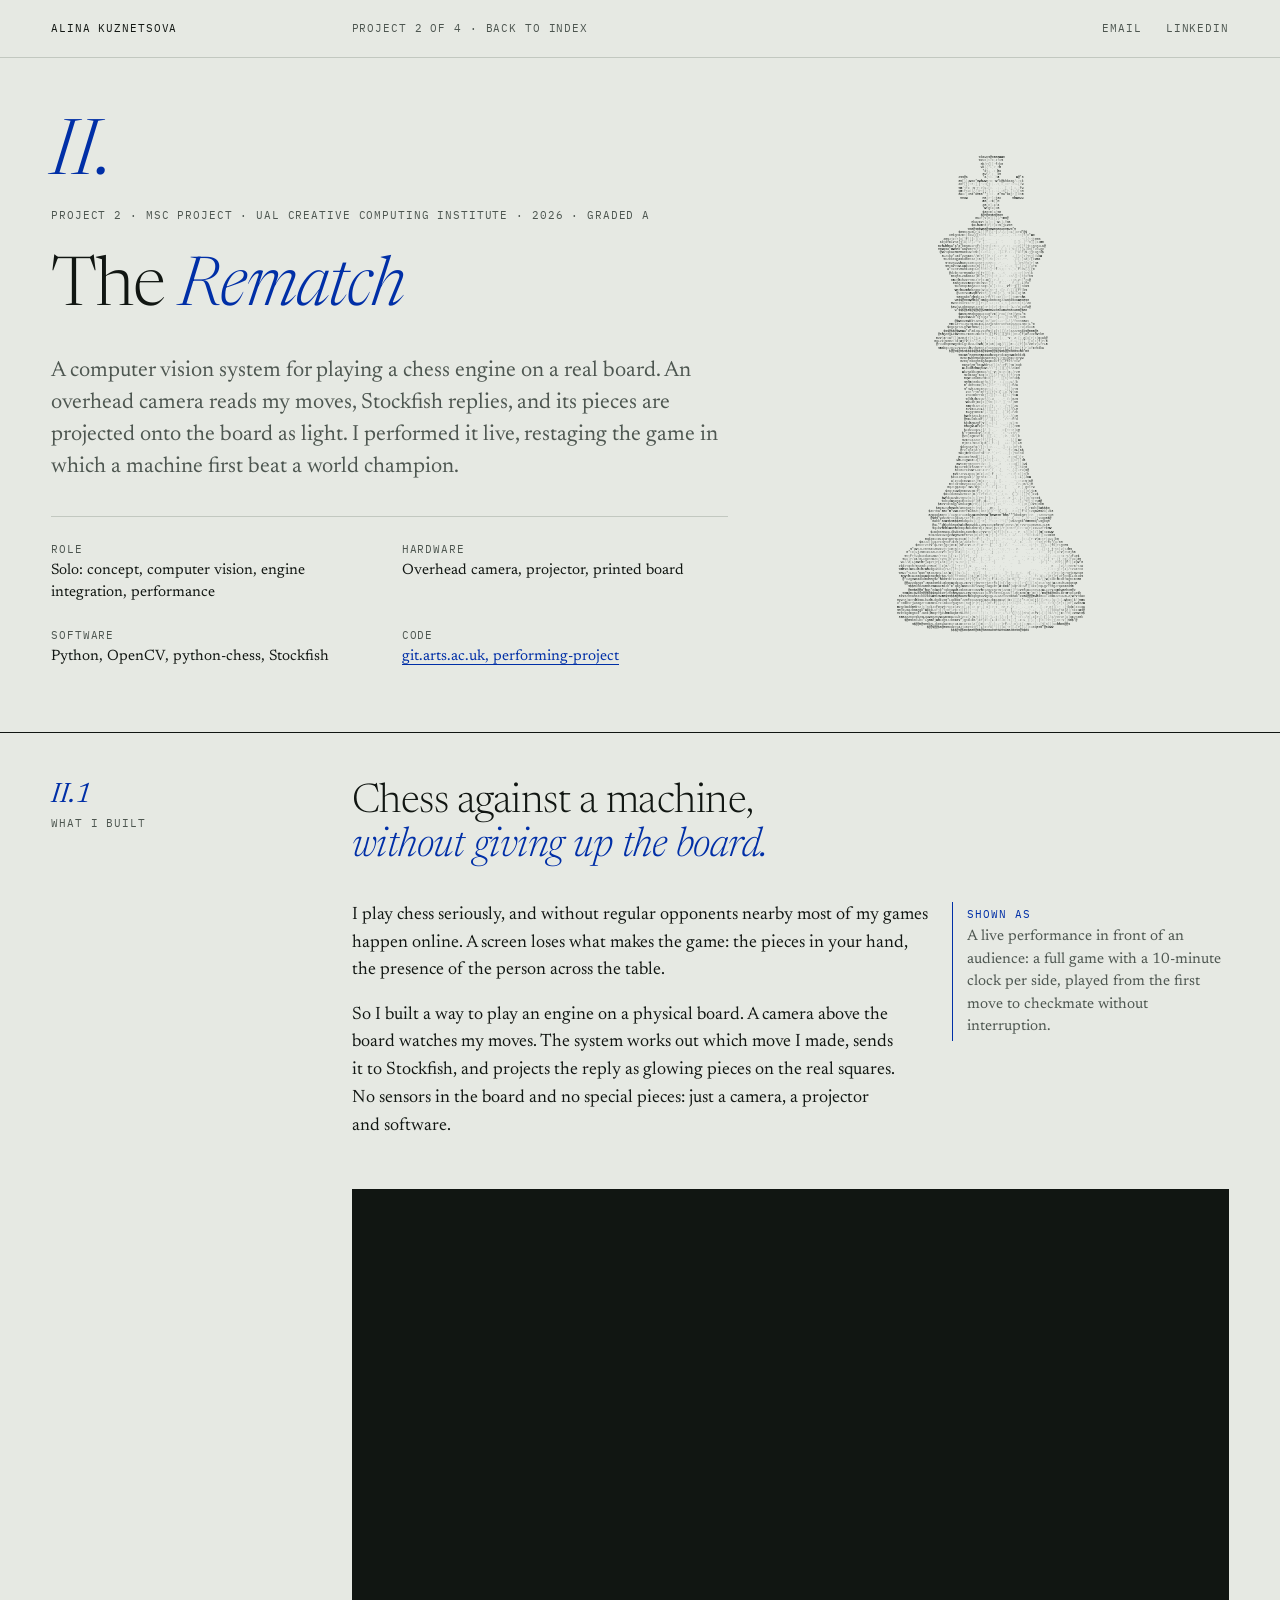
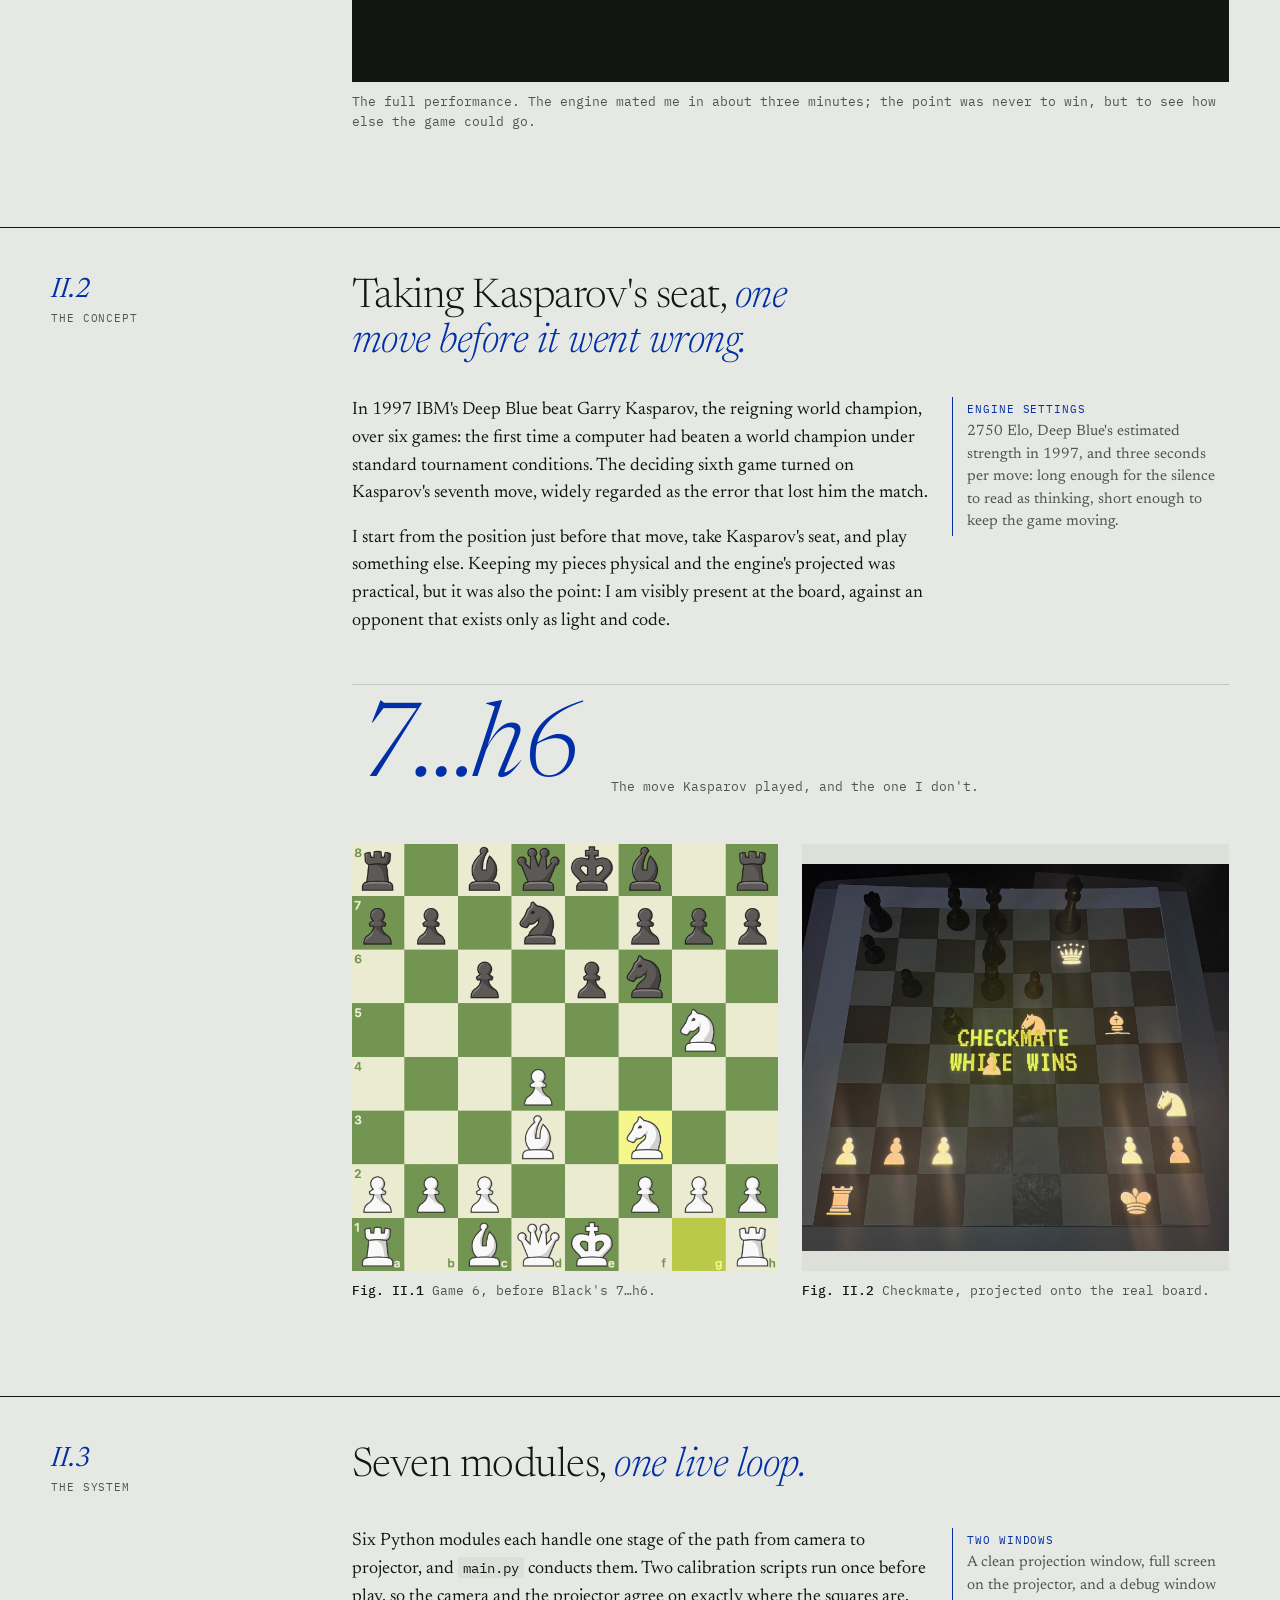
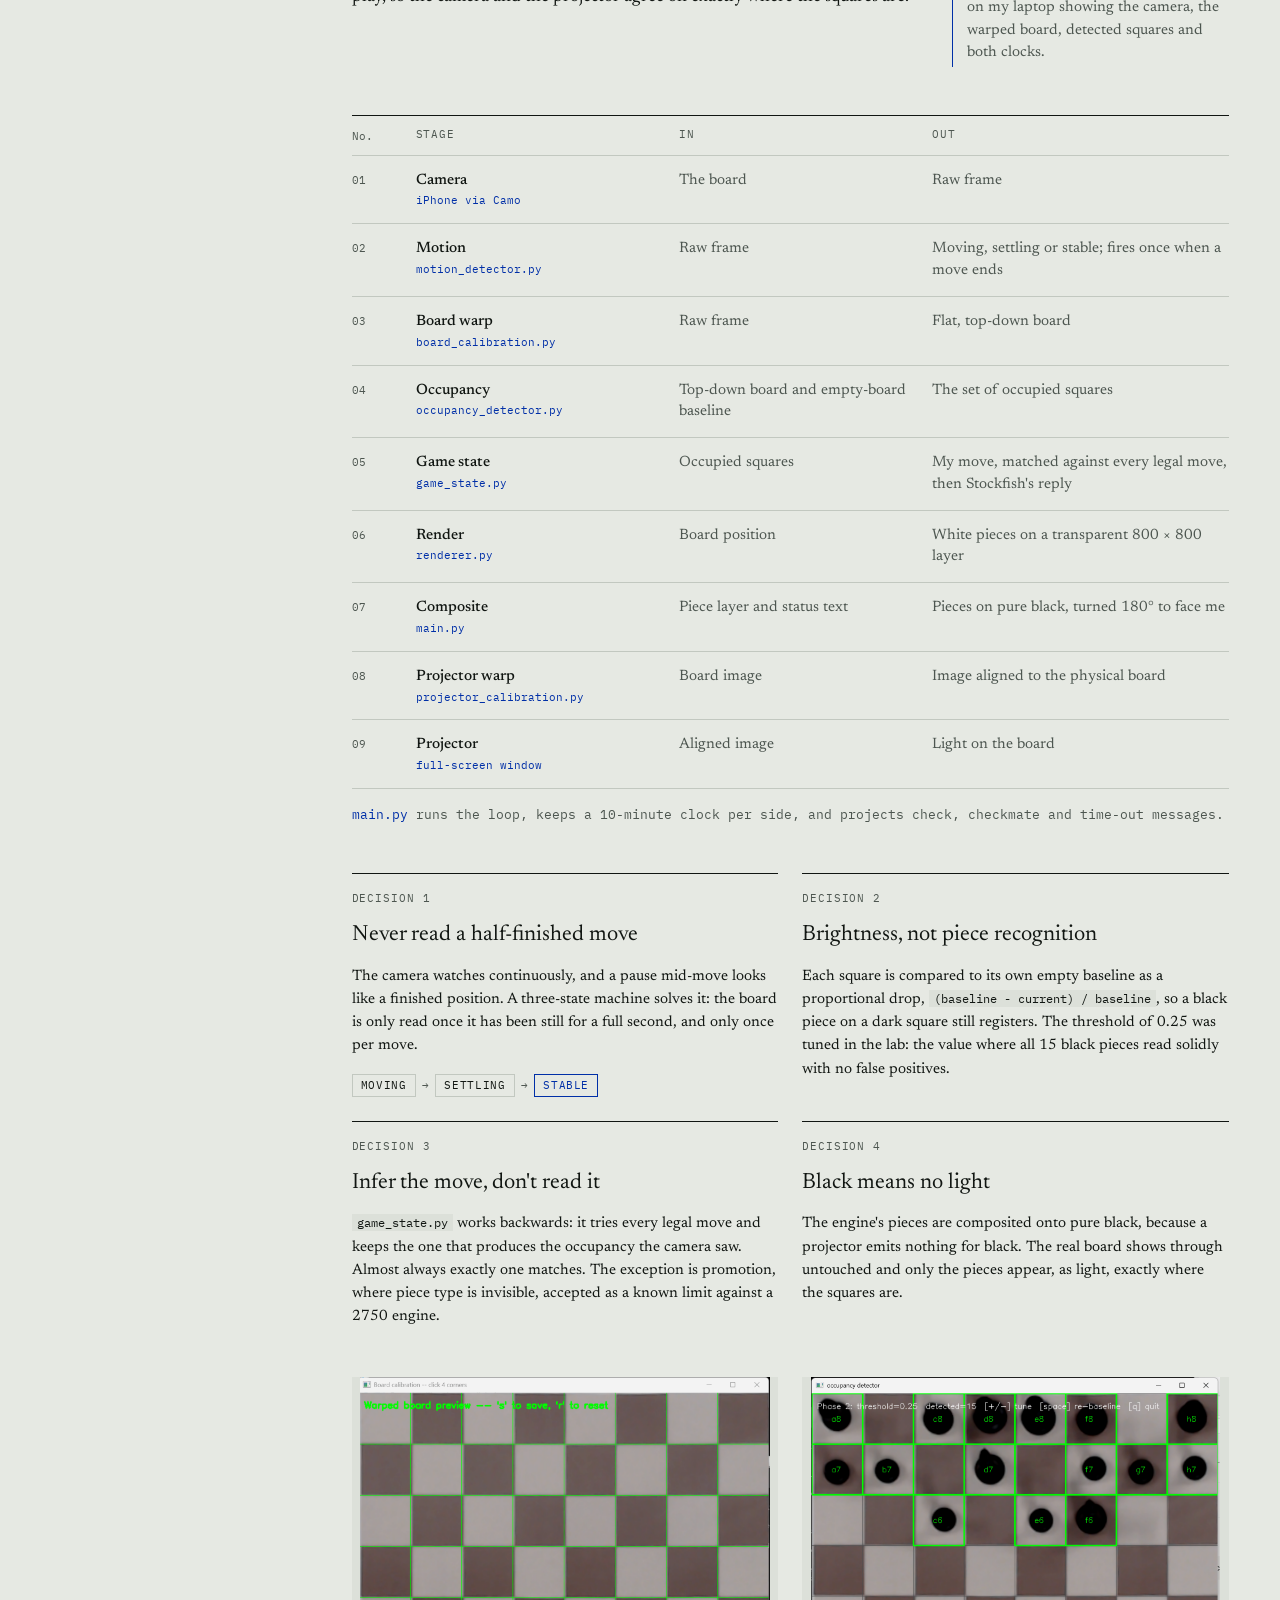
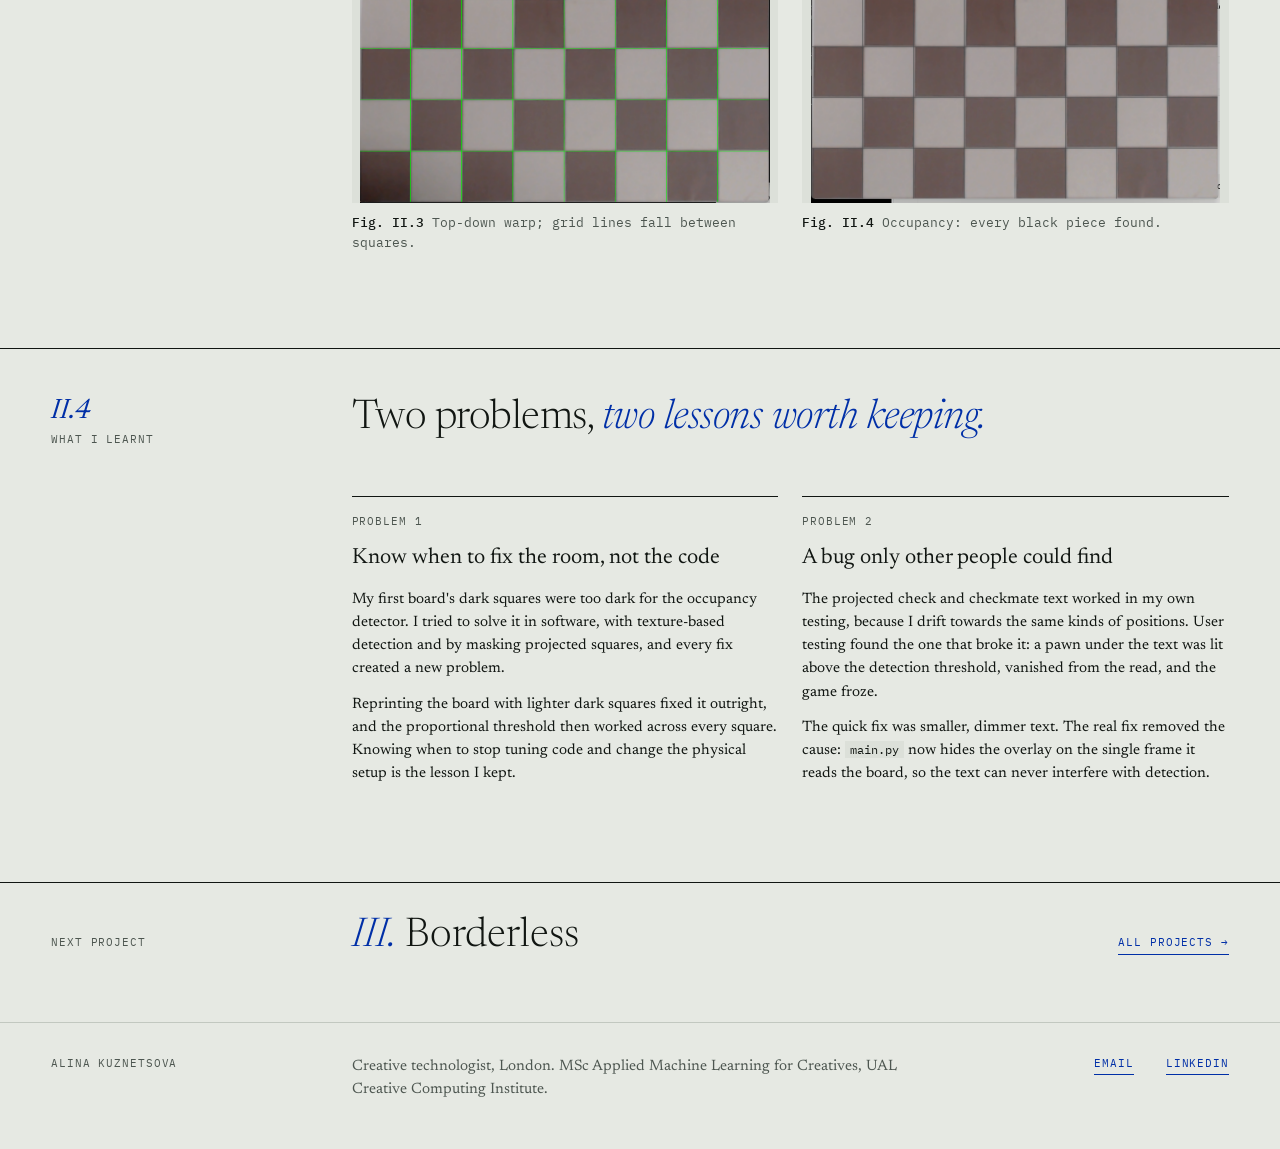
<file: rematch/index.html>
<!doctype html>
<html lang="en-GB">
<head>
  <meta charset="utf-8">
  <meta name="viewport" content="width=device-width, initial-scale=1">
  <title>The Rematch, Alina Kuznetsova</title>
  <meta name="description" content="A computer vision system for playing a chess engine on a real board: OpenCV reads physical moves, Stockfish replies, and its pieces are projected onto the board. Performed live as a restaging of Deep Blue against Kasparov.">
  <meta property="og:title" content="The Rematch, Alina Kuznetsova">
  <meta property="og:description" content="Playing Deep Blue's strength on a real board, with the machine's pieces made of light.">
  <meta name="theme-color" content="#e6e9e3">
  <link rel="icon" href="data:image/svg+xml,%3Csvg xmlns='http://www.w3.org/2000/svg' viewBox='0 0 16 16'%3E%3Crect width='16' height='16' fill='%23002fa7'/%3E%3C/svg%3E">
  <link rel="preconnect" href="https://fonts.googleapis.com">
  <link rel="preconnect" href="https://fonts.gstatic.com" crossorigin>
  <link href="https://fonts.googleapis.com/css2?family=Newsreader:ital,opsz,wght@0,6..72,300..600;1,6..72,300..600&family=IBM+Plex+Mono:wght@400;500&display=swap" rel="stylesheet">
  <link rel="stylesheet" href="../css/style.css">
</head>
<body>

  <header class="masthead">
    <div class="wrap grid">
      <a class="label mh-name" href="../index.html">Alina Kuznetsova</a>
      <a class="label mh-mid" href="../index.html#rematch">Project 2 of 4 · Back to index</a>
      <nav class="label mh-end" aria-label="Contact">
        <a href="mailto:alinakuznetsova7@gmail.com">Email</a>
        <a href="https://www.linkedin.com/in/alina-kuznetsova-74a386204/" target="_blank" rel="noopener">LinkedIn</a>
      </nav>
    </div>
  </header>

  <main>

    <!-- hero -->
    <section class="wrap grid cs-hero">
      <div class="cs-hero-text">
        <span class="numeral">II.</span>
        <span class="label">Project 2 · MSc project · UAL Creative Computing Institute · 2026 · Graded A</span>
        <h1 class="h1">The <em>Rematch</em></h1>
        <p class="lede">A computer vision system for playing a chess engine on a real board. An overhead camera reads my moves, Stockfish replies, and its pieces are projected onto the board as light. I performed it live, restaging the game in which a machine first beat a world champion.</p>
        <dl class="meta">
          <div><dt>Role</dt><dd>Solo: concept, computer vision, engine integration, performance</dd></div>
          <div><dt>Hardware</dt><dd>Overhead camera, projector, printed board</dd></div>
          <div><dt>Software</dt><dd>Python, OpenCV, python-chess, Stockfish</dd></div>
          <div><dt>Code</dt><dd><a href="https://git.arts.ac.uk/a-kuznetsova0620251/performing-project" target="_blank" rel="noopener">git.arts.ac.uk, performing-project</a></dd></div>
        </dl>
      </div>
      <figure class="fig cs-hero-fig">
        <div class="fig-art">
          <div class="ascii" data-ascii="../images/chess.webp" data-h="480" data-fs="3" role="img" aria-label="A chess king drawn in layered ASCII"></div>
        </div>
      </figure>
    </section>

    <!-- ii.1 what i built -->
    <section class="wrap grid sec" id="built">
      <div class="sec-label"><span class="n">II.1</span><span class="label">What I built</span></div>
      <h2 class="h2 sec-head">Chess against a machine, <em>without giving up the board.</em></h2>
      <div class="sec-body prose">
        <p>I play chess seriously, and without regular opponents nearby most of my games happen online. A screen loses what makes the game: the pieces in your hand, the presence of the person across the table.</p>
        <p>So I built a way to play an engine on a physical board. A camera above the board watches my moves. The system works out which move I made, sends it to Stockfish, and projects the reply as glowing pieces on the real squares. No sensors in the board and no special pieces: just a camera, a projector and software.</p>
      </div>
      <aside class="sec-note">
        <p class="note"><span class="label">Shown as</span>A live performance in front of an audience: a full game with a 10-minute clock per side, played from the first move to checkmate without interruption.</p>
      </aside>
      <figure class="sec-wide figure">
        <div class="video">
          <iframe src="https://www.youtube.com/embed/g6X42utHxQ0?rel=0" title="The Rematch, full performance" loading="lazy" referrerpolicy="strict-origin-when-cross-origin" allow="accelerometer; clipboard-write; encrypted-media; gyroscope; picture-in-picture; web-share" allowfullscreen></iframe>
        </div>
        <figcaption class="caption">The full performance. The engine mated me in about three minutes; the point was never to win, but to see how else the game could go.</figcaption>
      </figure>
    </section>

    <!-- ii.2 the concept -->
    <section class="wrap grid sec" id="concept">
      <div class="sec-label"><span class="n">II.2</span><span class="label">The concept</span></div>
      <h2 class="h2 sec-head">Taking Kasparov's seat, <em>one move before it went wrong.</em></h2>
      <div class="sec-body prose">
        <p>In 1997 IBM's Deep Blue beat Garry Kasparov, the reigning world champion, over six games: the first time a computer had beaten a world champion under standard tournament conditions. The deciding sixth game turned on Kasparov's seventh move, widely regarded as the error that lost him the match.</p>
        <p>I start from the position just before that move, take Kasparov's seat, and play something else. Keeping my pieces physical and the engine's projected was practical, but it was also the point: I am visibly present at the board, against an opponent that exists only as light and code.</p>
      </div>
      <aside class="sec-note">
        <p class="note"><span class="label">Engine settings</span>2750 Elo, Deep Blue's estimated strength in 1997, and three seconds per move: long enough for the silence to read as thinking, short enough to keep the game moving.</p>
      </aside>
      <div class="sec-wide exhibit">
        <span class="exhibit-big">7…h6</span>
        <p class="caption">The move Kasparov played, and the one I don't.</p>
      </div>
      <div class="sec-wide figrow">
        <figure>
          <img class="ar-1" src="images/starting-position.png" alt="Diagram of the starting position: Deep Blue v Kasparov, 1997, Game 6, before Black's seventh move" width="716" height="716" loading="lazy">
          <figcaption class="caption"><b>Fig. II.1</b> Game 6, before Black's 7…h6.</figcaption>
        </figure>
        <figure>
          <img class="ar-1" src="images/board-in-dark.jpeg" alt="The board in the dark: physical black pieces, projected white pieces and the words checkmate, white wins" width="1600" height="1449" loading="lazy">
          <figcaption class="caption"><b>Fig. II.2</b> Checkmate, projected onto the real board.</figcaption>
        </figure>
      </div>
    </section>

    <!-- ii.3 the system -->
    <section class="wrap grid sec" id="system">
      <div class="sec-label"><span class="n">II.3</span><span class="label">The system</span></div>
      <h2 class="h2 sec-head">Seven modules, <em>one live loop.</em></h2>
      <div class="sec-body prose">
        <p>Six Python modules each handle one stage of the path from camera to projector, and <code>main.py</code> conducts them. Two calibration scripts run once before play, so the camera and the projector agree on exactly where the squares are.</p>
      </div>
      <aside class="sec-note">
        <p class="note"><span class="label">Two windows</span>A clean projection window, full screen on the projector, and a debug window on my laptop showing the camera, the warped board, detected squares and both clocks.</p>
      </aside>
      <div class="sec-wide">
        <ol class="pipeline" aria-label="Data flow from camera to projector">
          <li class="head"><span class="no">No.</span><span class="label">Stage</span><span class="label">In</span><span class="label">Out</span></li>
          <li><span class="no">01</span><span class="stage"><b>Camera</b><span class="mod">iPhone via Camo</span></span><span class="io" data-k="In">The board</span><span class="io" data-k="Out">Raw frame</span></li>
          <li><span class="no">02</span><span class="stage"><b>Motion</b><span class="mod">motion_detector.py</span></span><span class="io" data-k="In">Raw frame</span><span class="io" data-k="Out">Moving, settling or stable; fires once when a move ends</span></li>
          <li><span class="no">03</span><span class="stage"><b>Board warp</b><span class="mod">board_calibration.py</span></span><span class="io" data-k="In">Raw frame</span><span class="io" data-k="Out">Flat, top-down board</span></li>
          <li><span class="no">04</span><span class="stage"><b>Occupancy</b><span class="mod">occupancy_detector.py</span></span><span class="io" data-k="In">Top-down board and empty-board baseline</span><span class="io" data-k="Out">The set of occupied squares</span></li>
          <li><span class="no">05</span><span class="stage"><b>Game state</b><span class="mod">game_state.py</span></span><span class="io" data-k="In">Occupied squares</span><span class="io" data-k="Out">My move, matched against every legal move, then Stockfish's reply</span></li>
          <li><span class="no">06</span><span class="stage"><b>Render</b><span class="mod">renderer.py</span></span><span class="io" data-k="In">Board position</span><span class="io" data-k="Out">White pieces on a transparent 800 × 800 layer</span></li>
          <li><span class="no">07</span><span class="stage"><b>Composite</b><span class="mod">main.py</span></span><span class="io" data-k="In">Piece layer and status text</span><span class="io" data-k="Out">Pieces on pure black, turned 180° to face me</span></li>
          <li><span class="no">08</span><span class="stage"><b>Projector warp</b><span class="mod">projector_calibration.py</span></span><span class="io" data-k="In">Board image</span><span class="io" data-k="Out">Image aligned to the physical board</span></li>
          <li><span class="no">09</span><span class="stage"><b>Projector</b><span class="mod">full-screen window</span></span><span class="io" data-k="In">Aligned image</span><span class="io" data-k="Out">Light on the board</span></li>
        </ol>
        <p class="pipeline-foot caption"><b class="kw">main.py</b> runs the loop, keeps a 10-minute clock per side, and projects check, checkmate and time-out messages.</p>
      </div>
      <div class="sec-wide cards two">
        <div class="card">
          <div class="card-top"><span class="label">Decision 1</span></div>
          <h3>Never read a half-finished move</h3>
          <p>The camera watches continuously, and a pause mid-move looks like a finished position. A three-state machine solves it: the board is only read once it has been still for a full second, and only once per move.</p>
          <div class="states" aria-label="Moving, then settling, then stable"><span>MOVING</span><i>→</i><span>SETTLING</span><i>→</i><span>STABLE</span></div>
        </div>
        <div class="card">
          <div class="card-top"><span class="label">Decision 2</span></div>
          <h3>Brightness, not piece recognition</h3>
          <p>Each square is compared to its own empty baseline as a proportional drop, <code>(baseline&nbsp;-&nbsp;current)&nbsp;/&nbsp;baseline</code>, so a black piece on a dark square still registers. The threshold of 0.25 was tuned in the lab: the value where all 15 black pieces read solidly with no false positives.</p>
        </div>
        <div class="card">
          <div class="card-top"><span class="label">Decision 3</span></div>
          <h3>Infer the move, don't read it</h3>
          <p><code>game_state.py</code> works backwards: it tries every legal move and keeps the one that produces the occupancy the camera saw. Almost always exactly one matches. The exception is promotion, where piece type is invisible, accepted as a known limit against a 2750 engine.</p>
        </div>
        <div class="card">
          <div class="card-top"><span class="label">Decision 4</span></div>
          <h3>Black means no light</h3>
          <p>The engine's pieces are composited onto pure black, because a projector emits nothing for black. The real board shows through untouched and only the pieces appear, as light, exactly where the squares are.</p>
        </div>
      </div>
      <div class="sec-wide figrow">
        <figure>
          <img class="ar-1" src="images/board-calib.png" alt="Calibration view: the board warped to a flat top-down grid with lines between squares" width="1538" height="1600" loading="lazy">
          <figcaption class="caption"><b>Fig. II.3</b> Top-down warp; grid lines fall between squares.</figcaption>
        </figure>
        <figure>
          <img class="ar-1" src="images/occupancy-detection.png" alt="Occupancy debug view: rectangles mark every square detected as occupied" width="1534" height="1600" loading="lazy">
          <figcaption class="caption"><b>Fig. II.4</b> Occupancy: every black piece found.</figcaption>
        </figure>
      </div>
    </section>

    <!-- ii.4 lessons -->
    <section class="wrap grid sec" id="lessons">
      <div class="sec-label"><span class="n">II.4</span><span class="label">What I learnt</span></div>
      <h2 class="h2 sec-head">Two problems, <em>two lessons worth keeping.</em></h2>
      <div class="sec-wide cards two">
        <div class="card">
          <div class="card-top"><span class="label">Problem 1</span></div>
          <h3>Know when to fix the room, not the code</h3>
          <p>My first board's dark squares were too dark for the occupancy detector. I tried to solve it in software, with texture-based detection and by masking projected squares, and every fix created a new problem.</p>
          <p>Reprinting the board with lighter dark squares fixed it outright, and the proportional threshold then worked across every square. Knowing when to stop tuning code and change the physical setup is the lesson I kept.</p>
        </div>
        <div class="card">
          <div class="card-top"><span class="label">Problem 2</span></div>
          <h3>A bug only other people could find</h3>
          <p>The projected check and checkmate text worked in my own testing, because I drift towards the same kinds of positions. User testing found the one that broke it: a pawn under the text was lit above the detection threshold, vanished from the read, and the game froze.</p>
          <p>The quick fix was smaller, dimmer text. The real fix removed the cause: <code>main.py</code> now hides the overlay on the single frame it reads the board, so the text can never interfere with detection.</p>
        </div>
      </div>
    </section>

    <nav class="wrap grid next" aria-label="Next project">
      <span class="label">Next project</span>
      <a class="next-title" href="../borderless/index.html"><em>III.</em> Borderless</a>
      <div class="links"><a class="link" href="../index.html">All projects</a></div>
    </nav>

  </main>

  <footer class="wrap grid colophon">
    <span class="label">Alina Kuznetsova</span>
    <p>Creative technologist, London. MSc Applied Machine Learning for Creatives, UAL Creative Computing Institute.</p>
    <nav class="links label" aria-label="Contact">
      <a class="link plain" href="mailto:alinakuznetsova7@gmail.com">Email</a>
      <a class="link plain" href="https://www.linkedin.com/in/alina-kuznetsova-74a386204/" target="_blank" rel="noopener">LinkedIn</a>
    </nav>
  </footer>

  <script src="../js/main.js"></script>
</body>
</html>
</file>
<file: css/style.css>
/* ============================================================
   alina kuznetsova, portfolio | style.css
   direction: specimen. one system for the homepage and every plate.
   ============================================================ */

/* ── tokens ── */
:root {
  /* colour: cool specimen-card paper, ink, one accent */
  --paper:    #e6e9e3;
  --paper-2:  #dce0d9;
  --ink:      #111612;
  --graphite: #4d5650;
  --rule:     #c2c8c0;
  --klein:    #002fa7;
  --ascii-rgb: 17,22,18;

  /* type */
  --serif: "Newsreader", "Iowan Old Style", Georgia, "Times New Roman", serif;
  --mono:  "IBM Plex Mono", ui-monospace, "SF Mono", Menlo, Consolas, monospace;

  /* type scale: 11 / 13 / 15 / 18 / 22 / 28 / 44 / 76 */
  --fs-label:   11px;
  --fs-caption: 13px;
  --fs-small:   15px;
  --fs-body:    18px;
  --fs-lede:    22px;
  --fs-h3:      28px;
  --fs-h2:      clamp(32px, 3.2vw, 44px);
  --fs-h1:      clamp(40px, 5.3vw, 76px);
  --fs-numeral: clamp(56px, 6vw, 88px);

  /* spacing: 8px unit */
  --s1: 8px;  --s2: 16px; --s3: 24px; --s4: 32px;
  --s6: 48px; --s8: 64px; --s12: 96px; --s16: 128px;

  /* grid */
  --cols:   12;
  --gutter: 24px;
  --margin: clamp(20px, 4vw, 56px);
  --max:    1440px;
}

/* ── base ── */
*, *::before, *::after { box-sizing: border-box; margin: 0; padding: 0; }
html { scroll-behavior: smooth; -webkit-text-size-adjust: 100%; }
body {
  background: var(--paper);
  color: var(--ink);
  font-family: var(--serif);
  font-size: var(--fs-body);
  line-height: 1.55;
  font-optical-sizing: auto;
  -webkit-font-smoothing: antialiased;
  text-rendering: optimizeLegibility;
  overflow-x: hidden;
}
::selection { background: var(--klein); color: var(--paper); }
img { display: block; max-width: 100%; height: auto; }
a { color: inherit; }
:focus-visible { outline: 2px solid var(--klein); outline-offset: 3px; }
@media (prefers-reduced-motion: reduce) { html { scroll-behavior: auto; } }

/* ── layout primitives ── */
.wrap { max-width: var(--max); margin: 0 auto; padding-inline: var(--margin); }
.grid {
  display: grid;
  grid-template-columns: repeat(var(--cols), minmax(0, 1fr));
  column-gap: var(--gutter);
}

/* ── type roles ── */
.label {
  font-family: var(--mono);
  font-size: var(--fs-label);
  font-weight: 400;
  letter-spacing: 0.08em;
  text-transform: uppercase;
  color: var(--graphite);
  line-height: 1.5;
}
.caption { font-family: var(--mono); font-size: var(--fs-caption); line-height: 1.5; color: var(--graphite); }
.caption b { color: var(--ink); font-weight: 500; }
.caption b.kw, .kw { color: var(--klein); font-weight: 400; }
.h1 {
  font-size: var(--fs-h1);
  font-weight: 300;
  line-height: 1.02;
  letter-spacing: -0.018em;
  text-wrap: balance;
}
.h2 {
  font-size: var(--fs-h2);
  font-weight: 300;
  line-height: 1.08;
  letter-spacing: -0.012em;
  text-wrap: balance;
}
.h3 { font-size: var(--fs-h3); font-weight: 400; line-height: 1.15; letter-spacing: -0.005em; text-wrap: balance; }
.h1 em, .h2 em, .h3 em { font-style: italic; color: var(--klein); }
.lede { font-size: var(--fs-lede); line-height: 1.45; color: var(--graphite); max-width: 36em; text-wrap: pretty; }
.prose { max-width: 34em; }
.prose p { text-wrap: pretty; }
.prose p + p { margin-top: 0.9em; }
.prose strong { font-weight: 500; }
.prose em { font-style: italic; }
.prose code, code {
  font-family: var(--mono);
  font-size: 0.8em;
  background: var(--paper-2);
  padding: 1px 5px;
}
.numeral {
  font-size: var(--fs-numeral);
  font-weight: 300;
  font-style: italic;
  line-height: 0.9;
  color: var(--klein);
  font-variant-numeric: lining-nums;
}

/* ── links ── */
.link {
  font-family: var(--mono);
  font-size: var(--fs-label);
  letter-spacing: 0.08em;
  text-transform: uppercase;
  color: var(--klein);
  text-decoration: none;
  display: inline-flex;
  align-items: center;
  gap: var(--s1);
  padding-bottom: 3px;
  border-bottom: 1px solid currentColor;
  transition: gap 0.25s ease;
}
.link::after { content: "\2192"; font-family: var(--mono); }
.link:hover { gap: var(--s2); }
.link.plain::after { content: none; }
.links { display: flex; flex-wrap: wrap; gap: var(--s2) var(--s4); }

/* ── masthead ── */
.masthead { border-bottom: 1px solid var(--rule); }
.masthead .grid { padding-block: 20px; align-items: baseline; }
.masthead a { text-decoration: none; transition: color 0.2s; }
.masthead a:hover { color: var(--klein); }
.mh-name { grid-column: 1 / 4; color: var(--ink); }
.mh-mid  { grid-column: 4 / 9; }
.mh-end  { grid-column: 9 / 13; text-align: right; display: flex; justify-content: flex-end; gap: var(--s3); }

/* ── figures ── */
/* a figure spans the full height of the text beside it: the drawing's box starts level with the title,
   the caption rule sits level with the last line of the text, and the drawing is centred between them */
.fig { display: flex; flex-direction: column; gap: 12px; }
.fig-art { display: flex; align-items: center; justify-content: center; position: relative; flex: 1 1 auto; }
.fig-cap {
  border-top: 1px solid var(--rule);
  padding-top: 10px;
  display: block;
  font-size: var(--fs-label);
  letter-spacing: 0.04em;
  line-height: 1.5;
  white-space: nowrap;
  overflow: hidden;
  text-overflow: ellipsis;
}
.fig-cap b { color: var(--ink); font-weight: 500; margin-right: 8px; }
.plate-art, .appendix-art, .hero-fig { align-self: stretch; }
/* breathing room between each drawing and the text beside it */
.plate--lead .plate-art, .appendix-art { padding-right: var(--s6); }
.plate--split .plate-art { padding-right: var(--s4); }
.plate--right .plate-art { padding-left: var(--s6); }
/* the text column runs the same height as its figure: title level with the top of the drawing's box, links level with the caption */
.plate-body, .appendix-body { display: flex; flex-direction: column; align-self: stretch; }
.plate-body .links, .appendix-body .links { margin-top: auto; padding-top: var(--s4); }

/* ── ascii ── */
.ascii { position: relative; will-change: transform; line-height: 0; }
.ascii pre {
  position: absolute; top: 0; left: 0;
  margin: 0;
  white-space: pre;
  font-family: "Courier New", Courier, monospace;
  line-height: 1.14;
  letter-spacing: 0.02em;
  pointer-events: none;
  will-change: transform;
  -webkit-font-smoothing: none;
}
.ascii pre:first-child { position: relative; }

/* ── home: hero ── */
.hero { padding-block: var(--s12) var(--s8); row-gap: var(--s6); }
.hero-text { grid-column: 1 / 8; display: flex; flex-direction: column; justify-content: space-between; gap: var(--s6); }
.hero-fig  { grid-column: 8 / 13; }
.hero-fig .fig-art { min-height: min(560px, 62vh); }

/* ── home: contents ── */
.contents { border-top: 1px solid var(--ink); padding-block: var(--s2) var(--s12); }
.contents > .label { grid-column: 1 / 4; padding-top: 14px; }
.contents ol { grid-column: 4 / 13; list-style: none; }
.contents li { border-bottom: 1px solid var(--rule); }
.contents li a {
  display: grid;
  grid-template-columns: 56px minmax(0, 1fr) auto;
  gap: var(--s2);
  align-items: baseline;
  padding: 12px 0;
  text-decoration: none;
  font-size: var(--fs-lede);
  transition: color 0.2s, padding 0.3s ease;
}
.contents li a:hover { color: var(--klein); padding-left: var(--s1); }
.contents li a:hover .label { color: var(--klein); }
.contents li.aside a { color: var(--graphite); }

/* ── home: plates ── */
.plate { border-top: 1px solid var(--ink); padding-block: var(--s6) var(--s12); row-gap: var(--s6); scroll-margin-top: var(--s3); }
.plate-meta { grid-column: 1 / 4; display: flex; flex-direction: column; gap: var(--s3); align-self: start; }
.meta { display: grid; gap: var(--s2); }
.meta dt { font-family: var(--mono); font-size: var(--fs-label); letter-spacing: 0.08em; text-transform: uppercase; color: var(--graphite); }
.meta dd { font-size: var(--fs-small); line-height: 1.45; margin-top: 2px; }
.meta dd a { color: var(--klein); text-decoration: none; border-bottom: 1px solid currentColor; }
.plate-title { font-size: var(--fs-h2); font-weight: 400; line-height: 1; letter-spacing: -0.015em; margin-bottom: var(--s3); }
.plate-body .prose { margin-bottom: var(--s4); }

/* plate layouts: the meta column is fixed, the rest composes to the evidence */
.plate--lead  .plate-art  { grid-column: 4 / 8; }
.plate--lead  .plate-body { grid-column: 8 / 13; }
.plate--lead  .plate-extra{ grid-column: 4 / 13; }
.plate--right .plate-body { grid-column: 4 / 9; }
.plate--right .plate-art  { grid-column: 9 / 13; }
.plate--right .plate-extra{ grid-column: 4 / 13; }
.plate--split .plate-art  { grid-column: 4 / 7; }
.plate--split .plate-body { grid-column: 7 / 13; }
.plate--split .plate-extra{ grid-column: 4 / 13; }
.plate-art .fig-art { min-height: 320px; }
.plate-extra { display: grid; gap: var(--s6); }

/* data row: real figures from the project */
.data { display: grid; grid-template-columns: repeat(4, minmax(0, 1fr)); gap: var(--gutter); border-top: 1px solid var(--rule); padding-top: var(--s2); }
.data div { display: flex; flex-direction: column; gap: 4px; }
.data b { font-size: var(--fs-h3); font-weight: 300; line-height: 1.1; font-variant-numeric: lining-nums tabular-nums; }
.data .label { text-transform: none; letter-spacing: 0.02em; }
.data .hl b { color: var(--klein); }
.data.six { grid-template-columns: repeat(6, minmax(0, 1fr)); }
.figtext { font-size: var(--fs-small); line-height: 1.55; color: var(--graphite); align-self: start; }
.figrow.four > .figtext { grid-column: span 2; max-width: 30em; }
.figrow.four > .figtext.wide { grid-column: span 3; }
.specimens.four > .figtext { grid-column: span 3; align-self: center; max-width: 34em; }
.data-block { display: grid; gap: var(--s2); }
.data-block > .caption { max-width: 62ch; }

/* specimen strip of images */
.specimens { display: grid; grid-template-columns: repeat(3, minmax(0, 1fr)); gap: var(--gutter); }
.specimens.four { grid-template-columns: repeat(4, minmax(0, 1fr)); }
.specimens figure { display: flex; flex-direction: column; gap: 10px; }
.specimens img { width: 100%; aspect-ratio: 1; object-fit: cover; background: var(--paper-2); }
.specimens.contain img { object-fit: contain; padding: 8%; }
.specimens figcaption { display: flex; justify-content: space-between; gap: var(--s1); }

/* typographic exhibit: a large set piece drawn from the subject */
.exhibit { display: grid; grid-template-columns: auto minmax(0, 1fr); gap: var(--s4); align-items: end; border-top: 1px solid var(--rule); padding-top: var(--s3); }
.exhibit-big { font-size: clamp(64px, 8vw, 120px); font-weight: 300; line-height: 0.85; letter-spacing: -0.03em; color: var(--klein); font-style: italic; }

/* transcript excerpt */
.transcript { border-top: 1px solid var(--rule); padding-top: var(--s2); font-family: var(--mono); font-size: var(--fs-caption); line-height: 1.7; display: grid; gap: 6px; max-width: 72ch; }
.transcript p { display: grid; grid-template-columns: 64px minmax(0, 1fr); gap: var(--s2); }
.transcript .who { color: var(--graphite); }
.transcript .bot .who { color: var(--klein); }

/* appendix */
.appendix { border-top: 1px dashed var(--graphite); padding-block: var(--s6) var(--s12); row-gap: var(--s4); }
.appendix-meta { grid-column: 1 / 4; }
.appendix-art  { grid-column: 4 / 7; }
.appendix-art .fig-art { min-height: 220px; }
.appendix-body { grid-column: 7 / 13; }
.appendix-body .plate-title { font-size: var(--fs-h3); }

/* about */
.about { border-top: 1px solid var(--ink); padding-block: var(--s6) var(--s12); row-gap: var(--s6); }
.about > .label { grid-column: 1 / 4; }
.about-body { grid-column: 4 / 10; }
.about-body .lede { color: var(--ink); }
.caps { grid-column: 4 / 13; display: grid; grid-template-columns: repeat(3, minmax(0, 1fr)); gap: var(--gutter); }
.caps div { border-top: 1px solid var(--rule); padding-top: var(--s2); display: flex; flex-direction: column; gap: var(--s1); }
.caps p { font-size: var(--fs-small); line-height: 1.5; }

/* colophon */
.colophon { border-top: 1px solid var(--rule); padding-block: var(--s4) var(--s6); row-gap: var(--s3); }
.colophon > .label { grid-column: 1 / 4; }
.colophon p { grid-column: 4 / 10; font-size: var(--fs-small); color: var(--graphite); max-width: 42em; }
.colophon .links { grid-column: 10 / 13; justify-content: flex-end; align-self: start; }

/* ============================================================
   case-study pages
   ============================================================ */
.cs-hero { padding-block: var(--s8); row-gap: var(--s6); align-items: center; }
.cs-hero-text { grid-column: 1 / 8; display: flex; flex-direction: column; gap: var(--s4); }
.cs-hero-text .numeral { margin-bottom: calc(var(--s2) * -1); }
.cs-hero-fig  { grid-column: 8 / 13; }
.cs-hero-fig .fig-art { min-height: min(520px, 58vh); }
.cs-hero .meta { grid-template-columns: repeat(2, minmax(0, 1fr)); gap: var(--s3) var(--gutter); border-top: 1px solid var(--rule); padding-top: var(--s3); max-width: 40em; }

/* section: label in cols 1 to 3, heading and body from col 4, margin notes in 10 to 12 */
.sec { border-top: 1px solid var(--ink); padding-block: var(--s6) var(--s12); row-gap: var(--s4); scroll-margin-top: var(--s3); }
.sec-label { grid-column: 1 / 4; display: flex; flex-direction: column; gap: 6px; }
.sec-label .n { font-family: var(--serif); font-style: italic; font-size: var(--fs-h3); color: var(--klein); text-transform: none; letter-spacing: 0; line-height: 1; }
.sec-head { grid-column: 4 / 12; }
.sec-body { grid-column: 4 / 10; }
.sec-note { grid-column: 10 / 13; align-self: start; }
.sec-wide { grid-column: 4 / 13; }
.sec-full { grid-column: 4 / 13; }
.sec > .sec-wide, .sec > .sec-full { margin-top: var(--s2); }

/* margin notes: definitions for the non-specialist, precise enough for the specialist */
.note { border-left: 1px solid var(--klein); padding: 4px 0 2px 14px; font-size: var(--fs-small); line-height: 1.5; color: var(--graphite); }
.note + .note { margin-top: var(--s3); }
.note .label { color: var(--klein); display: block; margin-bottom: 4px; }

/* cards in a ruled row (methods, decisions, lessons) */
.cards { display: grid; grid-template-columns: repeat(3, minmax(0, 1fr)); gap: var(--gutter); }
.cards.two { grid-template-columns: repeat(2, minmax(0, 1fr)); }
.card { border-top: 1px solid var(--ink); padding-top: var(--s2); display: flex; flex-direction: column; gap: var(--s2); }
.card-top { display: flex; justify-content: space-between; align-items: baseline; gap: var(--s2); }
.card h3 { font-size: var(--fs-lede); font-weight: 400; line-height: 1.2; text-wrap: balance; }
.card p { font-size: var(--fs-small); line-height: 1.55; }
.card p + p { margin-top: -4px; }
.card .result { font-family: var(--mono); font-size: var(--fs-caption); border-top: 1px solid var(--rule); padding-top: 10px; margin-top: auto; }
.tally { display: grid; grid-template-columns: repeat(3, minmax(0, 1fr)); gap: 6px var(--s2); border-top: 1px solid var(--rule); padding-top: 10px; margin-top: auto; }
.tally .of { grid-column: 1 / -1; }
.tally div { display: flex; flex-direction: column; gap: 2px; }
.tally b { font-size: var(--fs-h3); font-weight: 300; line-height: 1.1; font-variant-numeric: lining-nums tabular-nums; }
.tally.hl div:first-of-type b { color: var(--klein); }
.verdict { font-family: var(--mono); font-size: var(--fs-label); letter-spacing: 0.08em; text-transform: uppercase; padding: 2px 8px; border: 1px solid currentColor; }
.verdict.holds { color: var(--klein); }
.verdict.fails { color: var(--graphite); border-style: dashed; }

/* images in case studies */
.plate-img { background: var(--paper-2); }
.plate-img img { width: 100%; }
.figrow { display: grid; grid-template-columns: repeat(2, minmax(0, 1fr)); gap: var(--gutter); }
.figrow.three { grid-template-columns: repeat(3, minmax(0, 1fr)); }
.figrow.four { grid-template-columns: repeat(4, minmax(0, 1fr)); }
.figrow figure { display: flex; flex-direction: column; gap: 10px; min-width: 0; }
.figrow img { width: 100%; aspect-ratio: var(--ar, 4 / 3); object-fit: contain; background: var(--paper-2); }
.figrow.cover img { object-fit: cover; }
.ar-1 { --ar: 1; }
.ar-43 { --ar: 4 / 3; }
.ar-32 { --ar: 3 / 2; }
.ar-169 { --ar: 16 / 9; }
.ar-34 { --ar: 3 / 4; }
.figure { display: flex; flex-direction: column; gap: 10px; }
.figure img { width: 100%; background: var(--paper-2); }

/* gallery: a curated series, three by two */
.series { display: grid; grid-template-columns: repeat(3, minmax(0, 1fr)); gap: var(--s6) var(--gutter); }
.series figure { display: flex; flex-direction: column; gap: 10px; }
.series img { width: 100%; aspect-ratio: 1; object-fit: cover; background: var(--paper-2); }
.series figcaption { display: flex; justify-content: space-between; gap: var(--s1); }

/* live exhibit frame */
.live { border: 1px solid var(--ink); background: #faf9f6; }
.live-bar { display: flex; justify-content: space-between; gap: var(--s2); padding: 10px 14px; border-bottom: 1px solid var(--ink); background: var(--paper); }
.live-bar .dot { display: inline-block; width: 7px; height: 7px; border-radius: 50%; background: var(--klein); margin-right: 8px; vertical-align: 1px; }
.live iframe { width: 100%; height: 760px; border: 0; display: block; }

/* list with rules */
.ruled { list-style: none; }
.ruled li { border-top: 1px solid var(--rule); padding: 10px 0; display: grid; grid-template-columns: minmax(0, 1fr) auto; gap: var(--s2); font-size: var(--fs-small); }
.ruled li:last-child { border-bottom: 1px solid var(--rule); }

/* versioned runs, one ruled row per version */
.versions li { display: flex; flex-direction: column; gap: var(--s2); padding: var(--s3) 0; font-size: var(--fs-body); }
.version-head { display: flex; flex-wrap: wrap; align-items: baseline; gap: var(--s1) var(--s3); }
.version-head .verdict { margin-left: auto; }
.version-note { font-size: var(--fs-small); max-width: 40em; color: var(--graphite); }

/* prompts, tags and the process record */
.prompt { font-family: var(--mono); font-size: var(--fs-caption); line-height: 1.6; background: var(--paper-2); padding: 12px 14px; color: var(--ink); }
.prompt .params { display: block; margin-top: 6px; color: var(--klein); }
.tags { display: flex; flex-wrap: wrap; gap: 6px; }
.tag { font-family: var(--mono); font-size: var(--fs-label); letter-spacing: 0.04em; padding: 2px 8px; border: 1px solid var(--rule); color: var(--graphite); }
.tag.good { border-color: var(--klein); color: var(--klein); }
.tag.bad { border-style: dashed; border-color: var(--graphite); }
.card > img { width: 100%; aspect-ratio: 4 / 5; object-fit: cover; }

.process { border-top: 1px solid var(--ink); }
.process + .process { margin-top: 0; }
.process:last-of-type { border-bottom: 1px solid var(--ink); }
.process summary {
  display: grid;
  grid-template-columns: 120px minmax(0, 1fr) auto;
  gap: var(--gutter);
  align-items: baseline;
  padding: var(--s2) 0;
  cursor: pointer;
  list-style: none;
  font-size: var(--fs-lede);
  transition: color 0.2s;
}
.process summary::-webkit-details-marker { display: none; }
.process summary:hover { color: var(--klein); }
.process .toggle { color: var(--klein); }
.process .toggle::after { content: " +"; }
.process[open] .toggle { font-size: 0; }
.process[open] .toggle::after { content: "Hide \2212"; font-size: var(--fs-label); }
.iters { list-style: none; }
.iter { display: grid; grid-template-columns: minmax(0, 4fr) minmax(0, 8fr); gap: var(--gutter); padding: var(--s4) 0; border-top: 1px solid var(--rule); }
.iter > img { width: 100%; aspect-ratio: 1; object-fit: contain; }
.iter > div { display: flex; flex-direction: column; gap: var(--s2); max-width: 42em; }
.iter h3 { font-size: var(--fs-lede); font-weight: 400; line-height: 1.2; }
.iter p { font-size: var(--fs-small); }
.iter .prompt { font-size: var(--fs-caption); }

/* charts: ink and klein on paper, hairline axes, mono labels */
.chart-fig { display: flex; flex-direction: column; gap: 12px; }
.chart-head { display: flex; flex-wrap: wrap; justify-content: space-between; align-items: baseline; gap: var(--s1) var(--s3); border-top: 1px solid var(--ink); padding-top: 10px; }
.chart-key { display: inline-flex; align-items: center; gap: 4px 18px; flex-wrap: wrap; }
.chart-key .ki { display: inline-flex; align-items: center; gap: 8px; white-space: nowrap; }
.chart-key .k { display: inline-block; }
.k-m2 { width: 9px; height: 9px; border-radius: 50%; background: var(--klein); }
.k-m3 { width: 9px; height: 9px; border-radius: 50%; border: 1.5px solid var(--ink); }
.k-pa { width: 18px; height: 0; border-top: 2px solid var(--ink); }
.k-pb { width: 18px; height: 0; border-top: 2px solid var(--klein); }
.chart { width: 100%; }
.chart svg { display: block; width: 100%; height: auto; overflow: visible; }
.chart text { font-family: var(--mono); font-size: 11px; fill: var(--graphite); }
.chart .ax { stroke: var(--ink); stroke-width: 1; }
.chart .grid { stroke: var(--rule); stroke-width: 1; }
.chart .m2 { fill: var(--klein); }
.chart .m3 { fill: var(--paper); stroke: var(--ink); stroke-width: 1.5; }
.chart .med { stroke-width: 2; }
.chart .hit { fill: transparent; }
.chart .ln { fill: none; stroke-linejoin: round; stroke-linecap: round; }
.chart .ln.thin { stroke-width: 1.25; opacity: 0.5; }
.chart .ln.pa { stroke: var(--ink); }
.chart .ln.pb { stroke: var(--klein); }
.chart .ln.on { opacity: 1; stroke-width: 2.5; }
.chart .lnhit { fill: none; stroke: transparent; stroke-width: 10; }
.chart .panel-t { font-family: var(--serif); font-size: 17px; fill: var(--ink); }
.chart .note-t { fill: var(--ink); }
.chart-cap { max-width: 62ch; }
.tip { position: fixed; pointer-events: none; z-index: 50; background: var(--ink); color: var(--paper); font-family: var(--mono); font-size: 12px; line-height: 1.4; padding: 6px 9px; max-width: 260px; }

/* next plate */
.next { border-top: 1px solid var(--ink); padding-block: var(--s4) var(--s8); align-items: baseline; }
.next > .label { grid-column: 1 / 4; }
.next a.next-title { grid-column: 4 / 10; font-size: var(--fs-h2); font-weight: 300; line-height: 1.05; text-decoration: none; transition: color 0.2s; }
.next a.next-title:hover { color: var(--klein); }
.next a.next-title em { font-style: italic; color: var(--klein); }
.next .links { grid-column: 10 / 13; justify-content: flex-end; }


/* video */
.video { aspect-ratio: 16 / 9; background: var(--ink); max-width: 100%; }
.video iframe { width: 100%; height: 100%; border: 0; display: block; }

/* pipeline: a typographic data-flow table, one row per stage, in and out for every row */
.pipeline { list-style: none; border-top: 1px solid var(--ink); }
.pipeline li {
  display: grid;
  grid-template-columns: 40px minmax(0, 1.25fr) minmax(0, 1.2fr) minmax(0, 1.55fr);
  gap: var(--gutter);
  align-items: start;
  padding: 14px 0;
  border-bottom: 1px solid var(--rule);
  font-size: var(--fs-small);
  line-height: 1.45;
}
.pipeline li.head { padding: 10px 0; }
.pipeline .no { font-family: var(--mono); font-size: var(--fs-label); color: var(--graphite); padding-top: 3px; }
.pipeline .stage { display: flex; flex-direction: column; gap: 2px; }
.pipeline .stage b { font-weight: 500; }
.pipeline .mod { font-family: var(--mono); font-size: var(--fs-label); color: var(--klein); }
.pipeline .io { color: var(--graphite); }
.pipeline-foot { padding-top: var(--s2); }

/* state chips for small state machines */
.states { display: flex; flex-wrap: wrap; align-items: center; gap: 6px; font-family: var(--mono); font-size: var(--fs-label); letter-spacing: 0.06em; }
.states span { border: 1px solid var(--rule); padding: 2px 8px; }
.states span:last-child { border-color: var(--klein); color: var(--klein); }
.states i { font-style: normal; color: var(--graphite); }

/* ============================================================
   responsive
   ============================================================ */
@media (max-width: 1080px) {
  .plate--lead .plate-art, .plate--split .plate-art { grid-column: 4 / 13; }
  .plate--lead .plate-body, .plate--split .plate-body { grid-column: 4 / 13; }
  .plate--right .plate-body, .plate--right .plate-art { grid-column: 4 / 13; }
  .sec-body { grid-column: 4 / 13; }
  .sec-note { grid-column: 4 / 13; }
  .cards { grid-template-columns: repeat(2, minmax(0, 1fr)); }
  .data { grid-template-columns: repeat(2, minmax(0, 1fr)); row-gap: var(--s3); }
  .appendix-body { grid-column: 7 / 13; }
}

@media (max-width: 760px) {
  :root { --fs-body: 17px; --fs-lede: 19px; --gutter: 16px; }
  .grid > * { grid-column: 1 / -1 !important; }
  .mh-mid { display: none; }
  .mh-end { justify-content: flex-start; margin-top: 6px; }
  .hero { padding-block: var(--s6); }
  .hero-fig .fig-art { min-height: 360px; }
  .contents li a { grid-template-columns: 40px minmax(0, 1fr); }
  .contents li a > .label:last-child { display: none; }
  .plate-meta { flex-direction: row; flex-wrap: wrap; align-items: flex-end; gap: var(--s3); }
  .plate-meta .meta { flex-basis: 100%; }
  .plate-art .fig-art, .appendix-art .fig-art { min-height: 0; }
  .fig-cap { white-space: normal; }
  .plate--lead .plate-art, .plate--split .plate-art, .appendix-art, .plate--right .plate-art { padding: 0; }
  .plate-body .links, .appendix-body .links { margin-top: 0; }
  .specimens, .specimens.four, .series, .figrow.three, .figrow.four { grid-template-columns: repeat(2, minmax(0, 1fr)); }
  .cards, .cards.two, .caps { grid-template-columns: 1fr; }
  .data.six { grid-template-columns: repeat(3, minmax(0, 1fr)); row-gap: var(--s3); }
  .figrow.four > .figtext, .specimens.four > .figtext { grid-column: 1 / -1; }
  .figrow, .figrow.three { grid-template-columns: 1fr; }
  .cs-hero .meta { grid-template-columns: 1fr; }
  .cs-hero-fig .fig-art { min-height: 340px; }
  .exhibit { grid-template-columns: 1fr; }
  .live iframe { height: 600px; }
  .colophon .links, .next .links { justify-content: flex-start; }
  .transcript p { grid-template-columns: 52px minmax(0, 1fr); }
  .pipeline li { grid-template-columns: 28px minmax(0, 1fr); row-gap: 4px; }
  .pipeline li.head { display: none; }
  .pipeline .io::before { content: attr(data-k) " "; font-family: var(--mono); font-size: var(--fs-label); letter-spacing: 0.08em; text-transform: uppercase; }
  .iter { grid-template-columns: 1fr; }
  .process summary { grid-template-columns: minmax(0, 1fr) auto; }
  .process summary > .label:first-child { display: none; }
  .pipeline li > :nth-child(n+2) { grid-column: 2; }
}
</file>
